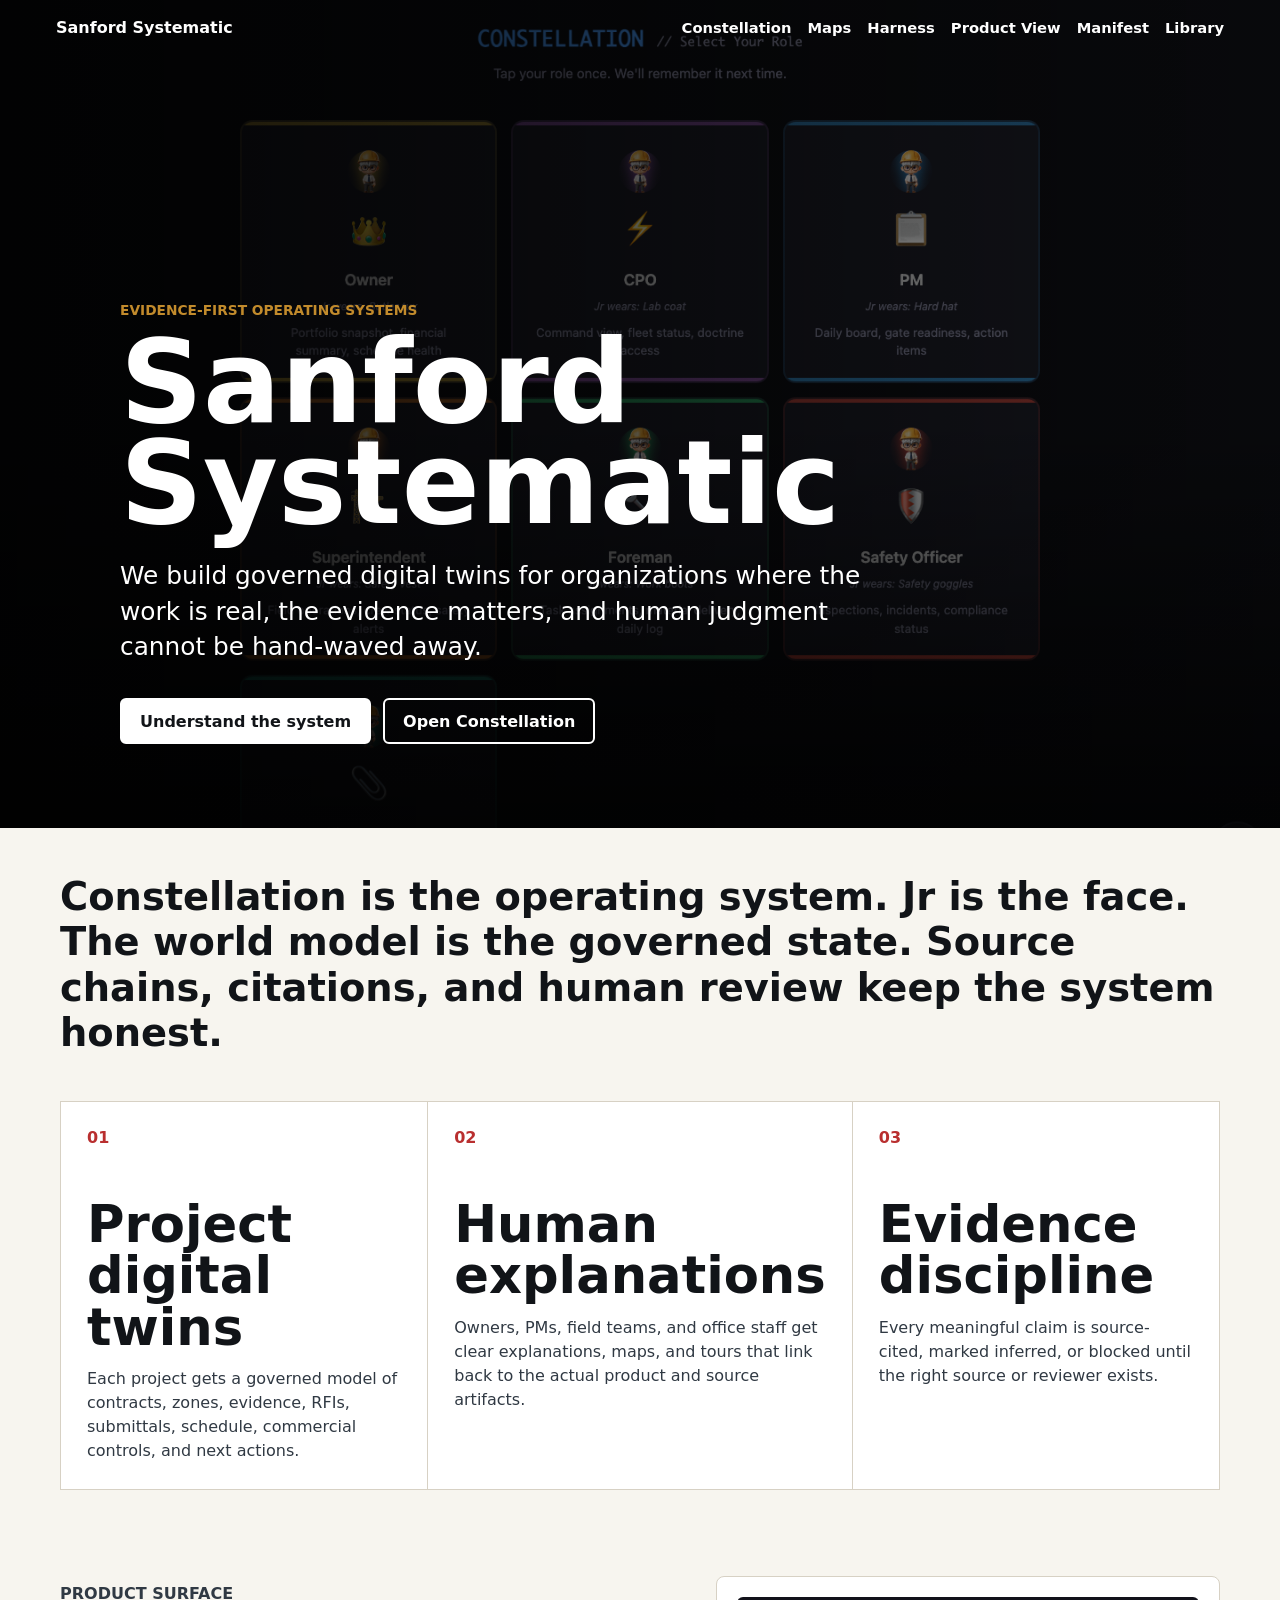
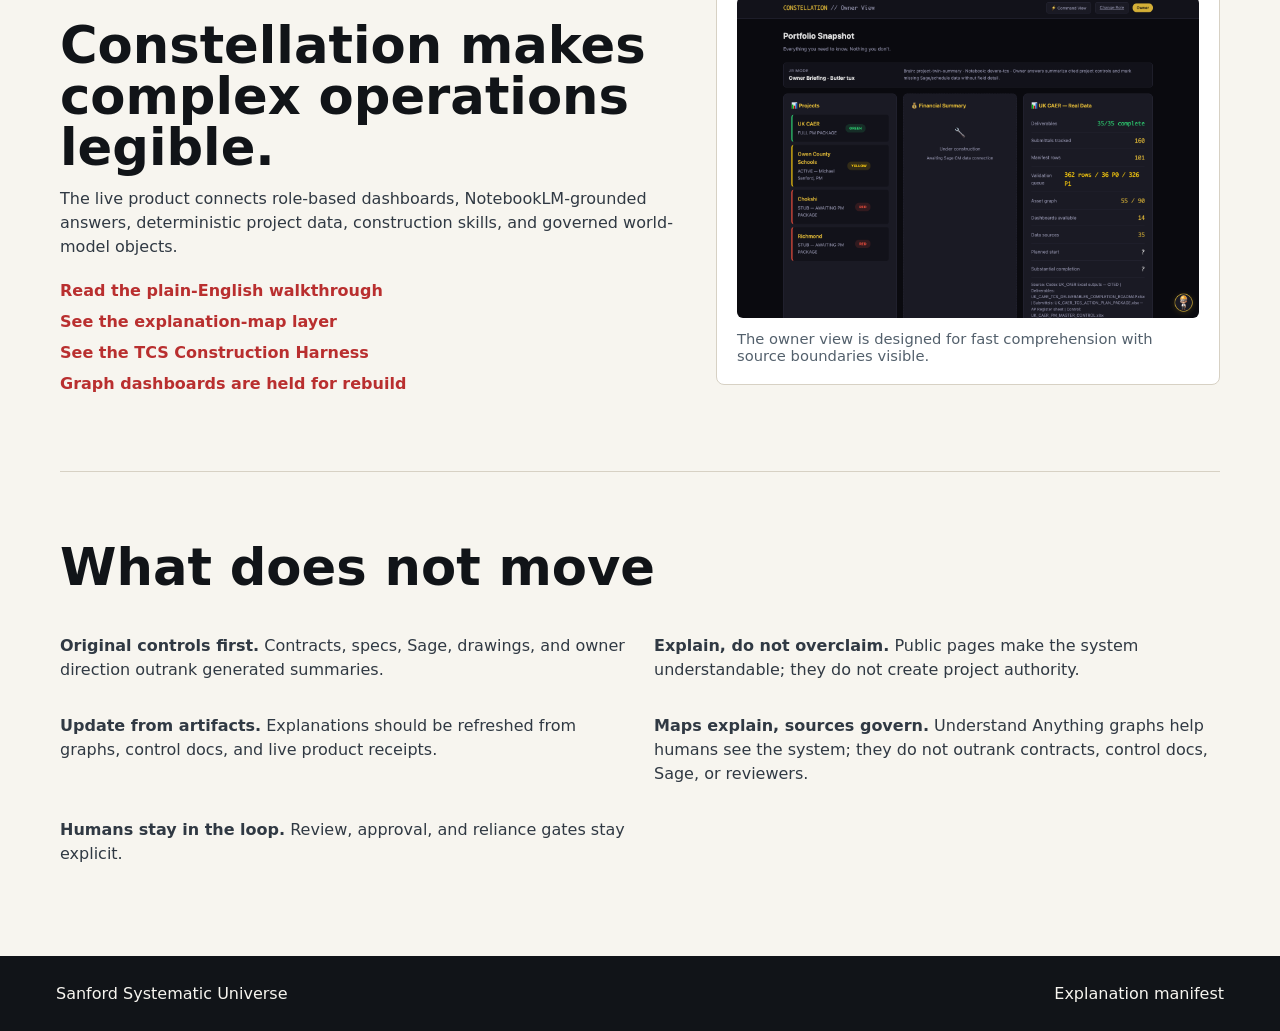
<file: index.html>
<!DOCTYPE html>
<html lang="en">
<head>
  <meta charset="utf-8">
  <meta name="viewport" content="width=device-width, initial-scale=1">
  <meta name="description" content="Sanford Systematic builds governed digital-twin operating systems for real work.">
  <meta property="og:title" content="Sanford Systematic">
  <meta property="og:description" content="Governed digital-twin operating systems for construction, operations, evidence, and human-AI work.">
  <meta property="og:image" content="assets/constellation-live-home.png">
  <title>Sanford Systematic</title>
  <link rel="icon" type="image/svg+xml" href="assets/favicon.svg">
  <link rel="stylesheet" href="styles.css">
</head>
<body>
  <header class="site-nav">
    <a class="brand" href="./">Sanford Systematic</a>
    <nav aria-label="Primary navigation">
      <a href="explain/constellation.html">Constellation</a>
      <a href="explain/understand-anything.html">Maps</a>
      <a href="explain/tcs-construction-harness.html">Harness</a>
      <a href="explain/constellation.html">Product View</a>
      <a href="manifest.html">Manifest</a>
      <a href="#library">Library</a>
    </nav>
  </header>

  <main>
    <section class="hero" aria-label="Sanford Systematic overview">
      <img src="assets/constellation-live-home.png" alt="Constellation live role-selection surface">
      <div class="hero-shade"></div>
      <div class="hero-copy">
        <p class="eyebrow">Evidence-first operating systems</p>
        <h1>Sanford Systematic</h1>
        <p>
          We build governed digital twins for organizations where the work is real,
          the evidence matters, and human judgment cannot be hand-waved away.
        </p>
        <div class="hero-actions">
          <a class="primary-action" href="explain/constellation.html">Understand the system</a>
          <a class="secondary-action" href="explain/constellation.html">Open Constellation</a>
        </div>
      </div>
    </section>

    <section class="statement">
      <p>
        Constellation is the operating system. Jr is the face. The world model is
        the governed state. Source chains, citations, and human review keep the
        system honest.
      </p>
    </section>

    <section class="work-grid" aria-label="What Sanford Systematic builds">
      <article>
        <span class="index">01</span>
        <h2>Project digital twins</h2>
        <p>Each project gets a governed model of contracts, zones, evidence, RFIs, submittals, schedule, commercial controls, and next actions.</p>
      </article>
      <article>
        <span class="index">02</span>
        <h2>Human explanations</h2>
        <p>Owners, PMs, field teams, and office staff get clear explanations, maps, and tours that link back to the actual product and source artifacts.</p>
      </article>
      <article>
        <span class="index">03</span>
        <h2>Evidence discipline</h2>
        <p>Every meaningful claim is source-cited, marked inferred, or blocked until the right source or reviewer exists.</p>
      </article>
    </section>

    <section class="product-band" id="constellation">
      <div>
        <p class="eyebrow">Product surface</p>
        <h2>Constellation makes complex operations legible.</h2>
        <p>
          The live product connects role-based dashboards, NotebookLM-grounded
          answers, deterministic project data, construction skills, and governed
          world-model objects.
        </p>
        <a class="text-link" href="explain/constellation.html">Read the plain-English walkthrough</a>
        <a class="text-link stacked" href="explain/understand-anything.html">See the explanation-map layer</a>
        <a class="text-link stacked" href="explain/tcs-construction-harness.html">See the TCS Construction Harness</a>
        <a class="text-link stacked" href="ua-dashboards/">Graph dashboards are held for rebuild</a>
      </div>
      <figure>
        <img src="assets/constellation-owner-view.png" alt="Constellation owner view showing project portfolio status and UK CAER source-backed data">
        <figcaption>The owner view is designed for fast comprehension with source boundaries visible.</figcaption>
      </figure>
    </section>

    <section class="principles" id="library">
      <h2>What does not move</h2>
      <div class="principle-list">
        <p><strong>Original controls first.</strong> Contracts, specs, Sage, drawings, and owner direction outrank generated summaries.</p>
        <p><strong>Explain, do not overclaim.</strong> Public pages make the system understandable; they do not create project authority.</p>
        <p><strong>Update from artifacts.</strong> Explanations should be refreshed from graphs, control docs, and live product receipts.</p>
        <p><strong>Maps explain, sources govern.</strong> Understand Anything graphs help humans see the system; they do not outrank contracts, control docs, Sage, or reviewers.</p>
        <p><strong>Humans stay in the loop.</strong> Review, approval, and reliance gates stay explicit.</p>
      </div>
    </section>
  </main>

  <footer>
    <span>Sanford Systematic Universe</span>
    <a href="manifest.html">Explanation manifest</a>
  </footer>
</body>
</html>
</file>
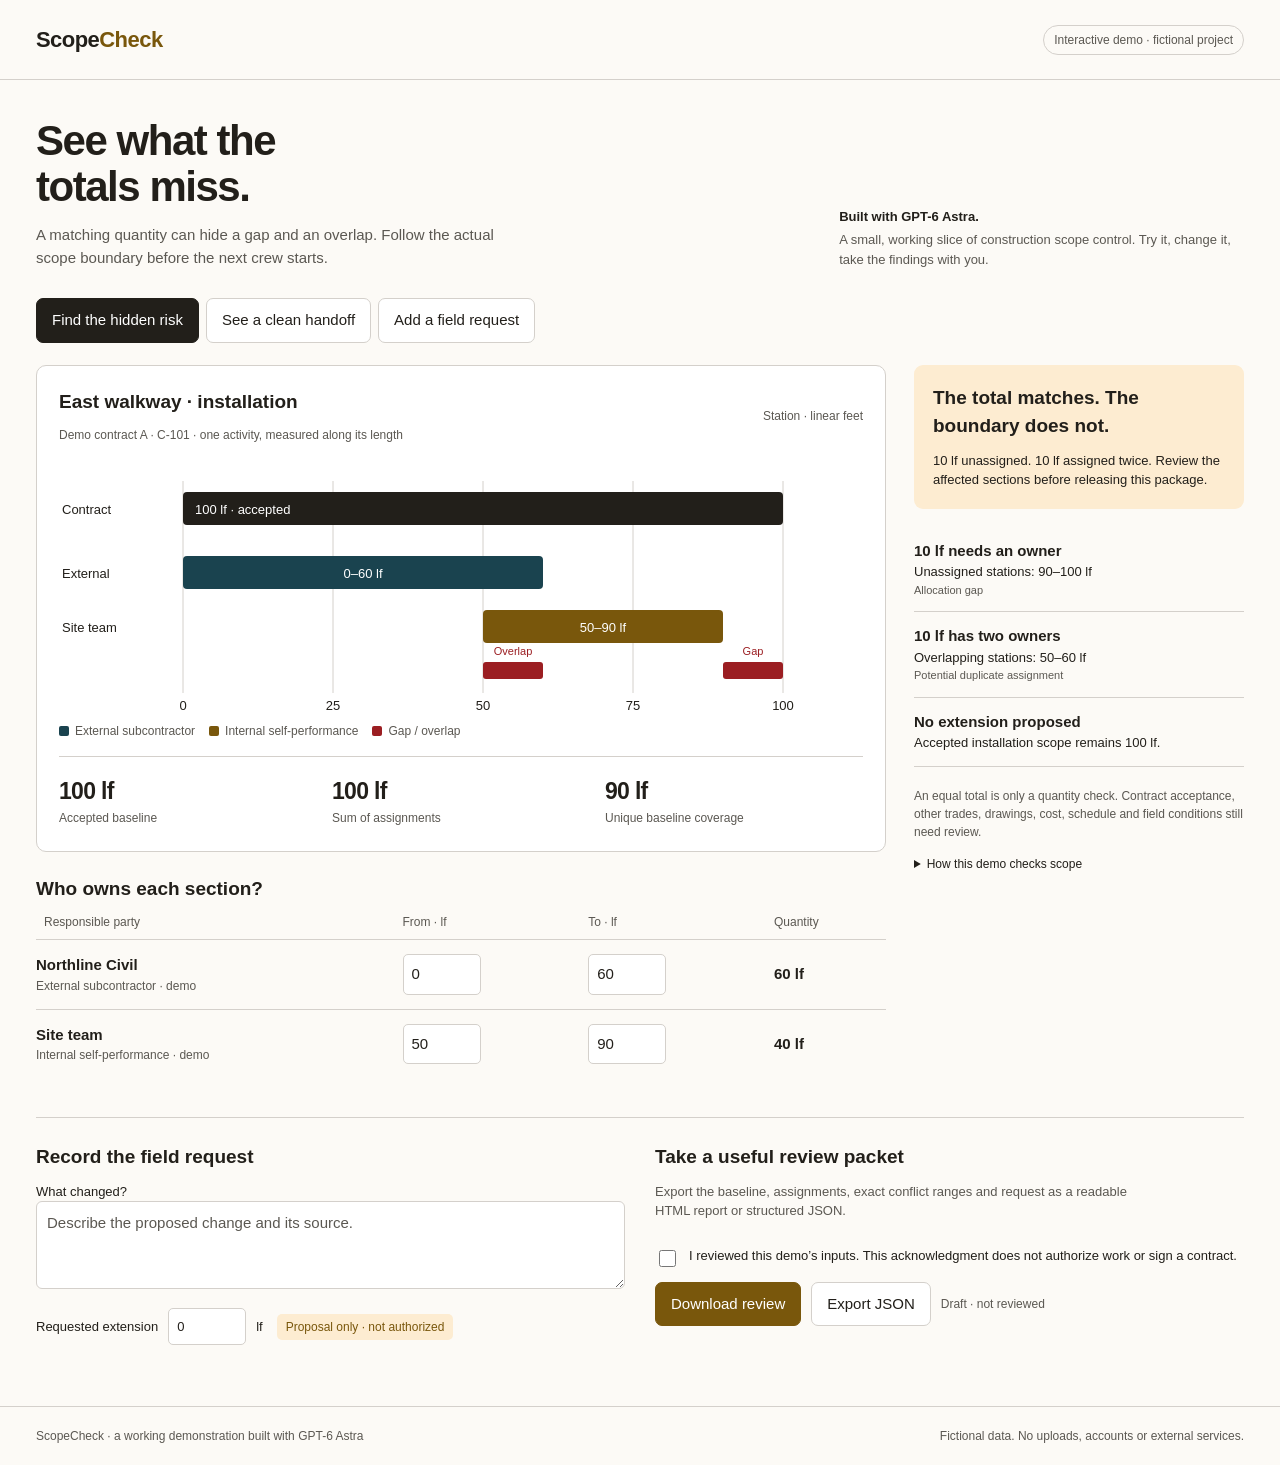
<file: scopecheck/index.html>
<!doctype html>
<html lang="en"><head><meta charset="utf-8"><meta name="viewport" content="width=device-width,initial-scale=1"><meta name="description" content="Spot hidden scope gaps, overlaps and proposed changes in an interactive construction demo built with GPT-6 Astra."><title>ScopeCheck — See what the totals miss</title>
<style>
:root{--bg:oklch(.985 .006 85);--paper:oklch(1 0 0);--ink:oklch(.24 .01 80);--muted:oklch(.46 .01 80);--line:oklch(.86 .009 80);--amber:oklch(.48 .095 80);--wash:oklch(.95 .04 80);--teal:oklch(.36 .05 220);--red:oklch(.45 .16 25);--green:oklch(.38 .09 155)}*{box-sizing:border-box}body{margin:0;background:var(--bg);color:var(--ink);font:15px/1.5 -apple-system,BlinkMacSystemFont,"Segoe UI",sans-serif}button,input,textarea{font:inherit}button,a,input,textarea{touch-action:manipulation}button{cursor:pointer;border:1px solid var(--line);border-radius:7px;padding:10px 15px;color:var(--ink);background:var(--paper);transition:background .18s,transform .18s}button:hover{background:var(--wash)}button:active{transform:translateY(1px)}button:disabled{opacity:.5;cursor:not-allowed}a{color:var(--teal)}:focus-visible{outline:3px solid var(--amber);outline-offset:3px}.skip{position:absolute;left:-1000px}.skip:focus{left:10px;top:10px;background:white;padding:10px;z-index:3}header{max-width:1380px;margin:auto;padding:23px 36px;display:flex;justify-content:space-between;align-items:center;border-bottom:1px solid var(--line);gap:15px}.brand{font-weight:750;font-size:22px;letter-spacing:-.025em}.brand span{color:var(--amber)}.demo{font-size:12px;color:var(--muted);border:1px solid var(--line);padding:5px 10px;border-radius:30px}main{max-width:1380px;margin:auto;padding:38px 36px 50px}.intro{display:flex;align-items:flex-end;justify-content:space-between;gap:36px;margin-bottom:29px}h1{font-size:42px;line-height:1.1;letter-spacing:-.035em;margin:0 0 14px;text-wrap:balance;max-width:19ch}h2{font-size:19px;margin:0 0 10px}h3{font-size:15px;margin:0 0 4px}p{max-width:70ch;text-wrap:pretty}.intro p{color:var(--muted);max-width:56ch;margin:0}.intro-note{max-width:230px;font-size:13px;flex-shrink:0}.intro-note strong{display:block;color:var(--ink);margin-bottom:4px}.scenarios{display:flex;gap:7px;flex-wrap:wrap;margin-bottom:22px}.scenarios button{transition:none}.scenarios button[aria-pressed=true]{color:white;background:var(--ink);border-color:var(--ink)}.workspace{display:grid;grid-template-columns:minmax(0,1fr) 330px;gap:28px}.drawing{background:var(--paper);border:1px solid var(--line);border-radius:10px;padding:22px 22px 10px;min-width:0}.drawing-head{display:flex;align-items:center;justify-content:space-between;gap:15px}.drawing-head p{font-size:12px;color:var(--muted);margin:0}.scale-note{font-size:12px;color:var(--muted)}svg{width:100%;height:auto;display:block;min-height:220px}svg text{font-family:inherit;fill:var(--ink);font-size:13px}.legend{display:flex;gap:14px;flex-wrap:wrap;font-size:12px;color:var(--muted);margin:0 0 16px}.legend span{display:flex;align-items:center;gap:6px}.swatch{width:10px;height:10px;border-radius:2px;display:inline-block}.facts{display:grid;grid-template-columns:repeat(3,minmax(0,1fr));gap:15px;border-top:1px solid var(--line);padding-top:17px;margin-bottom:14px}.facts strong{font-size:23px;display:block;letter-spacing:-.03em}.facts small{font-size:12px;color:var(--muted);display:block}.finding{background:var(--wash);padding:19px;border-radius:9px;margin-bottom:18px}.finding.good{background:oklch(.95 .025 155)}.finding p{font-size:13px;margin:8px 0 0}.findings-list{list-style:none;padding:0;margin:0}.findings-list li{padding:13px 0;border-bottom:1px solid var(--line);font-size:13px}.findings-list strong{display:block;font-size:15px}.finding-code{font-size:11px;color:var(--muted)}.limits{font-size:12px;color:var(--muted);margin-top:20px}.allocation{margin-top:23px}table{border-collapse:collapse;width:100%;text-align:left}th{font-size:12px;font-weight:500;color:var(--muted);padding:0 8px 8px}td{border-top:1px solid var(--line);padding:14px 8px}td:first-child{padding-left:0}td small{display:block;color:var(--muted);font-size:12px}input[type=number]{width:78px;max-width:100%;padding:8px;border:1px solid var(--line);border-radius:5px;background:var(--paper);color:var(--ink)}input:invalid,textarea:invalid{border-color:var(--red)}.measure{white-space:nowrap}.quantity{font-variant-numeric:tabular-nums;font-weight:650}.bottom{margin-top:26px;display:grid;grid-template-columns:minmax(0,1fr) minmax(0,1fr);gap:30px;border-top:1px solid var(--line);padding-top:25px}textarea{width:100%;min-height:88px;resize:vertical;padding:10px;border:1px solid var(--line);border-radius:6px;background:var(--paper);color:var(--ink)}label{display:block;font-size:13px}textarea::placeholder,input::placeholder{color:var(--muted)}.field-line{display:flex;align-items:center;gap:14px;margin-top:12px;flex-wrap:wrap}.field-line label{display:flex;align-items:center;gap:10px}.tag{font-size:12px;padding:4px 9px;background:var(--wash);border-radius:5px;color:var(--amber)}.review{display:flex;gap:10px;align-items:flex-start;padding:12px 0;font-size:13px}.review input{margin-top:4px;width:17px;height:17px;accent-color:var(--amber)}.primary{background:var(--amber);border-color:var(--amber);color:white}.primary:hover{background:oklch(.41 .08 80)}.export-row{display:flex;gap:10px;align-items:center;flex-wrap:wrap}.export-row span{font-size:12px;color:var(--muted)}#notice{font-size:13px;color:var(--red);min-height:20px;margin:10px 0 0}footer{max-width:1380px;margin:auto;border-top:1px solid var(--line);padding:20px 36px;display:flex;gap:18px;justify-content:space-between;font-size:12px;color:var(--muted)}details{margin-top:14px;font-size:12px;color:var(--muted)}summary{cursor:pointer;color:var(--ink)}.validity{font-size:13px;color:var(--red);margin-top:8px}.sr-only{position:absolute;width:1px;height:1px;overflow:hidden;clip-path:inset(50%)}@media(max-width:1050px){.workspace{grid-template-columns:minmax(0,1fr) 280px}.intro-note{display:none}main{padding:28px 24px}.drawing{padding:17px}.bottom{gap:20px}}@media(max-width:780px){.workspace{grid-template-columns:1fr}.intro{margin-bottom:24px}h1{font-size:34px;max-width:22ch}.bottom{grid-template-columns:1fr}header{padding:18px 20px}main{padding:26px 18px}.demo{max-width:165px;font-size:11px;text-align:center}.drawing{padding:15px 12px}.drawing-head{align-items:flex-start}svg{min-height:180px}.facts{gap:8px}.facts strong{font-size:20px}footer{padding:20px;flex-wrap:wrap}.scenarios button{font-size:13px;padding:9px 12px}td,th{padding-left:5px;padding-right:5px;font-size:13px}input[type=number]{width:61px}.measure{font-size:12px}table{table-layout:fixed}th:first-child{width:40%}.allocation td small{font-size:11px}}@media print{header,footer,.scenarios,button,.review{display:none}main{padding:0}.workspace,.bottom{display:block}.drawing{break-inside:avoid}.allocation{margin-bottom:20px}aside{margin-top:20px}}@media(prefers-reduced-motion:reduce){*{transition:none!important;scroll-behavior:auto!important}}
</style></head><body>
<a class="skip" href="#main">Skip to demo</a><header><div class="brand">Scope<span>Check</span></div><span class="demo">Interactive demo · fictional project</span></header>
<main id="main"><div class="intro"><div><h1>See what the totals miss.</h1><p>A matching quantity can hide a gap and an overlap. Follow the actual scope boundary before the next crew starts.</p></div><p class="intro-note"><strong>Built with GPT-6 Astra.</strong>A small, working slice of construction scope control. Try it, change it, take the findings with you.</p></div>
<div class="scenarios" role="group" aria-label="Try a scenario"><button data-scene="hidden" aria-pressed="true">Find the hidden risk</button><button data-scene="clean" aria-pressed="false">See a clean handoff</button><button data-scene="change" aria-pressed="false">Add a field request</button></div>
<div class="workspace"><div><section class="drawing" aria-labelledby="drawing-title"><div class="drawing-head"><div><h2 id="drawing-title">East walkway · installation</h2><p>Demo contract A · C-101 · one activity, measured along its length</p></div><span class="scale-note">Station · linear feet</span></div><svg id="diagram" viewBox="0 0 850 278" role="img" aria-labelledby="map-title map-desc"><title id="map-title">Scope allocation by station</title><desc id="map-desc"></desc><g id="map-content"></g></svg><div class="legend"><span><i class="swatch" style="background:var(--teal)"></i>External subcontractor</span><span><i class="swatch" style="background:var(--amber)"></i>Internal self-performance</span><span><i class="swatch" style="background:var(--red)"></i>Gap / overlap</span></div><div class="facts" aria-live="polite"><div><strong>100 lf</strong><small>Accepted baseline</small></div><div><strong id="assigned">100 lf</strong><small>Sum of assignments</small></div><div><strong id="covered">90 lf</strong><small>Unique baseline coverage</small></div></div></section>
<section class="allocation" aria-labelledby="allocation-title"><h2 id="allocation-title">Who owns each section?</h2><table><thead><tr><th>Responsible party</th><th>From · lf</th><th>To · lf</th><th>Quantity</th></tr></thead><tbody><tr><td><strong>Northline Civil</strong><small>External subcontractor · demo</small></td><td><input id="ext-start" aria-label="External start station" type="number" min="0" max="100" step="1" value="0"></td><td><input id="ext-end" aria-label="External end station" type="number" min="0" max="100" step="1" value="60"></td><td class="quantity" id="ext-total">60 lf</td></tr><tr><td><strong>Site team</strong><small>Internal self-performance · demo</small></td><td><input id="int-start" aria-label="Internal start station" type="number" min="0" max="100" step="1" value="50"></td><td><input id="int-end" aria-label="Internal end station" type="number" min="0" max="100" step="1" value="90"></td><td class="quantity" id="int-total">40 lf</td></tr></tbody></table><p id="validation" class="validity" role="status"></p></section></div>
<aside aria-label="Scope findings"><div class="finding" id="finding"><h2 id="finding-title">The total matches. The boundary does not.</h2><p id="finding-body"></p></div><ul class="findings-list" id="findings" aria-live="polite"></ul><p class="limits">An equal total is only a quantity check. Contract acceptance, other trades, drawings, cost, schedule and field conditions still need review.</p><details><summary>How this demo checks scope</summary><p>We compare both station ranges with the fixed 0–100 lf baseline. A gap has no assigned party; an overlap has two. Touching endpoints are a handoff, not an overlap. Additional requested length stays outside the baseline. This simplified geometry is calculated locally; it does not read or interpret a contract.</p></details></aside></div>
<div class="bottom"><section><h2>Record the field request</h2><label for="request">What changed?</label><textarea id="request" maxlength="2000" placeholder="Describe the proposed change and its source."></textarea><div class="field-line"><label for="extra">Requested extension <input id="extra" type="number" min="0" max="100" step="1" value="0"> lf</label><span class="tag">Proposal only · not authorized</span></div></section><section><h2>Take a useful review packet</h2><p style="font-size:13px;color:var(--muted);margin-top:0">Export the baseline, assignments, exact conflict ranges and request as a readable HTML report or structured JSON.</p><label class="review"><input id="reviewed" type="checkbox"><span>I reviewed this demo’s inputs. This acknowledgment does not authorize work or sign a contract.</span></label><div class="export-row"><button class="primary" id="export-report">Download review</button><button id="export-json">Export JSON</button><span id="review-state">Draft · not reviewed</span></div><p id="notice" role="status"></p></section></div>
</main><footer><span>ScopeCheck · a working demonstration built with GPT-6 Astra</span><span>Fictional data. No uploads, accounts or external services.</span></footer>
<script>
'use strict';
const $=id=>document.getElementById(id), NS='http://www.w3.org/2000/svg';
const scenes={hidden:{ext:[0,60],int:[50,90],extra:0,request:''},clean:{ext:[0,70],int:[70,100],extra:0,request:''},change:{ext:[0,70],int:[70,100],extra:25,request:'The owner asked for another 25 linear feet beyond the drawing boundary. No written change authorization has been provided.'}};
let scene='hidden';
const ids=['ext-start','ext-end','int-start','int-end','extra'];
function read(){const values=ids.map(id=>$(id).value===''?NaN:Number($(id).value));return {ext:values.slice(0,2),int:values.slice(2,4),extra:values[4],request:$('request').value,reviewed:$('reviewed').checked};}
function analyze(s){if([...s.ext,...s.int,s.extra].some(n=>!Number.isInteger(n)||n<0||n>100)||s.ext[0]>s.ext[1]||s.int[0]>s.int[1])return {valid:false};const points=[...new Set([0,100,...s.ext,...s.int])].sort((a,b)=>a-b),gaps=[],overlaps=[];for(let i=0;i<points.length-1;i++){let a=points[i],b=points[i+1],mid=(a+b)/2,n=[s.ext,s.int].filter(r=>r[0]<=mid&&mid<r[1]).length;if(n===0)gaps.push([a,b]);if(n===2)overlaps.push([a,b]);}const size=r=>r.reduce((n,[a,b])=>n+b-a,0);return {valid:true,assigned:s.ext[1]-s.ext[0]+s.int[1]-s.int[0],gap:size(gaps),overlap:size(overlaps),covered:100-size(gaps),gaps,overlaps};}
function svg(tag,attrs,text){let el=document.createElementNS(NS,tag);for(const [k,v] of Object.entries(attrs))el.setAttribute(k,v);if(text!==undefined)el.textContent=text;$('map-content').appendChild(el);return el;}
function draw(s,a){$('map-content').replaceChildren();if(!a.valid){$('map-desc').textContent='Enter valid station ranges to display the scope map.';svg('text',{x:25,y:130},'Enter valid station ranges to draw the scope.');return;}const width=Math.max(300,$('diagram').clientWidth),left=width<500?70:124;$('diagram').setAttribute('viewBox',`0 0 ${width} 278`);let max=Math.max(110,100+s.extra),x=v=>left+v/max*(width-left-20);for(let v=0;v<=max;v+=25){svg('line',{x1:x(v),x2:x(v),y1:37,y2:249,stroke:'var(--line)','stroke-width':1});svg('text',{x:x(v),y:266,'text-anchor':'middle'},v);}svg('text',{x:3,y:70},'Contract');svg('rect',{x:x(0),y:48,width:x(100)-x(0),height:33,rx:4,fill:'var(--ink)'});svg('text',{x:x(0)+12,y:70,style:'fill:white'},'100 lf · accepted');for(const [label,r,y,color] of [['External',s.ext,112,'var(--teal)'],['Site team',s.int,166,'var(--amber)']]){svg('text',{x:3,y:y+22},label);svg('rect',{x:x(r[0]),y,width:Math.max(0,x(r[1])-x(r[0])),height:33,rx:4,fill:color});if(x(r[1])-x(r[0])>=68)svg('text',{x:(x(r[0])+x(r[1]))/2,y:y+22,'text-anchor':'middle',style:'fill:white'},r[0]+'–'+r[1]+' lf');}for(const [ranges,kind] of [[a.gaps,'Gap'],[a.overlaps,'Overlap']])for(const [b,e] of ranges){svg('rect',{x:x(b),y:218,width:x(e)-x(b),height:17,rx:3,fill:'var(--red)'});svg('text',{x:(x(b)+x(e))/2,y:211,'text-anchor':'middle',style:'fill:var(--red);font-size:11px'},kind);}if(s.extra){svg('rect',{x:x(100),y:48,width:x(100+s.extra)-x(100),height:33,rx:4,fill:'var(--wash)',stroke:'var(--amber)','stroke-width':2,'stroke-dasharray':'4 3'});svg('text',{x:(x(100)+x(100+s.extra))/2,y:70,'text-anchor':'middle'},'+'+s.extra+' lf');svg('text',{x:x(100+s.extra),y:99,'text-anchor':'end',style:'font-size:11px'},'Requested · excluded');}$('map-desc').textContent=`Accepted baseline 100 linear feet. Assigned ${a.assigned}, unique coverage ${a.covered}, gap ${a.gap}, overlap ${a.overlap}, proposed extension ${s.extra}.`;}
function rangeText(ranges){return ranges.map(r=>r.join('–')+' lf').join(', ');}
function finding(title,body,code){let li=document.createElement('li'),h=document.createElement('strong'),p=document.createElement('span');h.textContent=title;p.textContent=body;li.append(h,p);if(code){let c=document.createElement('div');c.className='finding-code';c.textContent=code;li.append(c);}$('findings').append(li);}
function render(){let s=read(),a=analyze(s);draw(s,a);$('validation').textContent=a.valid?'':'Use whole numbers from 0 to 100. Each start must be at or before its end.';$('export-report').disabled=$('export-json').disabled=!a.valid;$('findings').replaceChildren();$('review-state').textContent=s.reviewed?'Inputs reviewed · still a draft':'Draft · not reviewed';if(!a.valid){$('finding').classList.remove('good');$('assigned').textContent=$('covered').textContent='—';$('ext-total').textContent=$('int-total').textContent='—';$('finding-title').textContent='Check the station ranges.';$('finding-body').textContent='The map and exports wait for valid inputs.';return;}$('assigned').textContent=a.assigned+' lf';$('covered').textContent=a.covered+' lf';$('ext-total').textContent=(s.ext[1]-s.ext[0])+' lf';$('int-total').textContent=(s.int[1]-s.int[0])+' lf';$('finding').classList.toggle('good',!a.gap&&!a.overlap&&!s.extra);$('finding-title').textContent=a.gap&&a.overlap&&a.assigned===100?'The total matches. The boundary does not.':a.gap||a.overlap?'Resolve the allocation boundary.':s.extra?'The request is outside the baseline.':'A clean quantity handoff.';$('finding-body').textContent=a.gap||a.overlap?`${a.gap} lf unassigned. ${a.overlap} lf assigned twice. Review the affected sections before releasing this package.`:s.extra?`The requested ${s.extra} lf does not increase accepted scope. Seek a documented decision before assigning it.`:'The two ranges cover the 100 lf baseline exactly once. Other release requirements still apply.';if(a.gap)finding(a.gap+' lf needs an owner','Unassigned stations: '+rangeText(a.gaps),'Allocation gap');if(a.overlap)finding(a.overlap+' lf has two owners','Overlapping stations: '+rangeText(a.overlaps),'Potential duplicate assignment');if(!a.gap&&!a.overlap)finding('100 lf covered once','The endpoints meet without a gap or overlap.','Quantity coverage only');if(s.extra)finding('+'+s.extra+' lf proposed','Requested stations: 100–'+(100+s.extra)+' lf. Authorization is missing.','Change review required');else finding('No extension proposed','Accepted installation scope remains 100 lf.');}
function edit(){if($('reviewed').checked)$('notice').textContent='Inputs changed. Please review the revised packet.';$('reviewed').checked=false;scene='custom';document.querySelectorAll('[data-scene]').forEach(b=>b.setAttribute('aria-pressed','false'));render();}
ids.forEach(id=>$(id).addEventListener('input',edit));$('request').addEventListener('input',edit);$('reviewed').addEventListener('change',render);
document.querySelectorAll('[data-scene]').forEach(b=>b.onclick=()=>{scene=b.dataset.scene;const s=scenes[scene];[...s.ext,...s.int,s.extra].forEach((v,i)=>$(ids[i]).value=v);$('request').value=s.request;$('reviewed').checked=false;$('notice').textContent='';document.querySelectorAll('[data-scene]').forEach(x=>x.setAttribute('aria-pressed',String(x===b)));render();});
function packet(){const s=read(),a=analyze(s);if(!a.valid)return null;return {schema:'scopecheck.demo.v1',created_at:new Date().toISOString(),demonstration:true,project:'Fictional east walkway',activity:'Walkway installation',unit:'linear feet',accepted_baseline:{start:0,end:100,quantity:100,reference:'Demo contract A / C-101; fictional'},allocations:[{party:'Northline Civil',type:'external_subcontractor',start:s.ext[0],end:s.ext[1]},{party:'Site team',type:'internal_self_performance',start:s.int[0],end:s.int[1]}],findings:a,proposal:{additional_quantity:s.extra,description:s.request,authorization:'not_provided',included_in_baseline:false},review:{input_acknowledgment:s.reviewed?'reviewed':'not_reviewed',signature:'not_signed',work_release:'not_authorized'},limitations:['Simplified one-dimensional quantity check for one activity.','No source document ingestion, contract interpretation, cost or schedule assessment.','No real client data or external model service. Built with GPT-6 Astra.']};}
const escapeHTML=s=>String(s).replace(/[&<>"']/g,c=>({'&':'&amp;','<':'&lt;','>':'&gt;','"':'&quot;',"'":'&#39;'}[c]));
function download(kind){const p=packet();if(!p)return;let body=JSON.stringify(p,null,2),mime='application/json',ext='json';if(kind==='report'){mime='text/html';ext='html';const a=p.findings;body='<!doctype html><html lang="en"><meta charset="utf-8"><title>ScopeCheck review — fictional demo</title><style>body{font:16px/1.6 system-ui;max-width:850px;margin:40px auto;padding:20px;color:#222}pre{white-space:pre-wrap;overflow-wrap:anywhere;background:#f5f5f2;padding:20px}h1{line-height:1.2}dt{font-weight:700}dd{margin:0 0 12px}</style><h1>ScopeCheck review</h1><p>Fictional demonstration · '+escapeHTML(p.created_at)+'</p><p><strong>Draft. No work authorized. No signature recorded.</strong></p><dl><dt>Accepted baseline</dt><dd>100 linear feet</dd><dt>Assignments / unique coverage</dt><dd>'+a.assigned+' / '+a.covered+' linear feet</dd><dt>Unassigned stations</dt><dd>'+escapeHTML(rangeText(a.gaps)||'None')+'</dd><dt>Overlapping stations</dt><dd>'+escapeHTML(rangeText(a.overlaps)||'None')+'</dd><dt>Proposed additional scope</dt><dd>'+p.proposal.additional_quantity+' linear feet; excluded from baseline</dd><dt>Field request</dt><dd>'+escapeHTML(p.proposal.description||'None entered')+'</dd><dt>Input acknowledgment</dt><dd>'+escapeHTML(p.review.input_acknowledgment)+'</dd></dl><h2>Complete review data</h2><pre>'+escapeHTML(JSON.stringify(p,null,2))+'</pre></html>'; }let url=URL.createObjectURL(new Blob([body],{type:mime})),a=document.createElement('a');a.href=url;a.download='ScopeCheck-demo-review.'+ext;a.click();setTimeout(()=>URL.revokeObjectURL(url),1000);$('notice').textContent='Download prepared. The packet remains a fictional draft.';}
$('export-report').onclick=()=>download('report');$('export-json').onclick=()=>download('json');window.addEventListener('resize',render);render();
</script></body></html>
</file>
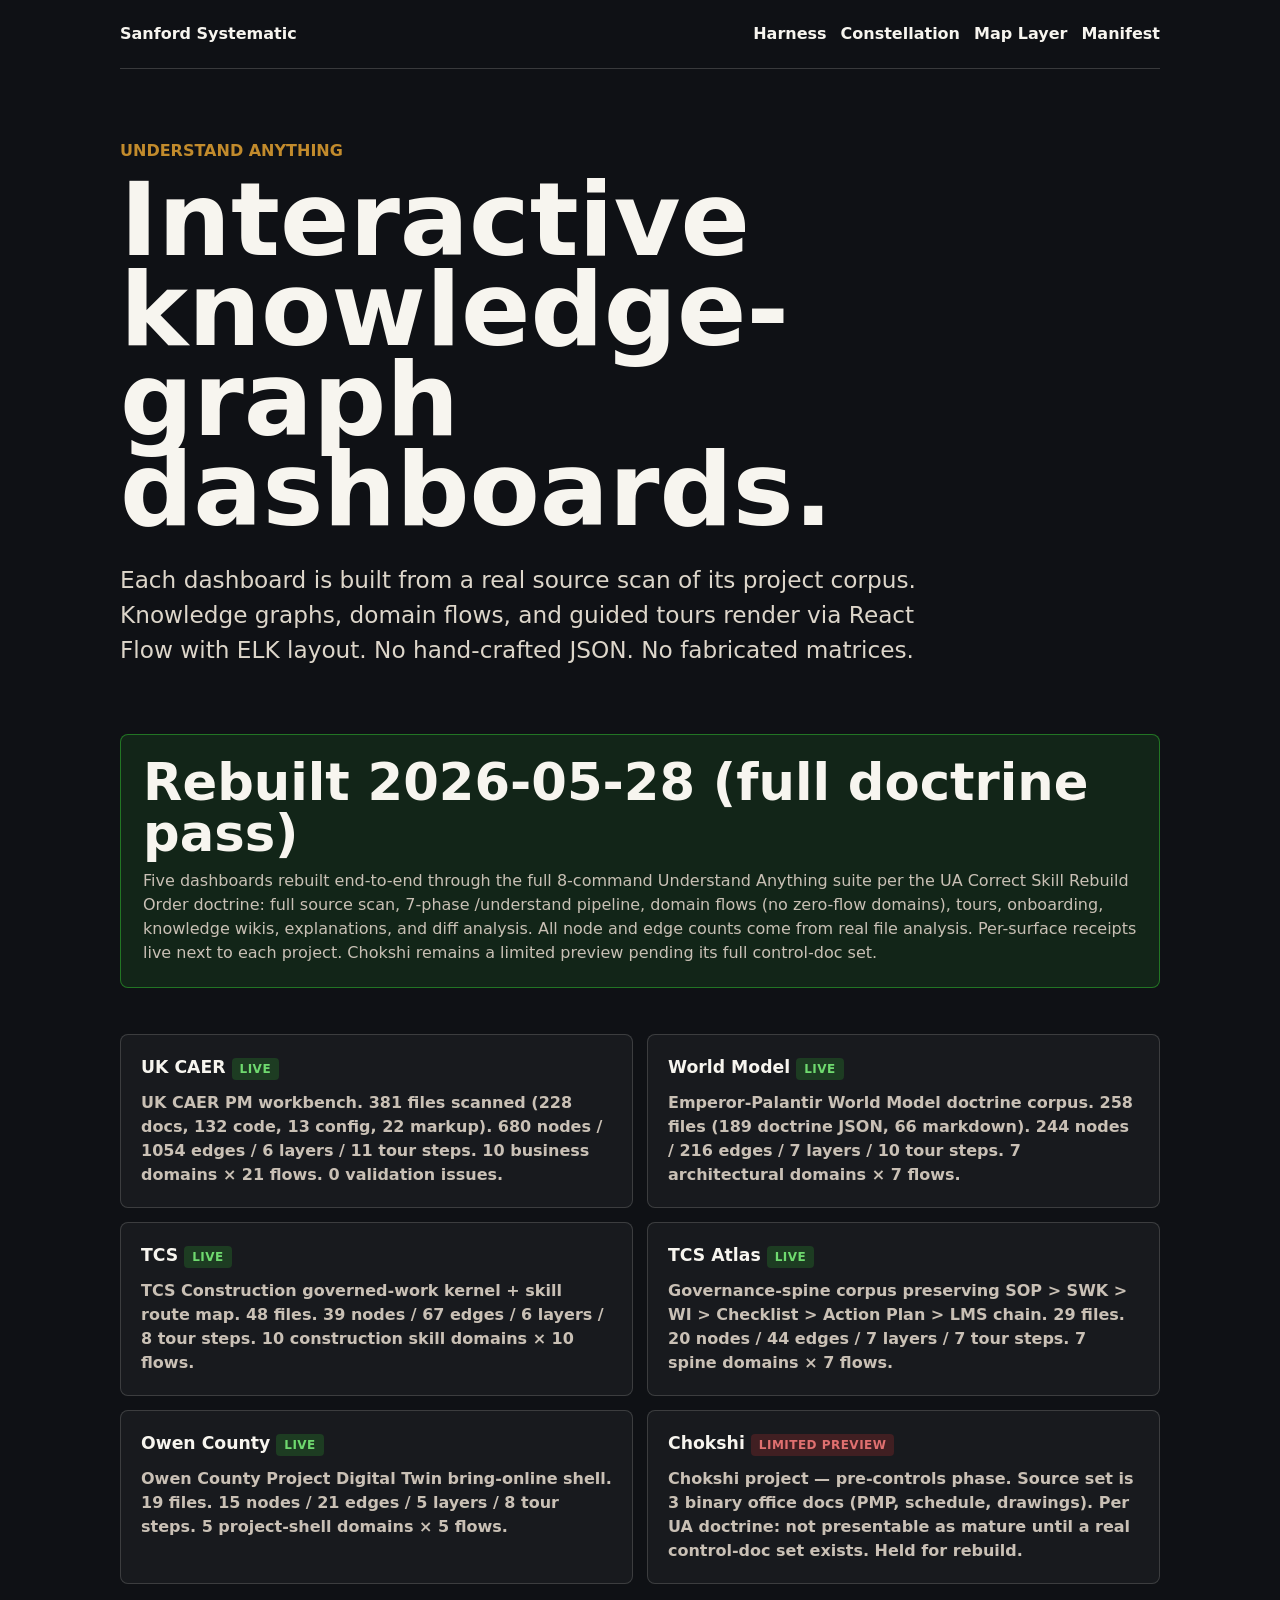
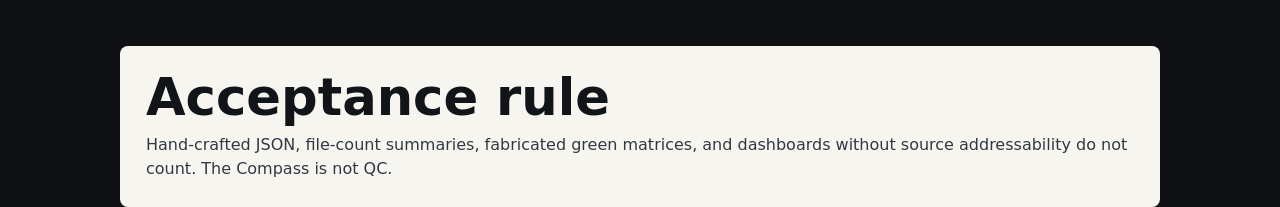
<file: ua-dashboards/index.html>
<!DOCTYPE html>
<html lang="en">
<head>
  <meta charset="UTF-8">
  <meta name="viewport" content="width=device-width, initial-scale=1.0">
  <title>Understand Anything Dashboards | Sanford Systematic</title>
  <link rel="icon" type="image/svg+xml" href="../assets/favicon.svg">
  <style>
    :root { color-scheme: dark; }
    body {
      margin: 0;
      background: #0f1115;
      color: #f7f5ef;
      font-family: ui-sans-serif, system-ui, -apple-system, BlinkMacSystemFont, "Segoe UI", sans-serif;
      line-height: 1.5;
    }
    header, main {
      width: min(1040px, calc(100% - 36px));
      margin: 0 auto;
    }
    header {
      display: flex;
      flex-wrap: wrap;
      justify-content: space-between;
      gap: 14px;
      padding: 22px 0;
      border-bottom: 1px solid rgba(247,245,239,.18);
    }
    a { color: inherit; text-decoration: none; font-weight: 800; }
    nav { display: flex; flex-wrap: wrap; gap: 14px; }
    .hero { padding: 70px 0 38px; }
    .eyebrow { color: #c28b2c; font-weight: 900; text-transform: uppercase; }
    h1 { max-width: 880px; margin: 12px 0 0; font-size: clamp(3rem, 8vw, 6.8rem); line-height: .88; }
    .lead { max-width: 820px; margin-top: 28px; font-size: clamp(1.12rem, 2vw, 1.45rem); color: #ddd6ca; }
    .status {
      margin: 28px 0 46px;
      padding: 22px;
      border: 1px solid rgba(44,160,44,.65);
      border-radius: 8px;
      background: rgba(44,160,44,.14);
    }
    .grid { display: grid; grid-template-columns: repeat(2, minmax(0, 1fr)); gap: 14px; margin-bottom: 62px; }
    article {
      padding: 20px;
      border: 1px solid rgba(247,245,239,.16);
      border-radius: 8px;
      background: rgba(255,255,255,.04);
      transition: border-color .2s;
    }
    article:hover { border-color: rgba(194,139,44,.6); }
    article a { display: block; }
    h2, h3, p { margin: 0; }
    h2 { font-size: clamp(1.8rem, 4vw, 3.2rem); line-height: 1; }
    h3 { font-size: 1.08rem; }
    article p, .status p { margin-top: 10px; color: #c9c0b5; }
    .badge {
      display: inline-block;
      padding: 2px 8px;
      border-radius: 4px;
      font-size: .75rem;
      font-weight: 700;
      text-transform: uppercase;
      letter-spacing: .04em;
    }
    .live { background: rgba(44,160,44,.25); color: #6fda6f; }
    .held { background: rgba(185,47,47,.25); color: #e07070; }
    .rule { margin-top: 42px; padding: 26px; border-radius: 8px; background: #f7f5ef; color: #111418; }
    .rule p { margin-top: 10px; color: #303943; }
    @media (max-width: 760px) { .grid { grid-template-columns: 1fr; } }
  </style>
</head>
<body>
  <header>
    <a href="../">Sanford Systematic</a>
    <nav aria-label="Primary navigation">
      <a href="../explain/tcs-construction-harness.html">Harness</a>
      <a href="../explain/constellation.html">Constellation</a>
      <a href="../explain/understand-anything.html">Map Layer</a>
      <a href="../manifest.html">Manifest</a>
    </nav>
  </header>

  <main>
    <section class="hero">
      <p class="eyebrow">Understand Anything</p>
      <h1>Interactive knowledge-graph dashboards.</h1>
      <p class="lead">
        Each dashboard is built from a real source scan of its project corpus.
        Knowledge graphs, domain flows, and guided tours render via React Flow
        with ELK layout. No hand-crafted JSON. No fabricated matrices.
      </p>
    </section>

    <section class="status">
      <h2>Rebuilt 2026-05-28 (full doctrine pass)</h2>
      <p>
        Five dashboards rebuilt end-to-end through the full 8-command Understand
        Anything suite per the UA Correct Skill Rebuild Order doctrine: full source
        scan, 7-phase /understand pipeline, domain flows (no zero-flow domains),
        tours, onboarding, knowledge wikis, explanations, and diff analysis. All
        node and edge counts come from real file analysis. Per-surface receipts
        live next to each project. Chokshi remains a limited preview pending its
        full control-doc set.
      </p>
    </section>

    <section class="grid" aria-label="Dashboard directory">
      <article>
        <a href="uk-caer/">
          <h3>UK CAER <span class="badge live">Live</span></h3>
          <p>UK CAER PM workbench. 381 files scanned (228 docs, 132 code, 13 config, 22 markup).
             680 nodes / 1054 edges / 6 layers / 11 tour steps.
             10 business domains × 21 flows. 0 validation issues.</p>
        </a>
      </article>
      <article>
        <a href="world-model/">
          <h3>World Model <span class="badge live">Live</span></h3>
          <p>Emperor-Palantir World Model doctrine corpus. 258 files (189 doctrine JSON, 66 markdown).
             244 nodes / 216 edges / 7 layers / 10 tour steps.
             7 architectural domains × 7 flows.</p>
        </a>
      </article>
      <article>
        <a href="tcs/">
          <h3>TCS <span class="badge live">Live</span></h3>
          <p>TCS Construction governed-work kernel + skill route map. 48 files.
             39 nodes / 67 edges / 6 layers / 8 tour steps.
             10 construction skill domains × 10 flows.</p>
        </a>
      </article>
      <article>
        <a href="tcs-atlas/">
          <h3>TCS Atlas <span class="badge live">Live</span></h3>
          <p>Governance-spine corpus preserving SOP &gt; SWK &gt; WI &gt; Checklist &gt; Action Plan &gt; LMS chain.
             29 files. 20 nodes / 44 edges / 7 layers / 7 tour steps.
             7 spine domains × 7 flows.</p>
        </a>
      </article>
      <article>
        <a href="owen-county/">
          <h3>Owen County <span class="badge live">Live</span></h3>
          <p>Owen County Project Digital Twin bring-online shell. 19 files.
             15 nodes / 21 edges / 5 layers / 8 tour steps.
             5 project-shell domains × 5 flows.</p>
        </a>
      </article>
      <article>
        <a href="chokshi/">
          <h3>Chokshi <span class="badge held">Limited preview</span></h3>
          <p>Chokshi project — pre-controls phase. Source set is 3 binary office docs (PMP, schedule, drawings).
             Per UA doctrine: not presentable as mature until a real control-doc set exists. Held for rebuild.</p>
        </a>
      </article>
    </section>

    <section class="rule">
      <h2>Acceptance rule</h2>
      <p>
        Hand-crafted JSON, file-count summaries, fabricated green matrices, and
        dashboards without source addressability do not count. The Compass is not QC.
      </p>
    </section>
  </main>
</body>
</html>
</file>
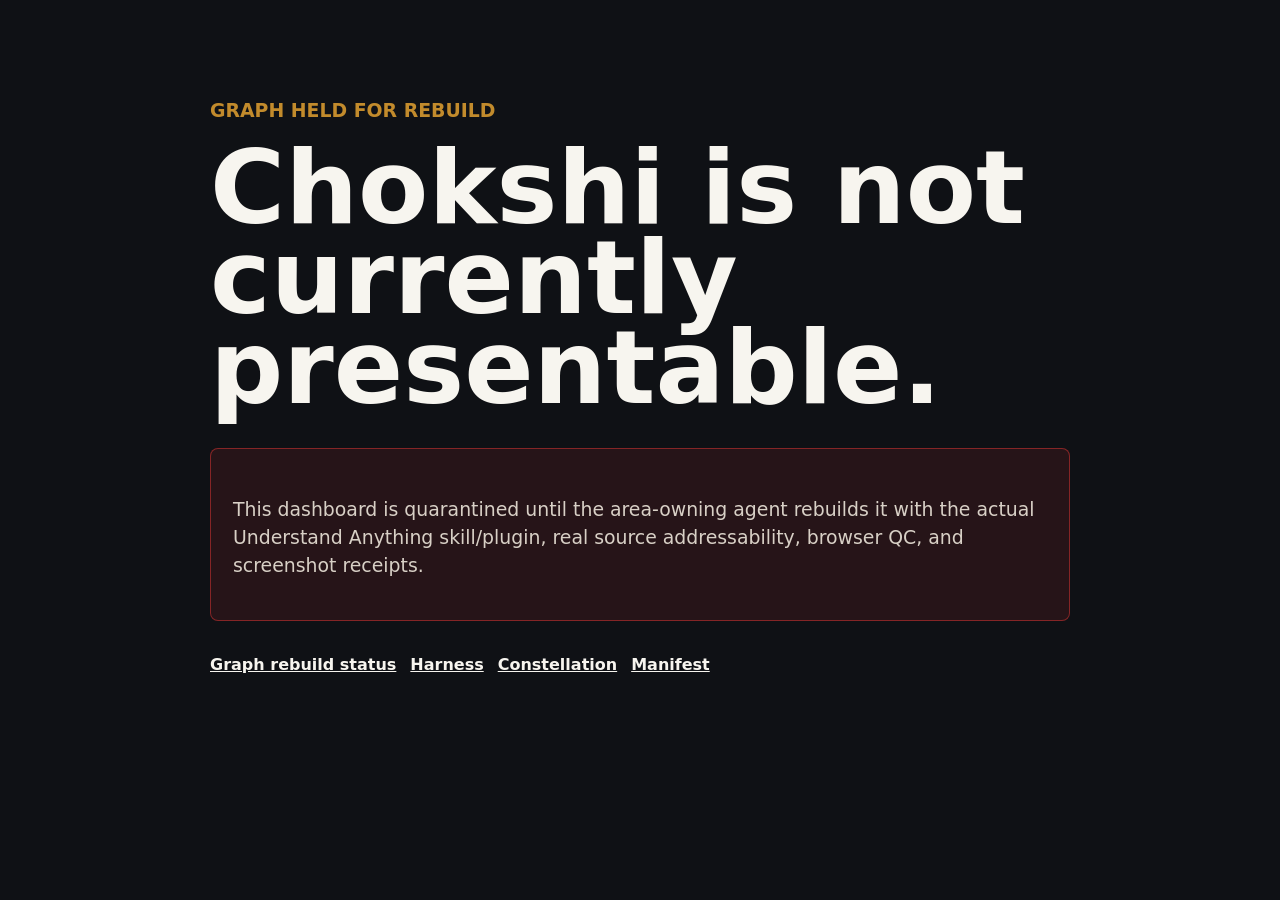
<file: ua-dashboards/chokshi/index.html>
<!DOCTYPE html>
<html lang="en">
<head>
  <meta charset="UTF-8">
  <meta name="viewport" content="width=device-width, initial-scale=1.0">
  <title>Chokshi Graph Held | Sanford Systematic</title>
  <link rel="icon" type="image/svg+xml" href="../favicon.svg">
  <style>
    body { margin: 0; background: #0f1115; color: #f7f5ef; font-family: ui-sans-serif, system-ui, -apple-system, BlinkMacSystemFont, "Segoe UI", sans-serif; }
    main { width: min(860px, calc(100% - 36px)); margin: 0 auto; padding: 72px 0; }
    a { color: inherit; font-weight: 800; }
    .eyebrow { color: #c28b2c; font-weight: 900; text-transform: uppercase; }
    h1 { margin: 12px 0 0; font-size: clamp(3rem, 8vw, 6.4rem); line-height: .88; }
    p { margin-top: 24px; color: #d8d0c6; font-size: 1.18rem; line-height: 1.5; }
    .box { margin-top: 34px; padding: 22px; border: 1px solid rgba(185,47,47,.65); border-radius: 8px; background: rgba(185,47,47,.14); }
    nav { display: flex; flex-wrap: wrap; gap: 14px; margin-top: 34px; }
  </style>
</head>
<body>
  <main>
    <p class="eyebrow">Graph held for rebuild</p>
    <h1>Chokshi is not currently presentable.</h1>
    <div class="box">
      <p>This dashboard is quarantined until the area-owning agent rebuilds it with the actual Understand Anything skill/plugin, real source addressability, browser QC, and screenshot receipts.</p>
    </div>
    <nav aria-label="Recovery navigation">
      <a href="../">Graph rebuild status</a>
      <a href="../../explain/tcs-construction-harness.html">Harness</a>
      <a href="../../explain/constellation.html">Constellation</a>
      <a href="../../manifest.html">Manifest</a>
    </nav>
  </main>
</body>
</html>
</file>
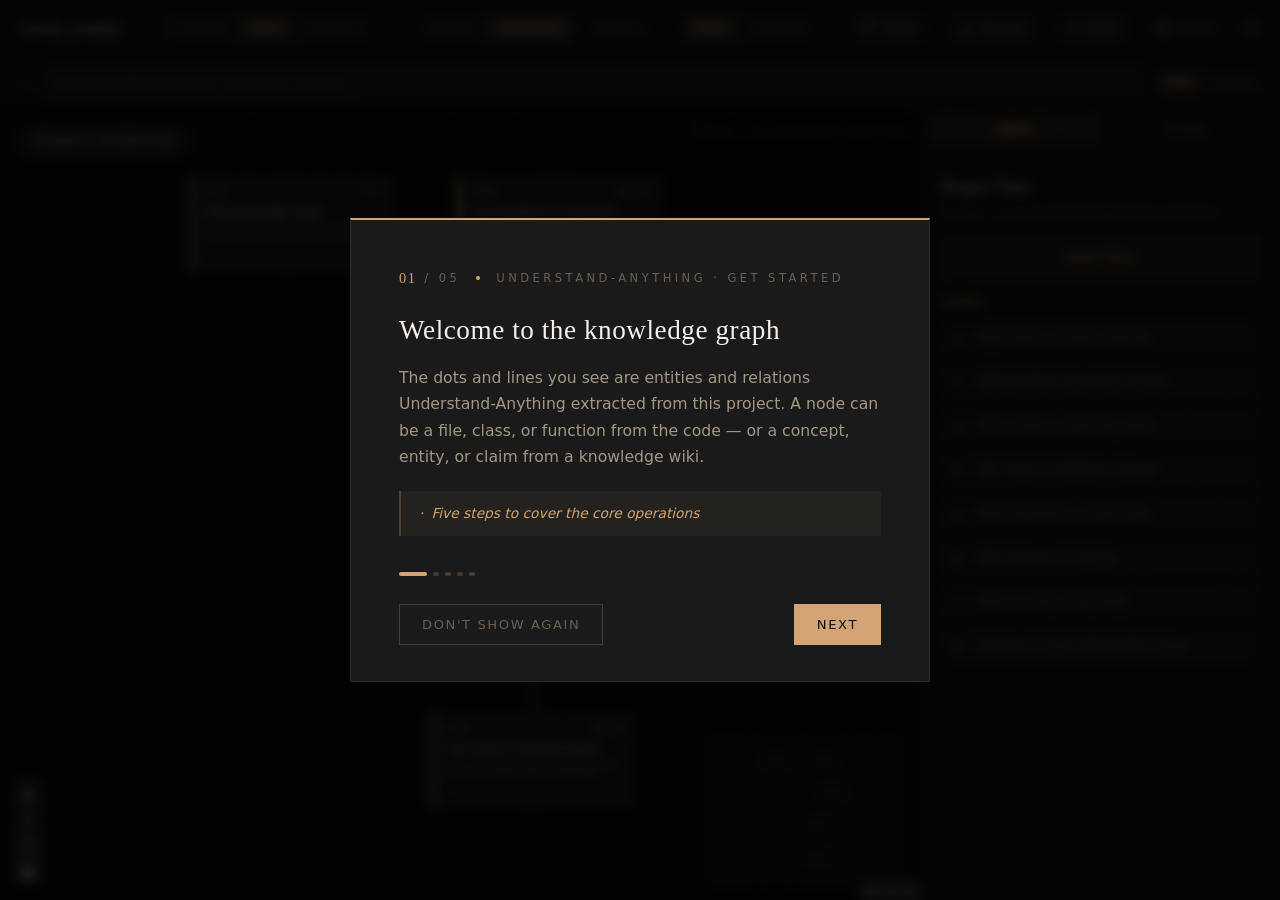
<file: ua-dashboards/owen-county/index.html>
<!DOCTYPE html>
<html lang="en">
<head>
  <meta charset="UTF-8">
  <meta name="viewport" content="width=device-width, initial-scale=1.0">
  <title>Owen County | Understand Anything | Sanford Systematic</title>
  <link rel="icon" type="image/svg+xml" href="favicon.svg">
  <link rel="stylesheet" href="assets/index-B7EUxEdZ.css">
  <link rel="stylesheet" href="assets/xyflow-BZV40eAE.css">
</head>
<body>
  <div id="root"></div>
  <script type="module" src="assets/index-DJVbpyht.js"></script>
</body>
</html>
</file>
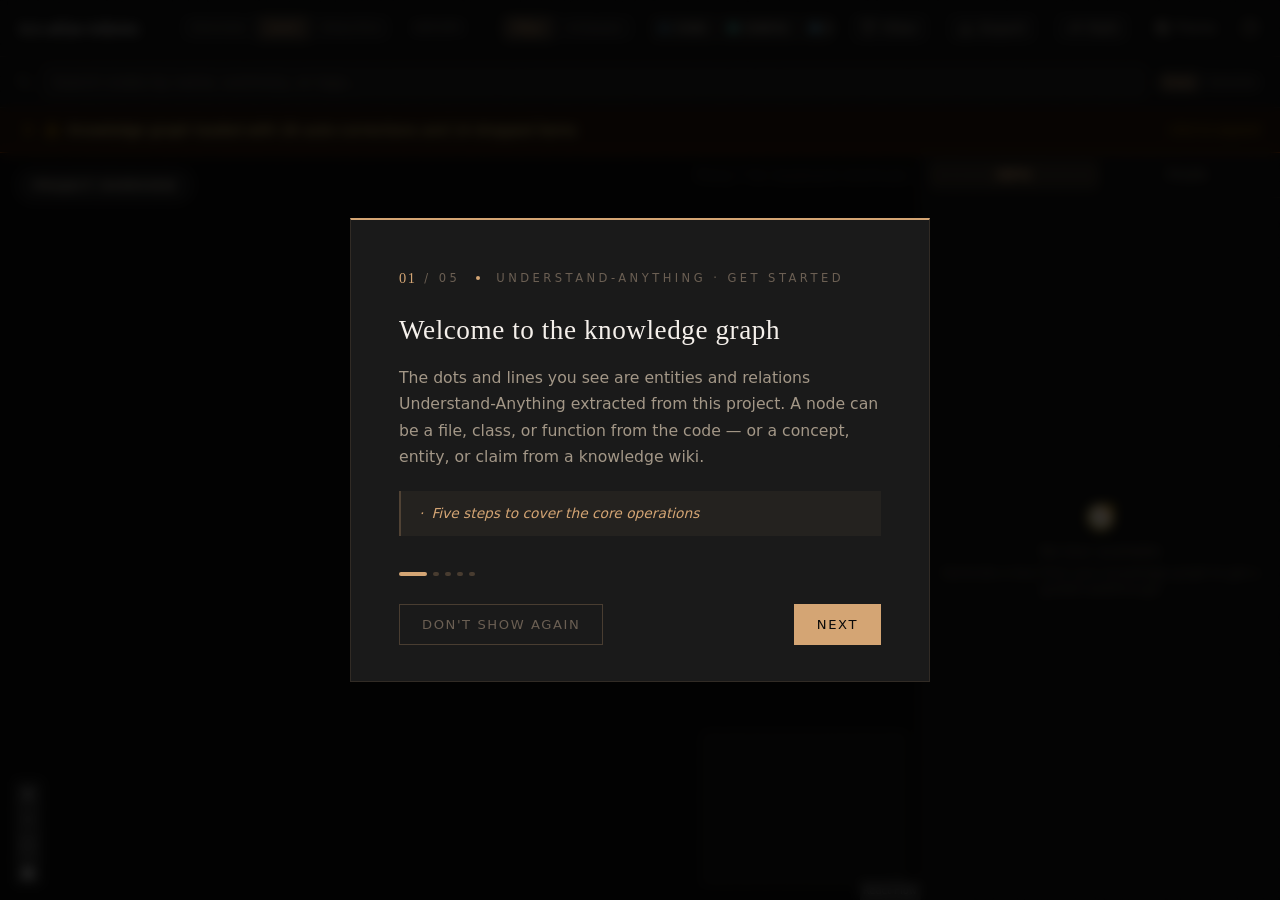
<file: ua-dashboards/tcs-atlas/index.html>
<!DOCTYPE html>
<html lang="en">
<head>
  <meta charset="UTF-8">
  <meta name="viewport" content="width=device-width, initial-scale=1.0">
  <title>TCS Atlas | Understand Anything | Sanford Systematic</title>
  <link rel="icon" type="image/svg+xml" href="favicon.svg">
  <link rel="stylesheet" href="assets/index-B7EUxEdZ.css">
  <link rel="stylesheet" href="assets/xyflow-BZV40eAE.css">
</head>
<body>
  <div id="root"></div>
  <script type="module" src="assets/index-DJVbpyht.js"></script>
</body>
</html>
</file>
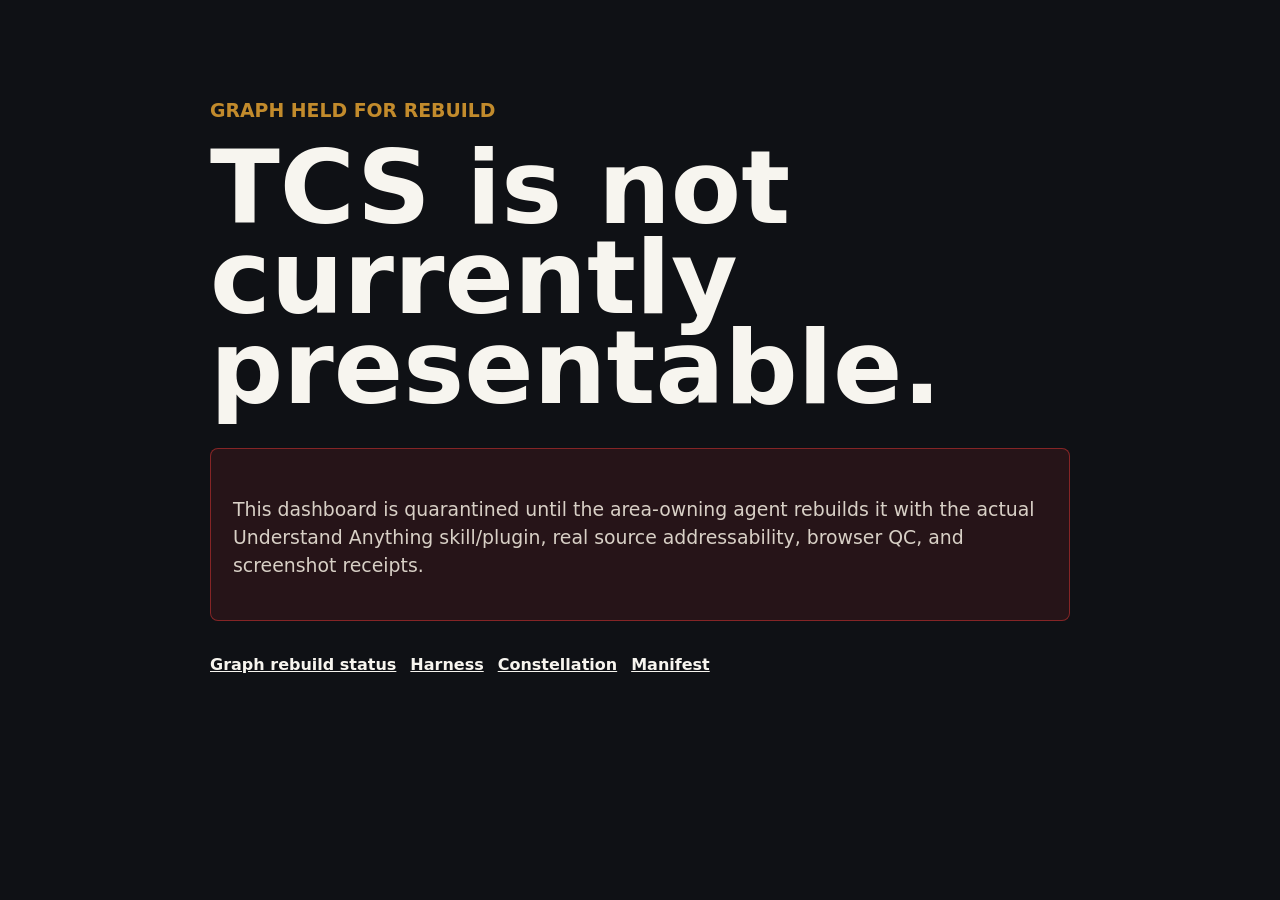
<file: ua-dashboards/tcs/index.html>
<!DOCTYPE html>
<html lang="en">
<head>
  <meta charset="UTF-8">
  <meta name="viewport" content="width=device-width, initial-scale=1.0">
  <title>TCS Graph Held | Sanford Systematic</title>
  <link rel="icon" type="image/svg+xml" href="../favicon.svg">
  <style>
    body { margin: 0; background: #0f1115; color: #f7f5ef; font-family: ui-sans-serif, system-ui, -apple-system, BlinkMacSystemFont, "Segoe UI", sans-serif; }
    main { width: min(860px, calc(100% - 36px)); margin: 0 auto; padding: 72px 0; }
    a { color: inherit; font-weight: 800; }
    .eyebrow { color: #c28b2c; font-weight: 900; text-transform: uppercase; }
    h1 { margin: 12px 0 0; font-size: clamp(3rem, 8vw, 6.4rem); line-height: .88; }
    p { margin-top: 24px; color: #d8d0c6; font-size: 1.18rem; line-height: 1.5; }
    .box { margin-top: 34px; padding: 22px; border: 1px solid rgba(185,47,47,.65); border-radius: 8px; background: rgba(185,47,47,.14); }
    nav { display: flex; flex-wrap: wrap; gap: 14px; margin-top: 34px; }
  </style>
</head>
<body>
  <main>
    <p class="eyebrow">Graph held for rebuild</p>
    <h1>TCS is not currently presentable.</h1>
    <div class="box">
      <p>This dashboard is quarantined until the area-owning agent rebuilds it with the actual Understand Anything skill/plugin, real source addressability, browser QC, and screenshot receipts.</p>
    </div>
    <nav aria-label="Recovery navigation">
      <a href="../">Graph rebuild status</a>
      <a href="../../explain/tcs-construction-harness.html">Harness</a>
      <a href="../../explain/constellation.html">Constellation</a>
      <a href="../../manifest.html">Manifest</a>
    </nav>
  </main>
</body>
</html>
</file>
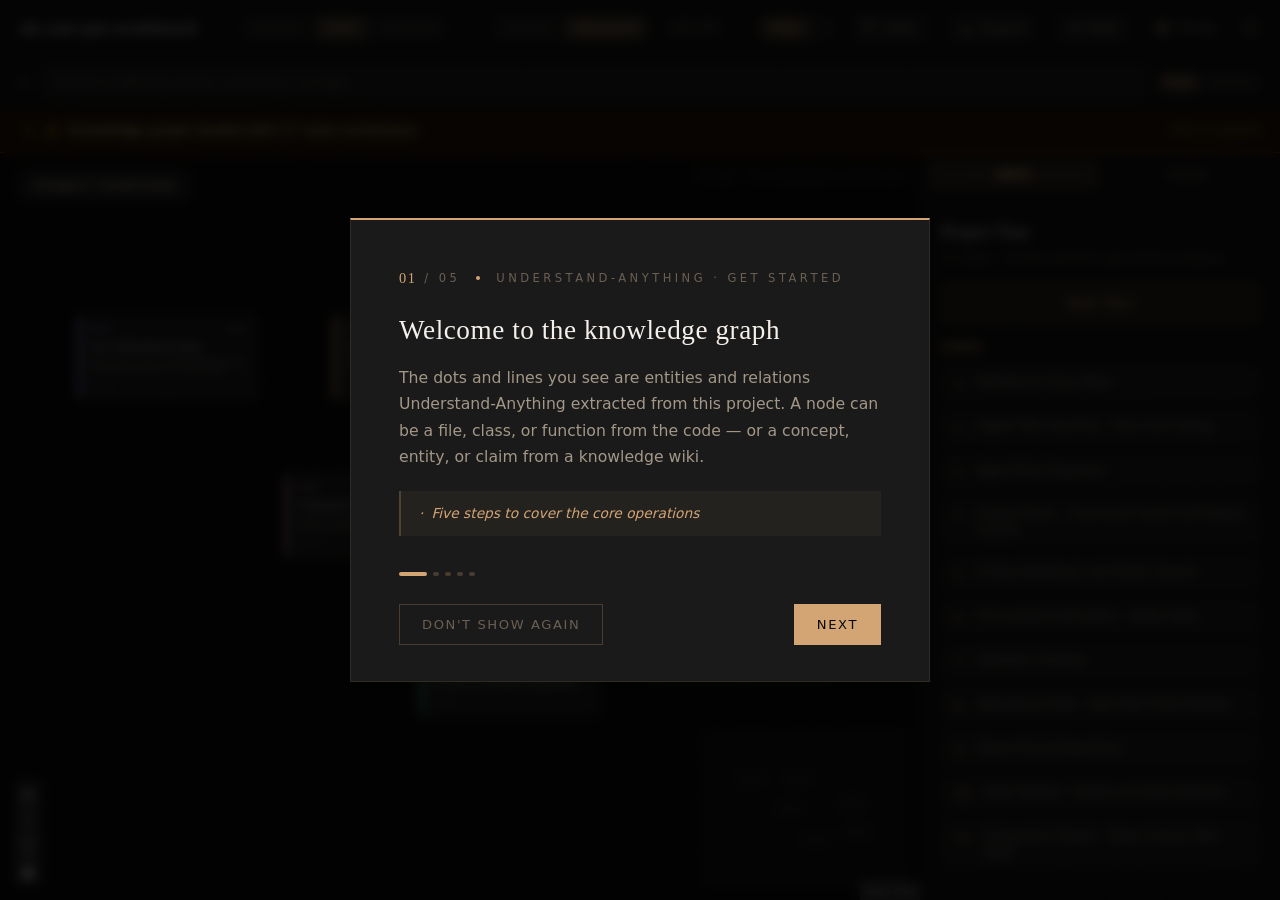
<file: ua-dashboards/uk-caer/index.html>
<!DOCTYPE html>
<html lang="en">
<head>
  <meta charset="UTF-8">
  <meta name="viewport" content="width=device-width, initial-scale=1.0">
  <title>UK CAER | Understand Anything | Sanford Systematic</title>
  <link rel="icon" type="image/svg+xml" href="favicon.svg">
  <link rel="stylesheet" href="assets/index-B7EUxEdZ.css">
  <link rel="stylesheet" href="assets/xyflow-BZV40eAE.css">
</head>
<body>
  <div id="root"></div>
  <script type="module" src="assets/index-DJVbpyht.js"></script>
</body>
</html>
</file>
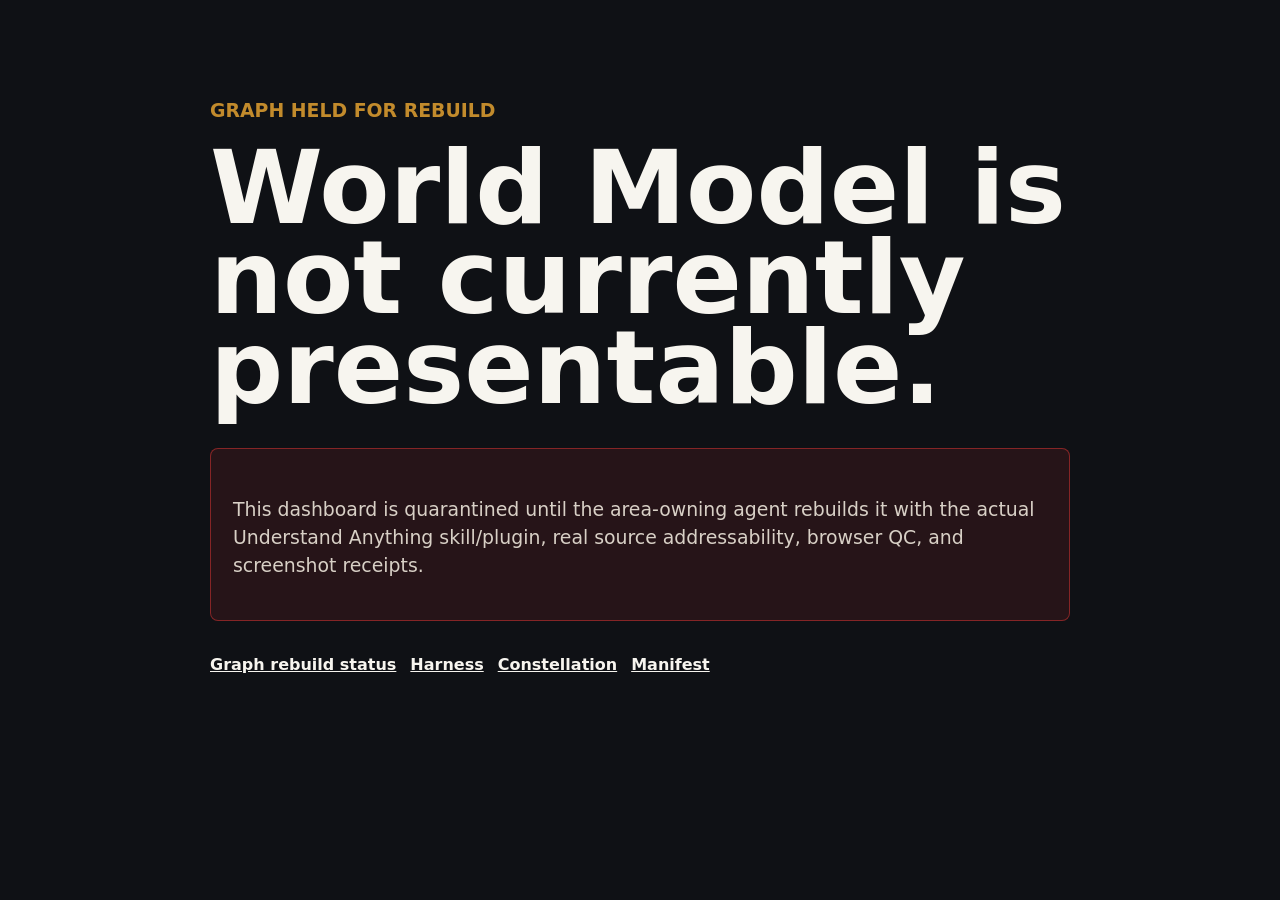
<file: ua-dashboards/world-model/index.html>
<!DOCTYPE html>
<html lang="en">
<head>
  <meta charset="UTF-8">
  <meta name="viewport" content="width=device-width, initial-scale=1.0">
  <title>World Model Graph Held | Sanford Systematic</title>
  <link rel="icon" type="image/svg+xml" href="../favicon.svg">
  <style>
    body { margin: 0; background: #0f1115; color: #f7f5ef; font-family: ui-sans-serif, system-ui, -apple-system, BlinkMacSystemFont, "Segoe UI", sans-serif; }
    main { width: min(860px, calc(100% - 36px)); margin: 0 auto; padding: 72px 0; }
    a { color: inherit; font-weight: 800; }
    .eyebrow { color: #c28b2c; font-weight: 900; text-transform: uppercase; }
    h1 { margin: 12px 0 0; font-size: clamp(3rem, 8vw, 6.4rem); line-height: .88; }
    p { margin-top: 24px; color: #d8d0c6; font-size: 1.18rem; line-height: 1.5; }
    .box { margin-top: 34px; padding: 22px; border: 1px solid rgba(185,47,47,.65); border-radius: 8px; background: rgba(185,47,47,.14); }
    nav { display: flex; flex-wrap: wrap; gap: 14px; margin-top: 34px; }
  </style>
</head>
<body>
  <main>
    <p class="eyebrow">Graph held for rebuild</p>
    <h1>World Model is not currently presentable.</h1>
    <div class="box">
      <p>This dashboard is quarantined until the area-owning agent rebuilds it with the actual Understand Anything skill/plugin, real source addressability, browser QC, and screenshot receipts.</p>
    </div>
    <nav aria-label="Recovery navigation">
      <a href="../">Graph rebuild status</a>
      <a href="../../explain/tcs-construction-harness.html">Harness</a>
      <a href="../../explain/constellation.html">Constellation</a>
      <a href="../../manifest.html">Manifest</a>
    </nav>
  </main>
</body>
</html>
</file>
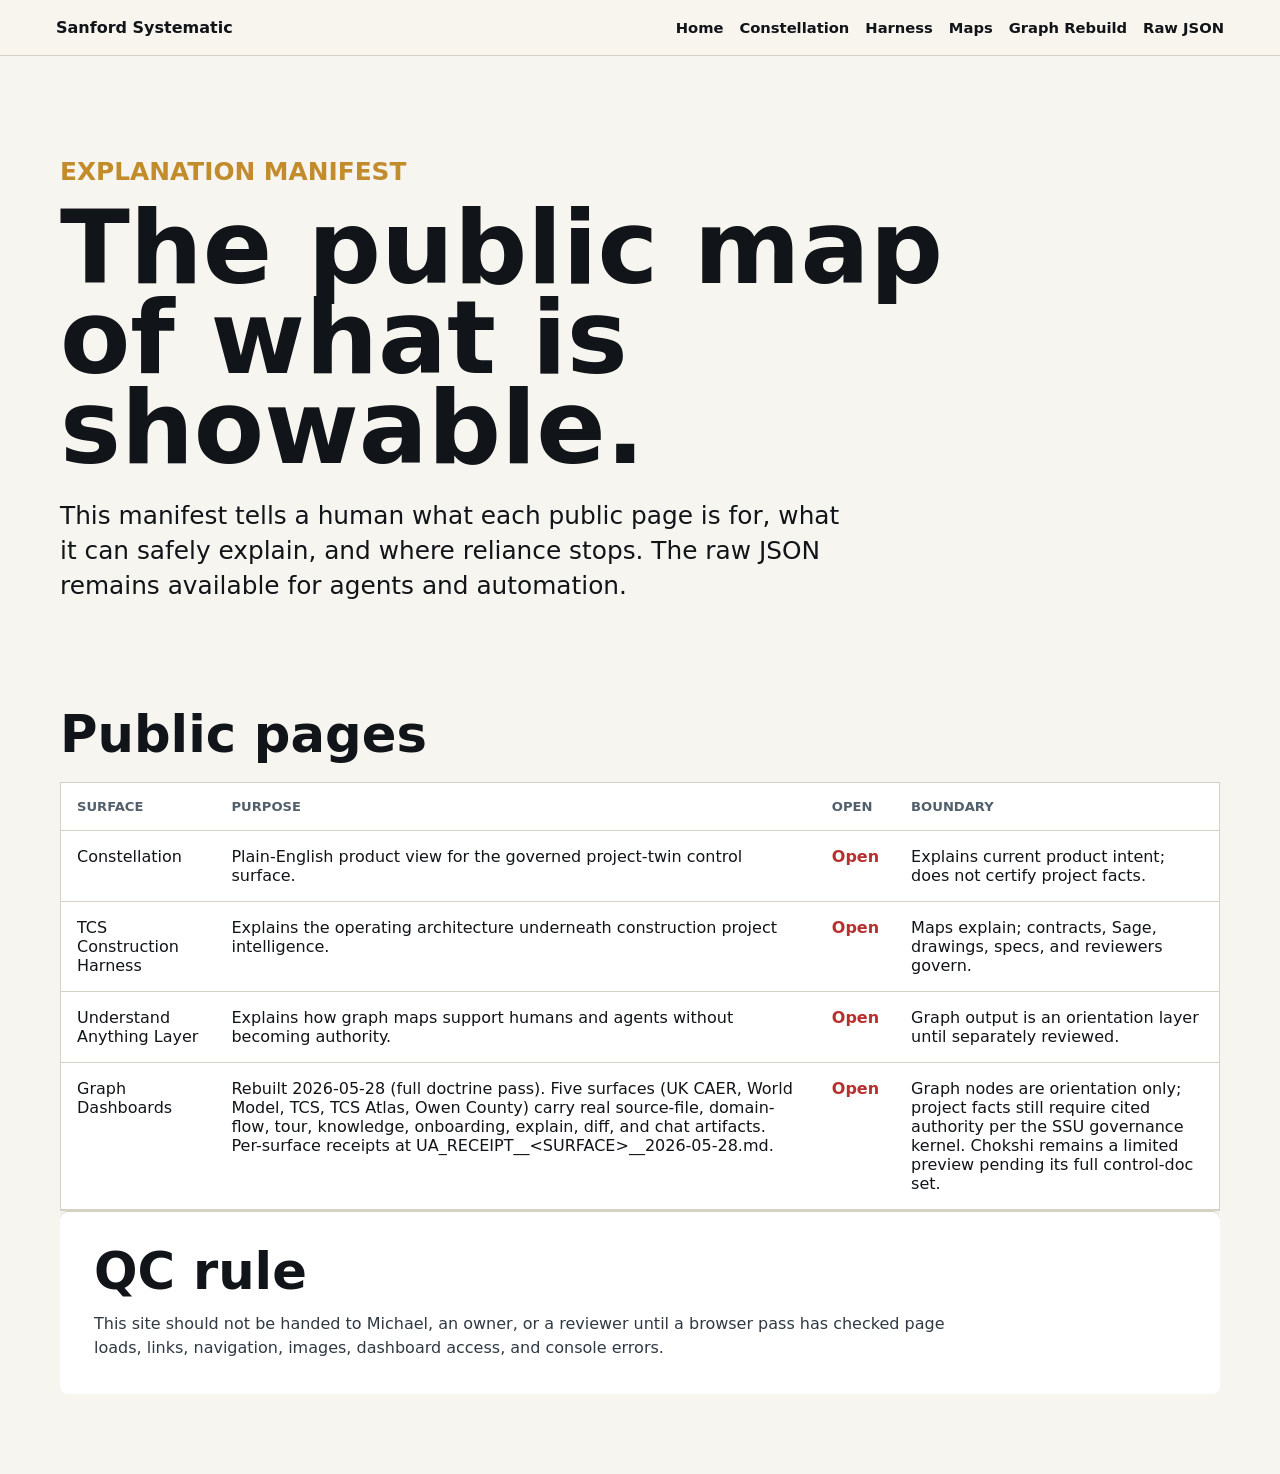
<file: manifest.html>
<!DOCTYPE html>
<html lang="en">
<head>
  <meta charset="utf-8">
  <meta name="viewport" content="width=device-width, initial-scale=1">
  <meta name="description" content="Human-readable Sanford Systematic explanation manifest.">
  <title>Explanation Manifest | Sanford Systematic</title>
  <link rel="icon" type="image/svg+xml" href="assets/favicon.svg">
  <link rel="stylesheet" href="styles.css">
</head>
<body>
  <header class="site-nav light">
    <a class="brand" href="./">Sanford Systematic</a>
    <nav aria-label="Primary navigation">
      <a href="./">Home</a>
      <a href="explain/constellation.html">Constellation</a>
      <a href="explain/tcs-construction-harness.html">Harness</a>
      <a href="explain/understand-anything.html">Maps</a>
      <a href="ua-dashboards/">Graph Rebuild</a>
      <a href="data/explanation-manifest.json">Raw JSON</a>
    </nav>
  </header>

  <main class="explain-main">
    <section class="explain-hero">
      <p class="eyebrow">Explanation manifest</p>
      <h1>The public map of what is showable.</h1>
      <p>
        This manifest tells a human what each public page is for, what it can
        safely explain, and where reliance stops. The raw JSON remains available
        for agents and automation.
      </p>
    </section>

    <section class="audit-table" aria-label="Public pages">
      <h2>Public pages</h2>
      <div class="table-shell">
        <table>
          <thead>
            <tr>
              <th>Surface</th>
              <th>Purpose</th>
              <th>Open</th>
              <th>Boundary</th>
            </tr>
          </thead>
          <tbody>
            <tr>
              <td>Constellation</td>
              <td>Plain-English product view for the governed project-twin control surface.</td>
              <td><a class="text-link table-link" href="explain/constellation.html">Open</a></td>
              <td>Explains current product intent; does not certify project facts.</td>
            </tr>
            <tr>
              <td>TCS Construction Harness</td>
              <td>Explains the operating architecture underneath construction project intelligence.</td>
              <td><a class="text-link table-link" href="explain/tcs-construction-harness.html">Open</a></td>
              <td>Maps explain; contracts, Sage, drawings, specs, and reviewers govern.</td>
            </tr>
            <tr>
              <td>Understand Anything Layer</td>
              <td>Explains how graph maps support humans and agents without becoming authority.</td>
              <td><a class="text-link table-link" href="explain/understand-anything.html">Open</a></td>
              <td>Graph output is an orientation layer until separately reviewed.</td>
            </tr>
            <tr>
              <td>Graph Dashboards</td>
              <td>Rebuilt 2026-05-28 (full doctrine pass). Five surfaces (UK CAER, World Model, TCS, TCS Atlas, Owen County) carry real source-file, domain-flow, tour, knowledge, onboarding, explain, diff, and chat artifacts. Per-surface receipts at UA_RECEIPT__&lt;SURFACE&gt;__2026-05-28.md.</td>
              <td><a class="text-link table-link" href="ua-dashboards/">Open</a></td>
              <td>Graph nodes are orientation only; project facts still require cited authority per the SSU governance kernel. Chokshi remains a limited preview pending its full control-doc set.</td>
            </tr>
          </tbody>
        </table>
      </div>
    </section>

    <section class="boundary light-boundary">
      <h2>QC rule</h2>
      <p>
        This site should not be handed to Michael, an owner, or a reviewer until
        a browser pass has checked page loads, links, navigation, images,
        dashboard access, and console errors.
      </p>
    </section>
  </main>
</body>
</html>
</file>
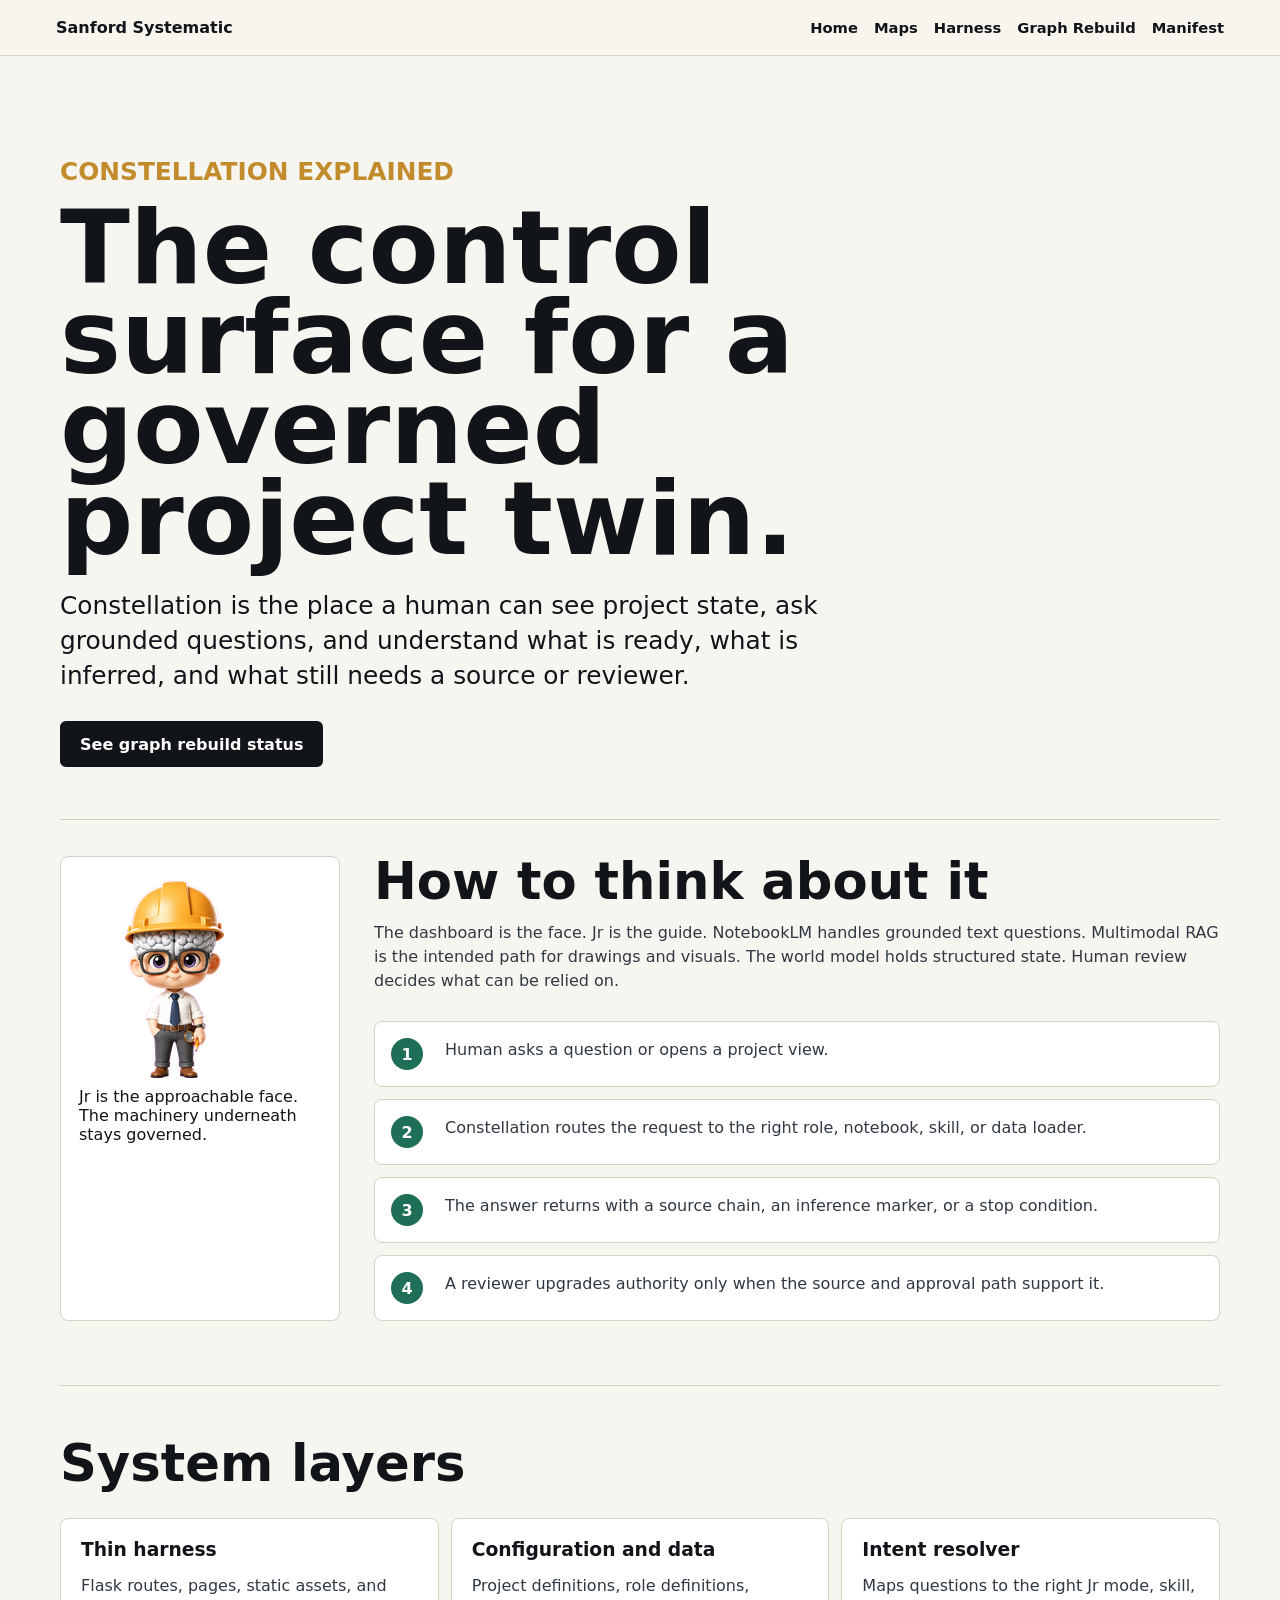
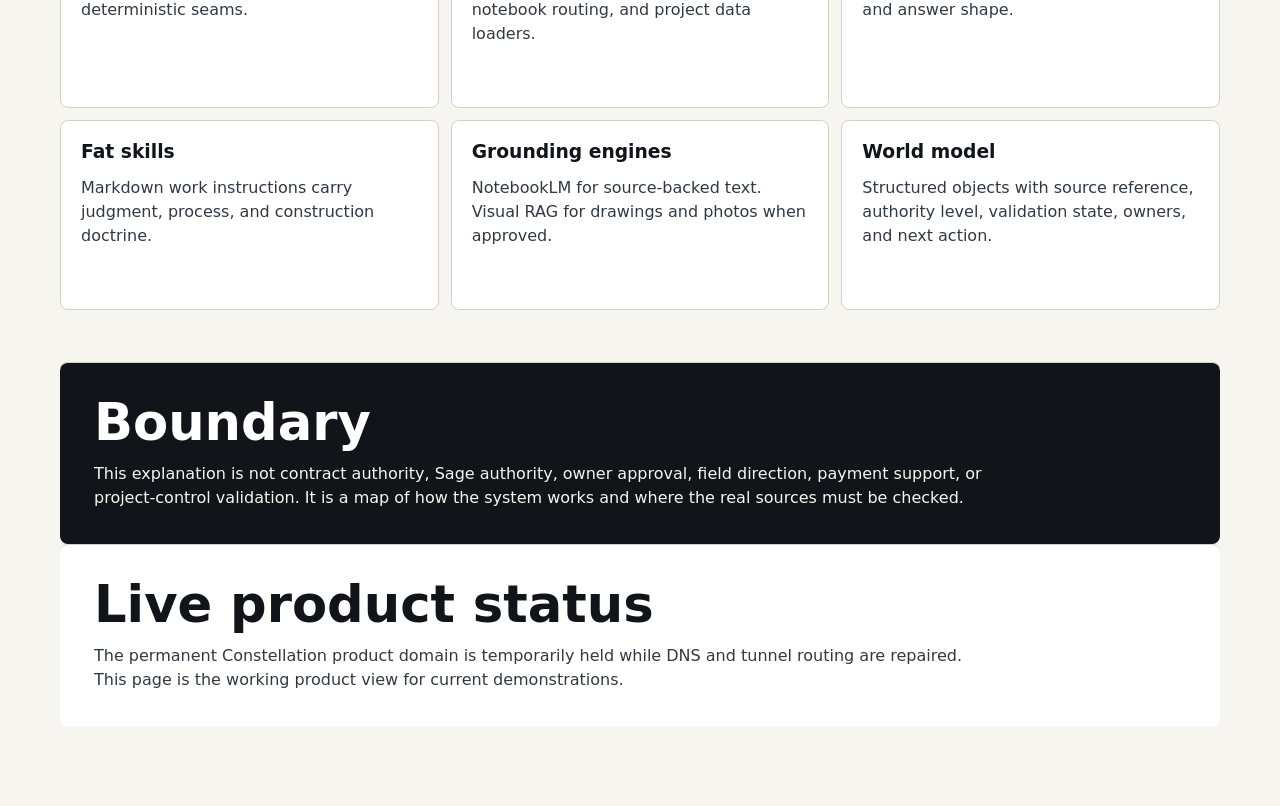
<file: explain/constellation.html>
<!DOCTYPE html>
<html lang="en">
<head>
  <meta charset="utf-8">
  <meta name="viewport" content="width=device-width, initial-scale=1">
  <meta name="description" content="Plain-English explanation of Constellation, the Sanford Systematic digital-twin control surface.">
  <title>Constellation Explained | Sanford Systematic</title>
  <link rel="icon" type="image/svg+xml" href="../assets/favicon.svg">
  <link rel="stylesheet" href="../styles.css">
</head>
<body>
  <header class="site-nav light">
    <a class="brand" href="../">Sanford Systematic</a>
    <nav aria-label="Primary navigation">
      <a href="../">Home</a>
      <a href="understand-anything.html">Maps</a>
      <a href="tcs-construction-harness.html">Harness</a>
      <a href="../ua-dashboards/">Graph Rebuild</a>
      <a href="../manifest.html">Manifest</a>
    </nav>
  </header>

  <main class="explain-main">
    <section class="explain-hero">
      <p class="eyebrow">Constellation explained</p>
      <h1>The control surface for a governed project twin.</h1>
      <p>
        Constellation is the place a human can see project state, ask grounded
        questions, and understand what is ready, what is inferred, and what still
        needs a source or reviewer.
      </p>
      <a class="primary-action" href="../ua-dashboards/">See graph rebuild status</a>
    </section>

    <section class="explain-layout">
      <aside>
        <img src="../assets/jr-waving.png" alt="Jr waving">
        <p>Jr is the approachable face. The machinery underneath stays governed.</p>
      </aside>
      <div class="explain-copy">
        <h2>How to think about it</h2>
        <p>
          The dashboard is the face. Jr is the guide. NotebookLM handles grounded
          text questions. Multimodal RAG is the intended path for drawings and
          visuals. The world model holds structured state. Human review decides
          what can be relied on.
        </p>
        <div class="flow-steps">
          <div><span>1</span><p>Human asks a question or opens a project view.</p></div>
          <div><span>2</span><p>Constellation routes the request to the right role, notebook, skill, or data loader.</p></div>
          <div><span>3</span><p>The answer returns with a source chain, an inference marker, or a stop condition.</p></div>
          <div><span>4</span><p>A reviewer upgrades authority only when the source and approval path support it.</p></div>
        </div>
      </div>
    </section>

    <section class="system-map">
      <h2>System layers</h2>
      <div class="layer-grid">
        <article><h3>Thin harness</h3><p>Flask routes, pages, static assets, and deterministic seams.</p></article>
        <article><h3>Configuration and data</h3><p>Project definitions, role definitions, notebook routing, and project data loaders.</p></article>
        <article><h3>Intent resolver</h3><p>Maps questions to the right Jr mode, skill, and answer shape.</p></article>
        <article><h3>Fat skills</h3><p>Markdown work instructions carry judgment, process, and construction doctrine.</p></article>
        <article><h3>Grounding engines</h3><p>NotebookLM for source-backed text. Visual RAG for drawings and photos when approved.</p></article>
        <article><h3>World model</h3><p>Structured objects with source reference, authority level, validation state, owners, and next action.</p></article>
      </div>
    </section>

    <section class="boundary">
      <h2>Boundary</h2>
      <p>
        This explanation is not contract authority, Sage authority, owner approval,
        field direction, payment support, or project-control validation. It is a
        map of how the system works and where the real sources must be checked.
      </p>
    </section>

    <section class="boundary light-boundary">
      <h2>Live product status</h2>
      <p>
        The permanent Constellation product domain is temporarily held while DNS
        and tunnel routing are repaired. This page is the working product view
        for current demonstrations.
      </p>
    </section>
  </main>
</body>
</html>
</file>
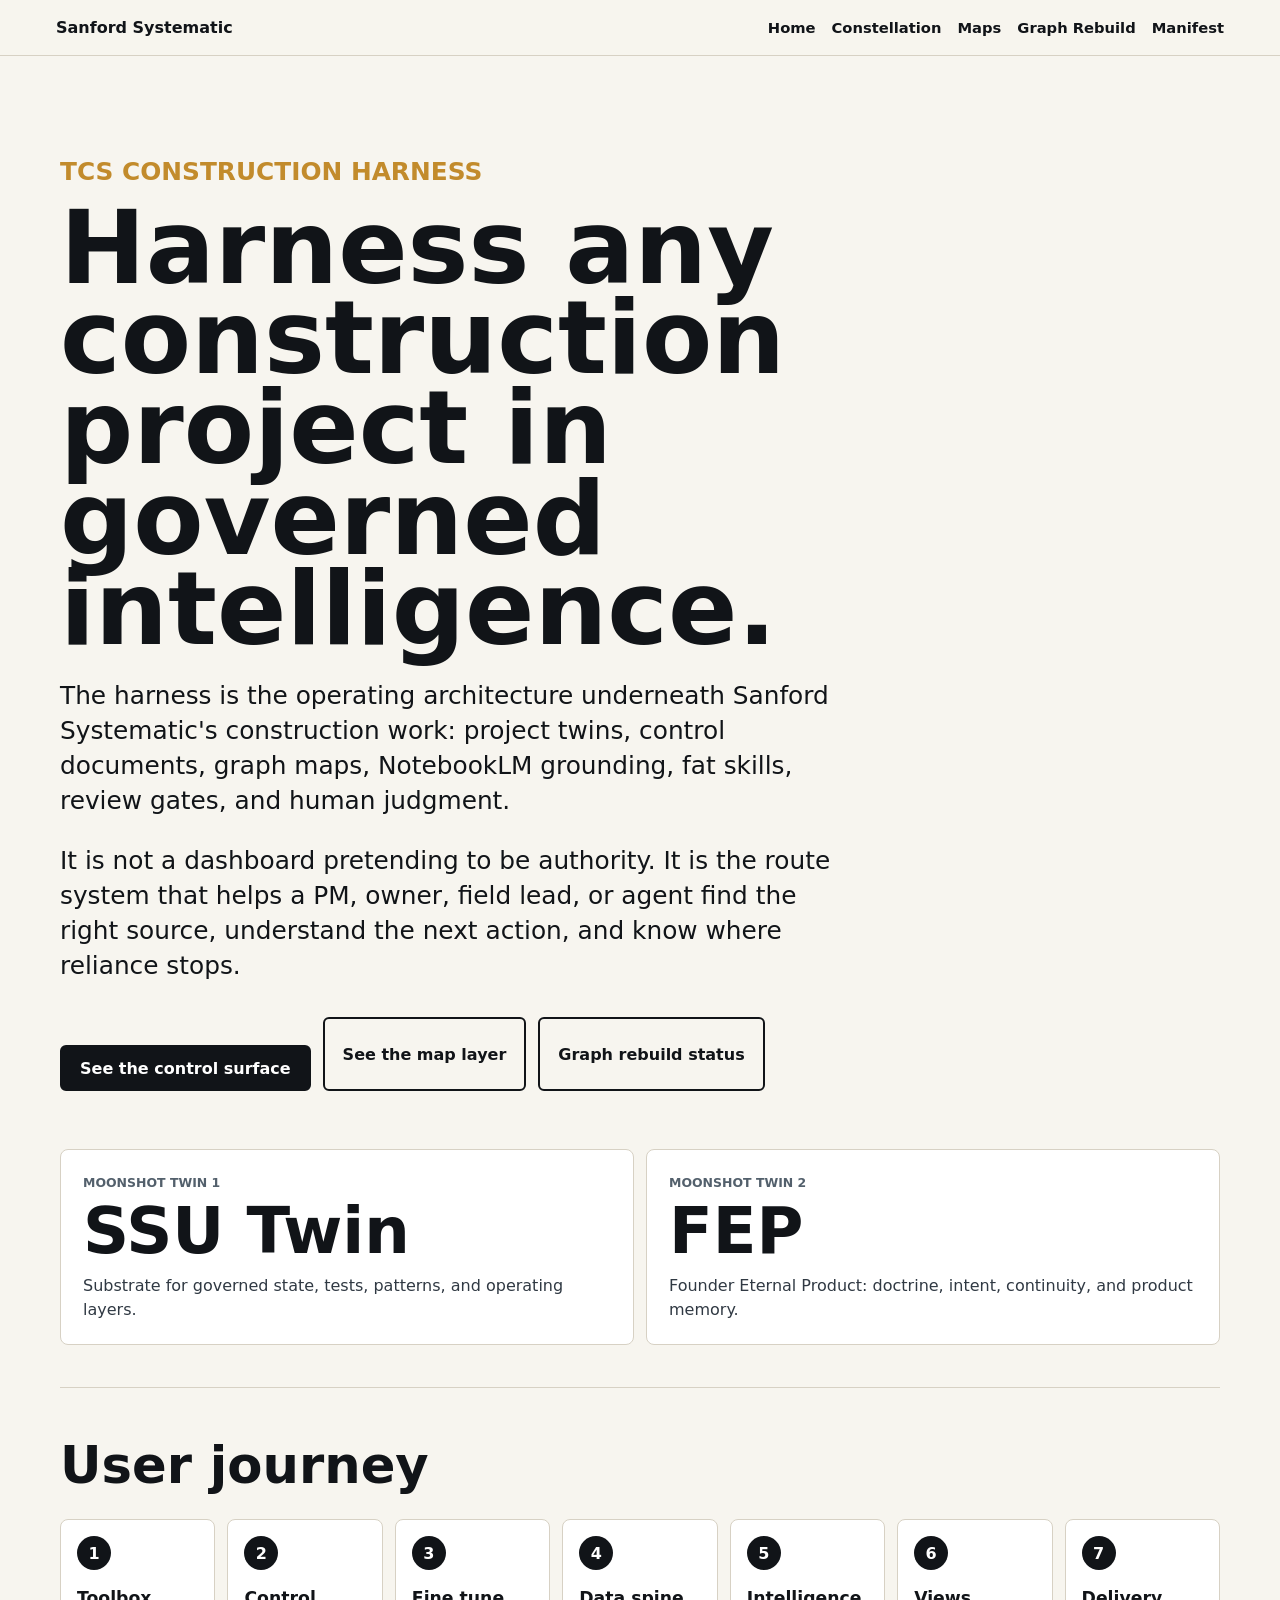
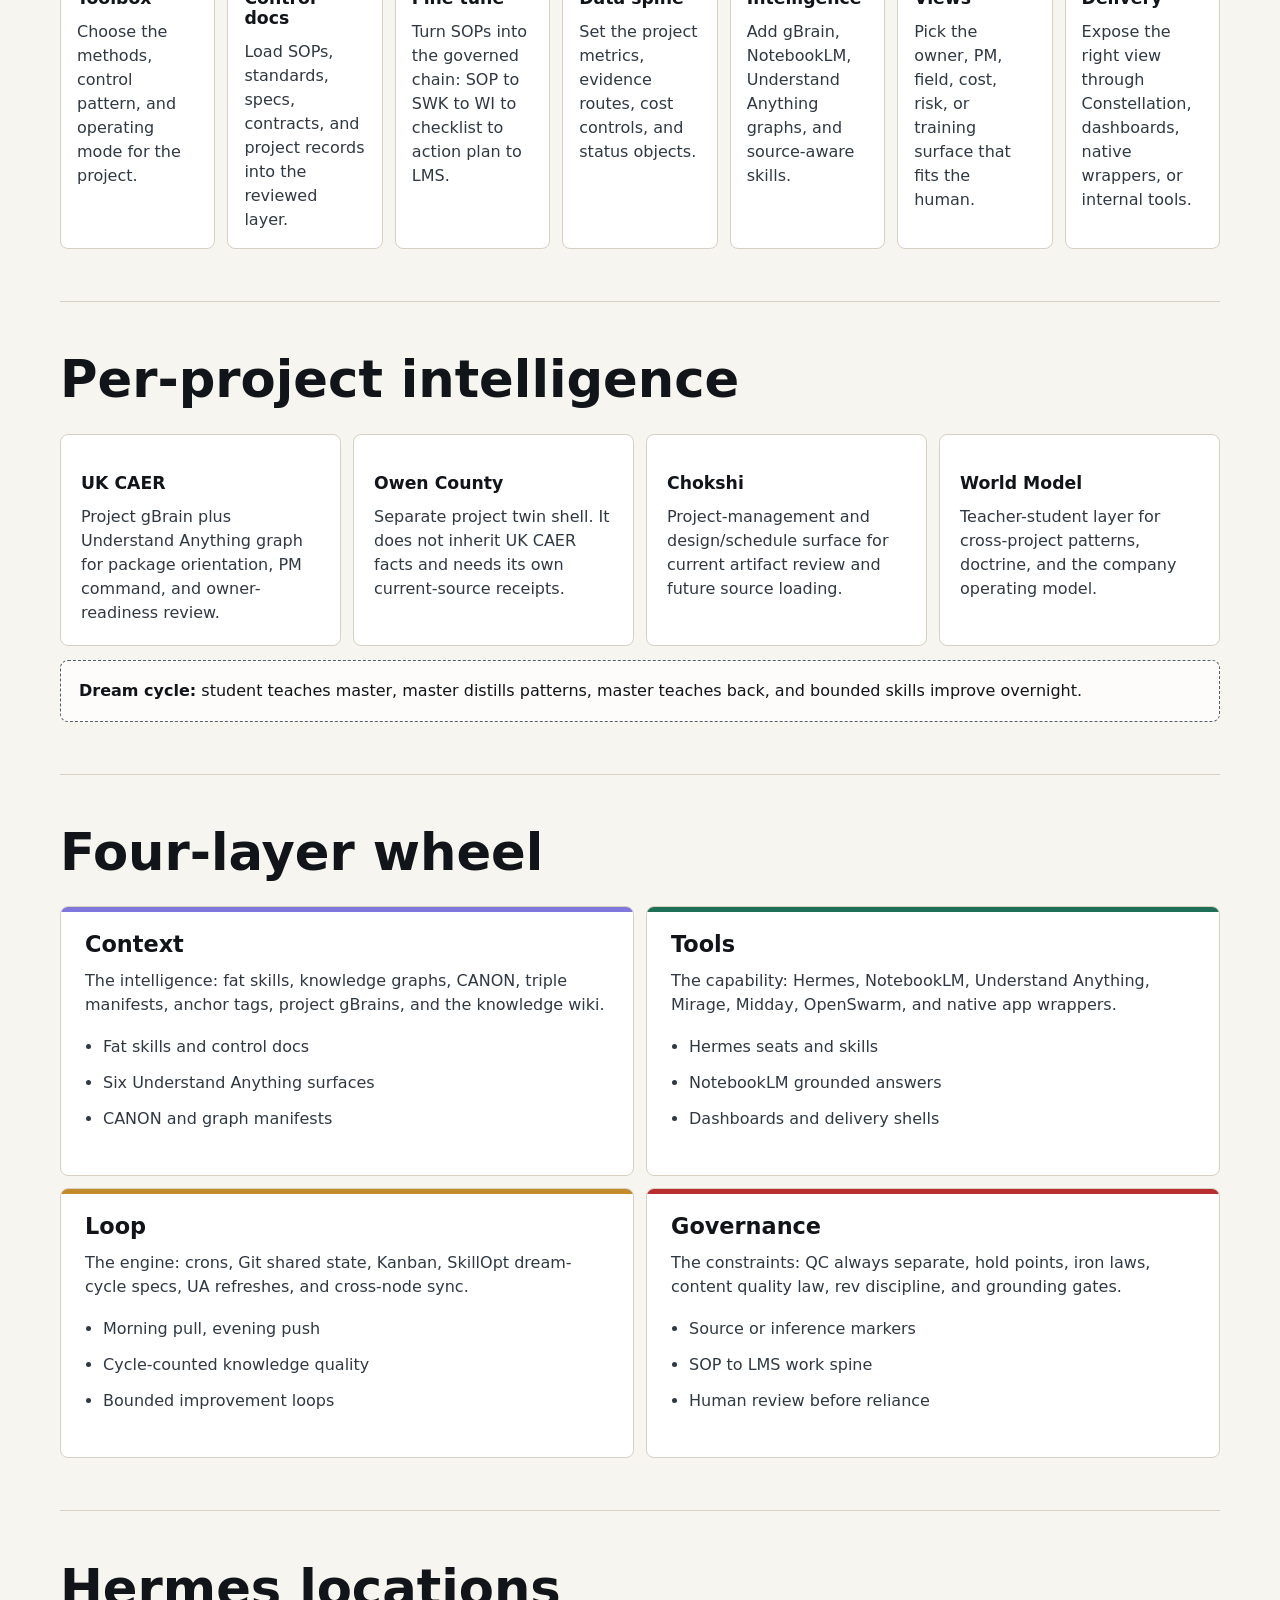
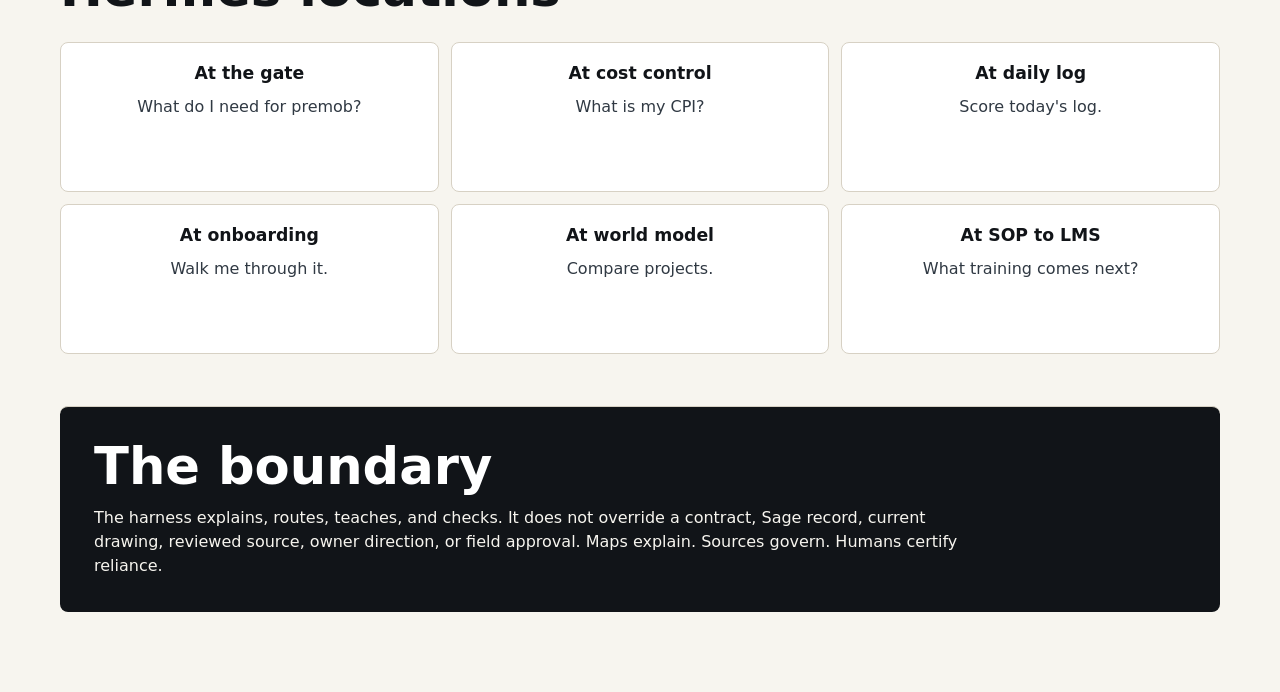
<file: explain/tcs-construction-harness.html>
<!DOCTYPE html>
<html lang="en">
<head>
  <meta charset="utf-8">
  <meta name="viewport" content="width=device-width, initial-scale=1">
  <meta name="description" content="The TCS Construction Harness architecture: the governed intelligence stack Sanford Systematic uses to make construction projects legible, auditable, and teachable.">
  <title>TCS Construction Harness | Sanford Systematic</title>
  <link rel="icon" type="image/svg+xml" href="../assets/favicon.svg">
  <link rel="stylesheet" href="../styles.css">
</head>
<body>
  <header class="site-nav light">
    <a class="brand" href="../">Sanford Systematic</a>
    <nav aria-label="Primary navigation">
      <a href="../">Home</a>
      <a href="constellation.html">Constellation</a>
      <a href="understand-anything.html">Maps</a>
      <a href="../ua-dashboards/">Graph Rebuild</a>
      <a href="../manifest.html">Manifest</a>
    </nav>
  </header>

  <main class="explain-main">
    <section class="explain-hero harness-hero">
      <p class="eyebrow">TCS Construction Harness</p>
      <h1>Harness any construction project in governed intelligence.</h1>
      <p>
        The harness is the operating architecture underneath Sanford Systematic's
        construction work: project twins, control documents, graph maps,
        NotebookLM grounding, fat skills, review gates, and human judgment.
      </p>
      <p>
        It is not a dashboard pretending to be authority. It is the route system
        that helps a PM, owner, field lead, or agent find the right source,
        understand the next action, and know where reliance stops.
      </p>
      <div class="hero-actions">
        <a class="primary-action" href="constellation.html">See the control surface</a>
        <a class="secondary-action dark" href="understand-anything.html">See the map layer</a>
        <a class="secondary-action dark" href="../ua-dashboards/">Graph rebuild status</a>
      </div>
    </section>

    <section class="harness-panel">
      <div class="twin-row">
        <article>
          <span>Moonshot twin 1</span>
          <h2>SSU Twin</h2>
          <p>Substrate for governed state, tests, patterns, and operating layers.</p>
        </article>
        <article>
          <span>Moonshot twin 2</span>
          <h2>FEP</h2>
          <p>Founder Eternal Product: doctrine, intent, continuity, and product memory.</p>
        </article>
      </div>
    </section>

    <section class="system-map">
      <h2>User journey</h2>
      <div class="journey-grid">
        <article><span>1</span><h3>Toolbox</h3><p>Choose the methods, control pattern, and operating mode for the project.</p></article>
        <article><span>2</span><h3>Control docs</h3><p>Load SOPs, standards, specs, contracts, and project records into the reviewed layer.</p></article>
        <article><span>3</span><h3>Fine tune</h3><p>Turn SOPs into the governed chain: SOP to SWK to WI to checklist to action plan to LMS.</p></article>
        <article><span>4</span><h3>Data spine</h3><p>Set the project metrics, evidence routes, cost controls, and status objects.</p></article>
        <article><span>5</span><h3>Intelligence</h3><p>Add gBrain, NotebookLM, Understand Anything graphs, and source-aware skills.</p></article>
        <article><span>6</span><h3>Views</h3><p>Pick the owner, PM, field, cost, risk, or training surface that fits the human.</p></article>
        <article><span>7</span><h3>Delivery</h3><p>Expose the right view through Constellation, dashboards, native wrappers, or internal tools.</p></article>
      </div>
    </section>

    <section class="system-map">
      <h2>Per-project intelligence</h2>
      <div class="project-brain-grid">
        <article><h3>UK CAER</h3><p>Project gBrain plus Understand Anything graph for package orientation, PM command, and owner-readiness review.</p></article>
        <article><h3>Owen County</h3><p>Separate project twin shell. It does not inherit UK CAER facts and needs its own current-source receipts.</p></article>
        <article><h3>Chokshi</h3><p>Project-management and design/schedule surface for current artifact review and future source loading.</p></article>
        <article><h3>World Model</h3><p>Teacher-student layer for cross-project patterns, doctrine, and the company operating model.</p></article>
      </div>
      <div class="cycle-band">
        <strong>Dream cycle:</strong> student teaches master, master distills patterns, master teaches back, and bounded skills improve overnight.
      </div>
    </section>

    <section class="system-map">
      <h2>Four-layer wheel</h2>
      <div class="wheel-grid">
        <article class="wheel-card context">
          <h3>Context</h3>
          <p>The intelligence: fat skills, knowledge graphs, CANON, triple manifests, anchor tags, project gBrains, and the knowledge wiki.</p>
          <ul>
            <li>Fat skills and control docs</li>
            <li>Six Understand Anything surfaces</li>
            <li>CANON and graph manifests</li>
          </ul>
        </article>
        <article class="wheel-card tools">
          <h3>Tools</h3>
          <p>The capability: Hermes, NotebookLM, Understand Anything, Mirage, Midday, OpenSwarm, and native app wrappers.</p>
          <ul>
            <li>Hermes seats and skills</li>
            <li>NotebookLM grounded answers</li>
            <li>Dashboards and delivery shells</li>
          </ul>
        </article>
        <article class="wheel-card loop">
          <h3>Loop</h3>
          <p>The engine: crons, Git shared state, Kanban, SkillOpt dream-cycle specs, UA refreshes, and cross-node sync.</p>
          <ul>
            <li>Morning pull, evening push</li>
            <li>Cycle-counted knowledge quality</li>
            <li>Bounded improvement loops</li>
          </ul>
        </article>
        <article class="wheel-card governance">
          <h3>Governance</h3>
          <p>The constraints: QC always separate, hold points, iron laws, content quality law, rev discipline, and grounding gates.</p>
          <ul>
            <li>Source or inference markers</li>
            <li>SOP to LMS work spine</li>
            <li>Human review before reliance</li>
          </ul>
        </article>
      </div>
    </section>

    <section class="system-map">
      <h2>Hermes locations</h2>
      <div class="hermes-grid">
        <article><h3>At the gate</h3><p>What do I need for premob?</p></article>
        <article><h3>At cost control</h3><p>What is my CPI?</p></article>
        <article><h3>At daily log</h3><p>Score today's log.</p></article>
        <article><h3>At onboarding</h3><p>Walk me through it.</p></article>
        <article><h3>At world model</h3><p>Compare projects.</p></article>
        <article><h3>At SOP to LMS</h3><p>What training comes next?</p></article>
      </div>
    </section>

    <section class="boundary">
      <h2>The boundary</h2>
      <p>
        The harness explains, routes, teaches, and checks. It does not override a
        contract, Sage record, current drawing, reviewed source, owner direction,
        or field approval. Maps explain. Sources govern. Humans certify reliance.
      </p>
    </section>
  </main>
</body>
</html>
</file>
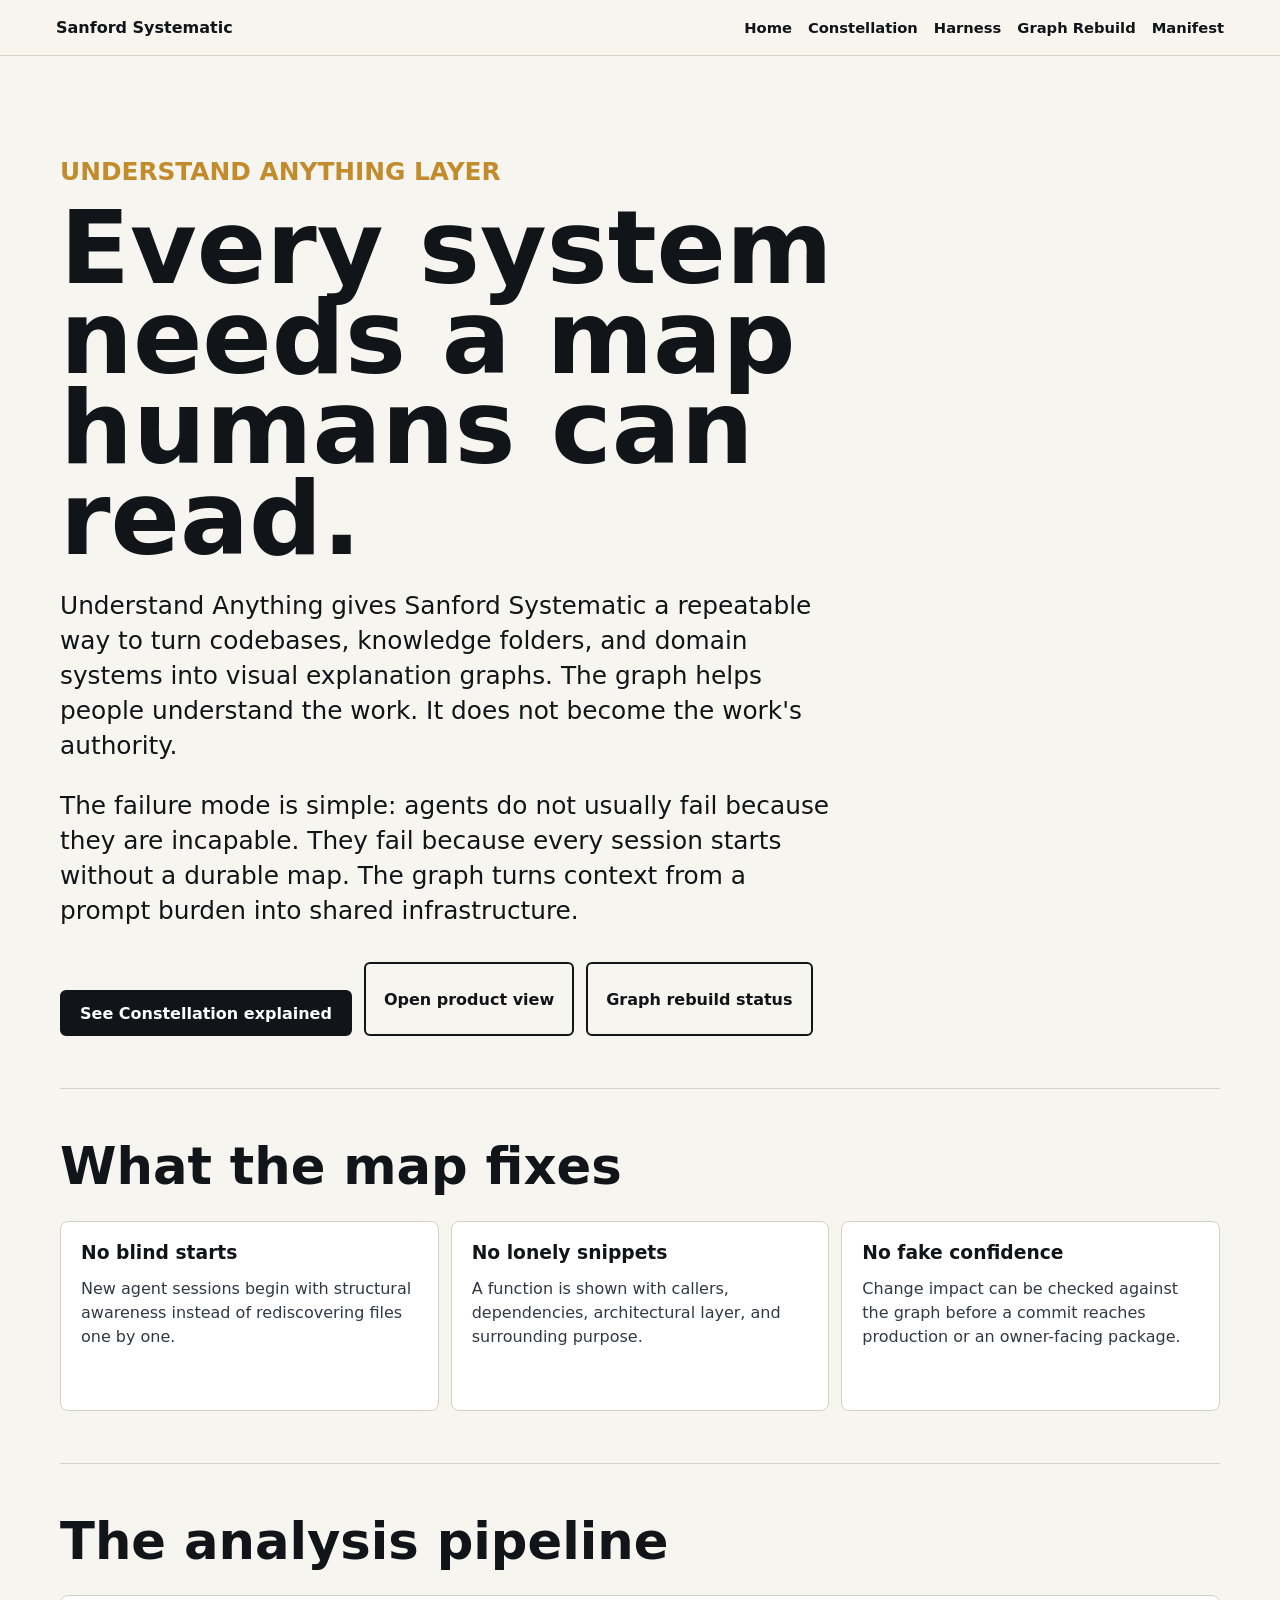
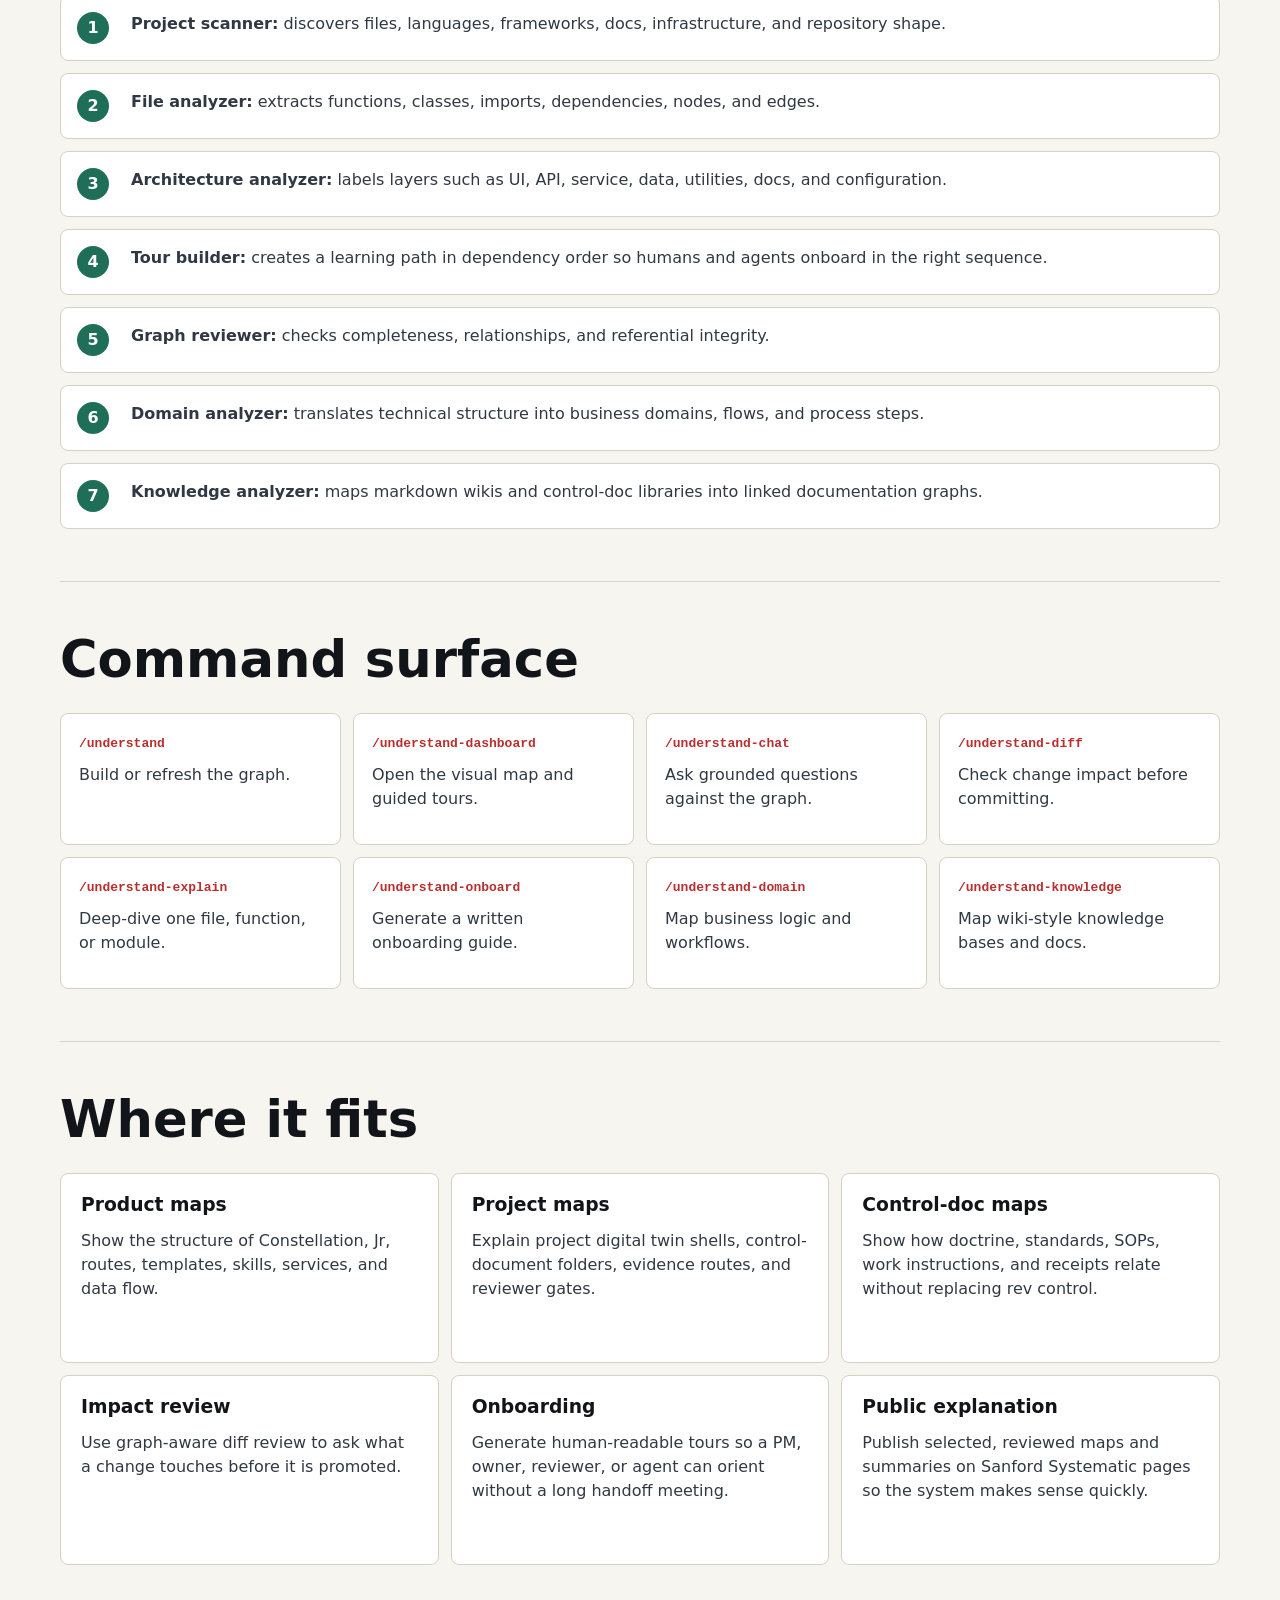
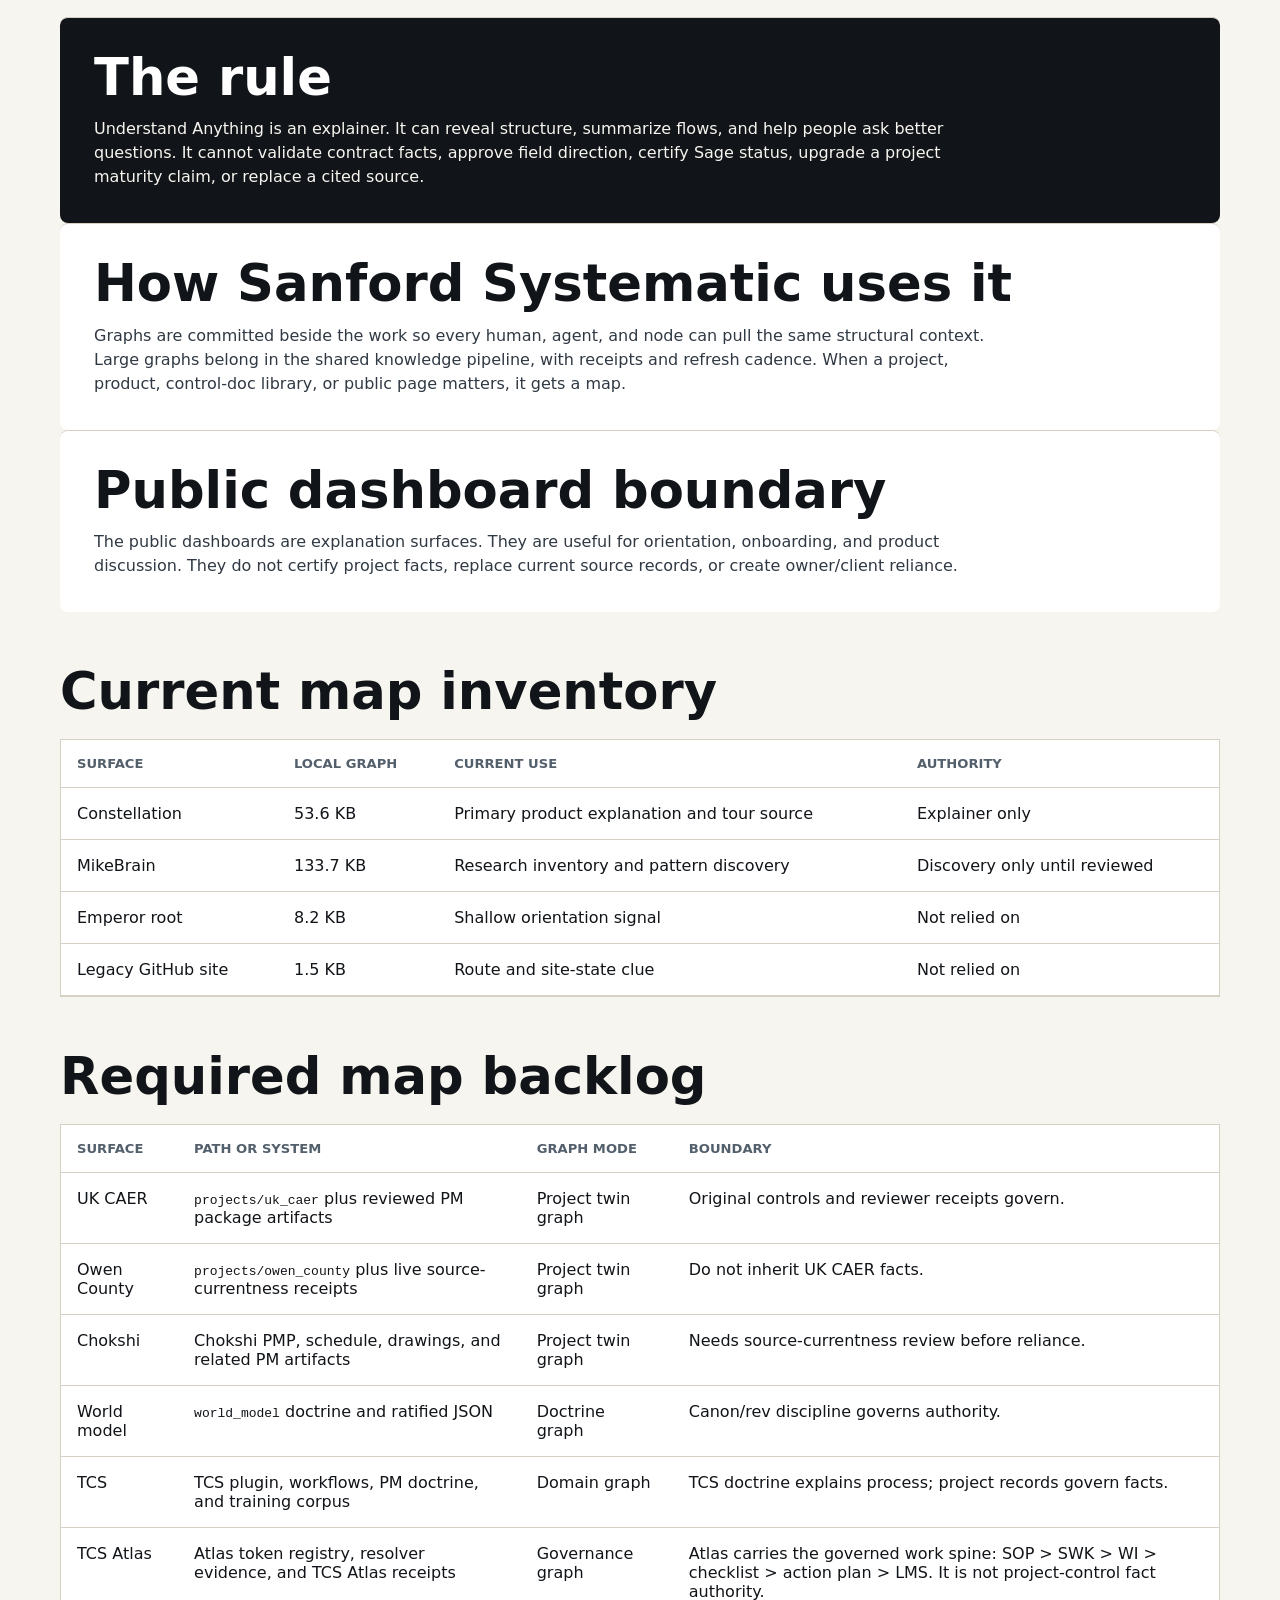
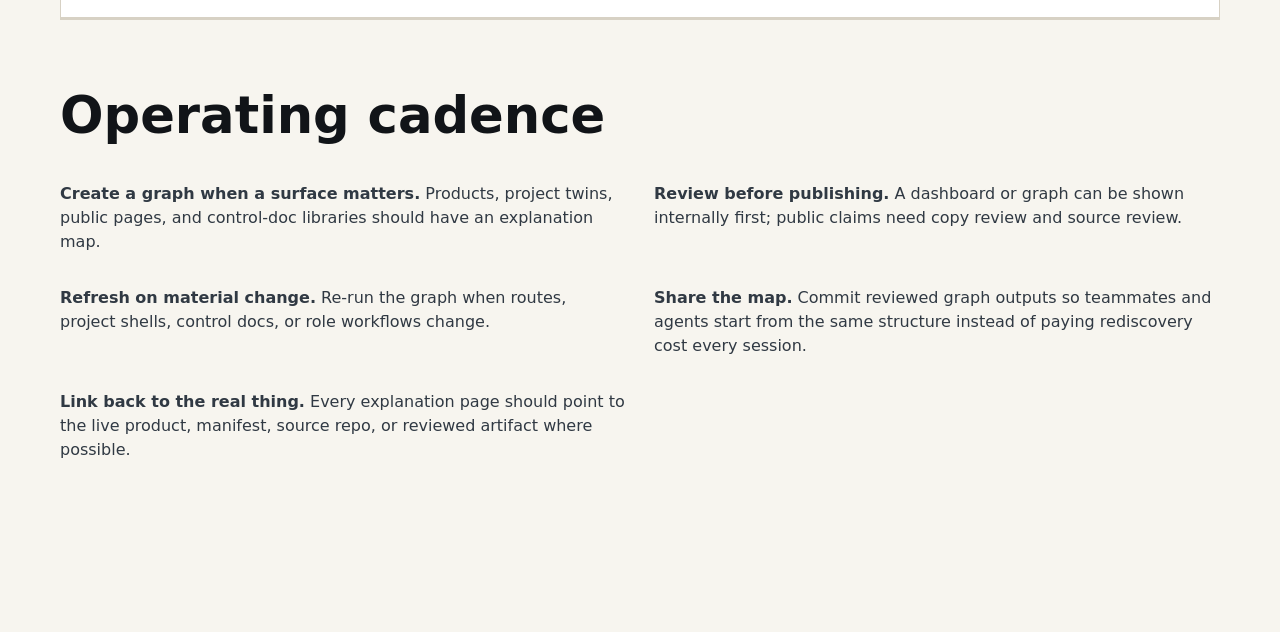
<file: explain/understand-anything.html>
<!DOCTYPE html>
<html lang="en">
<head>
  <meta charset="utf-8">
  <meta name="viewport" content="width=device-width, initial-scale=1">
  <meta name="description" content="How Sanford Systematic uses Understand Anything graphs as explanation maps across products, projects, and control documents.">
  <title>Understand Anything Layer | Sanford Systematic</title>
  <link rel="icon" type="image/svg+xml" href="../assets/favicon.svg">
  <link rel="stylesheet" href="../styles.css">
</head>
<body>
  <header class="site-nav light">
    <a class="brand" href="../">Sanford Systematic</a>
    <nav aria-label="Primary navigation">
      <a href="../">Home</a>
      <a href="constellation.html">Constellation</a>
      <a href="tcs-construction-harness.html">Harness</a>
      <a href="../ua-dashboards/">Graph Rebuild</a>
      <a href="../manifest.html">Manifest</a>
    </nav>
  </header>

  <main class="explain-main">
    <section class="explain-hero">
      <p class="eyebrow">Understand Anything layer</p>
      <h1>Every system needs a map humans can read.</h1>
      <p>
        Understand Anything gives Sanford Systematic a repeatable way to turn
        codebases, knowledge folders, and domain systems into visual explanation
        graphs. The graph helps people understand the work. It does not become
        the work's authority.
      </p>
      <p>
        The failure mode is simple: agents do not usually fail because they are
        incapable. They fail because every session starts without a durable map.
        The graph turns context from a prompt burden into shared infrastructure.
      </p>
      <div class="hero-actions">
        <a class="primary-action" href="constellation.html">See Constellation explained</a>
        <a class="secondary-action dark" href="constellation.html">Open product view</a>
        <a class="secondary-action dark" href="../ua-dashboards/">Graph rebuild status</a>
      </div>
    </section>

    <section class="system-map">
      <h2>What the map fixes</h2>
      <div class="layer-grid">
        <article><h3>No blind starts</h3><p>New agent sessions begin with structural awareness instead of rediscovering files one by one.</p></article>
        <article><h3>No lonely snippets</h3><p>A function is shown with callers, dependencies, architectural layer, and surrounding purpose.</p></article>
        <article><h3>No fake confidence</h3><p>Change impact can be checked against the graph before a commit reaches production or an owner-facing package.</p></article>
      </div>
    </section>

    <section class="system-map">
      <h2>The analysis pipeline</h2>
      <div class="timeline-list">
        <div><span>1</span><p><strong>Project scanner:</strong> discovers files, languages, frameworks, docs, infrastructure, and repository shape.</p></div>
        <div><span>2</span><p><strong>File analyzer:</strong> extracts functions, classes, imports, dependencies, nodes, and edges.</p></div>
        <div><span>3</span><p><strong>Architecture analyzer:</strong> labels layers such as UI, API, service, data, utilities, docs, and configuration.</p></div>
        <div><span>4</span><p><strong>Tour builder:</strong> creates a learning path in dependency order so humans and agents onboard in the right sequence.</p></div>
        <div><span>5</span><p><strong>Graph reviewer:</strong> checks completeness, relationships, and referential integrity.</p></div>
        <div><span>6</span><p><strong>Domain analyzer:</strong> translates technical structure into business domains, flows, and process steps.</p></div>
        <div><span>7</span><p><strong>Knowledge analyzer:</strong> maps markdown wikis and control-doc libraries into linked documentation graphs.</p></div>
      </div>
    </section>

    <section class="system-map">
      <h2>Command surface</h2>
      <div class="command-grid">
        <article><code>/understand</code><p>Build or refresh the graph.</p></article>
        <article><code>/understand-dashboard</code><p>Open the visual map and guided tours.</p></article>
        <article><code>/understand-chat</code><p>Ask grounded questions against the graph.</p></article>
        <article><code>/understand-diff</code><p>Check change impact before committing.</p></article>
        <article><code>/understand-explain</code><p>Deep-dive one file, function, or module.</p></article>
        <article><code>/understand-onboard</code><p>Generate a written onboarding guide.</p></article>
        <article><code>/understand-domain</code><p>Map business logic and workflows.</p></article>
        <article><code>/understand-knowledge</code><p>Map wiki-style knowledge bases and docs.</p></article>
      </div>
    </section>

    <section class="system-map">
      <h2>Where it fits</h2>
      <div class="layer-grid">
        <article><h3>Product maps</h3><p>Show the structure of Constellation, Jr, routes, templates, skills, services, and data flow.</p></article>
        <article><h3>Project maps</h3><p>Explain project digital twin shells, control-document folders, evidence routes, and reviewer gates.</p></article>
        <article><h3>Control-doc maps</h3><p>Show how doctrine, standards, SOPs, work instructions, and receipts relate without replacing rev control.</p></article>
        <article><h3>Impact review</h3><p>Use graph-aware diff review to ask what a change touches before it is promoted.</p></article>
        <article><h3>Onboarding</h3><p>Generate human-readable tours so a PM, owner, reviewer, or agent can orient without a long handoff meeting.</p></article>
        <article><h3>Public explanation</h3><p>Publish selected, reviewed maps and summaries on Sanford Systematic pages so the system makes sense quickly.</p></article>
      </div>
    </section>

    <section class="boundary">
      <h2>The rule</h2>
      <p>
        Understand Anything is an explainer. It can reveal structure, summarize
        flows, and help people ask better questions. It cannot validate contract
        facts, approve field direction, certify Sage status, upgrade a project
        maturity claim, or replace a cited source.
      </p>
    </section>

    <section class="boundary light-boundary">
      <h2>How Sanford Systematic uses it</h2>
      <p>
        Graphs are committed beside the work so every human, agent, and node can
        pull the same structural context. Large graphs belong in the shared
        knowledge pipeline, with receipts and refresh cadence. When a project,
        product, control-doc library, or public page matters, it gets a map.
      </p>
    </section>

    <section class="boundary light-boundary">
      <h2>Public dashboard boundary</h2>
      <p>
        The public dashboards are explanation surfaces. They are useful for
        orientation, onboarding, and product discussion. They do not certify
        project facts, replace current source records, or create owner/client
        reliance.
      </p>
    </section>

    <section class="audit-table" aria-label="Current map inventory">
      <h2>Current map inventory</h2>
      <div class="table-shell">
        <table>
          <thead>
            <tr>
              <th>Surface</th>
              <th>Local graph</th>
              <th>Current use</th>
              <th>Authority</th>
            </tr>
          </thead>
          <tbody>
            <tr><td>Constellation</td><td>53.6 KB</td><td>Primary product explanation and tour source</td><td>Explainer only</td></tr>
            <tr><td>MikeBrain</td><td>133.7 KB</td><td>Research inventory and pattern discovery</td><td>Discovery only until reviewed</td></tr>
            <tr><td>Emperor root</td><td>8.2 KB</td><td>Shallow orientation signal</td><td>Not relied on</td></tr>
            <tr><td>Legacy GitHub site</td><td>1.5 KB</td><td>Route and site-state clue</td><td>Not relied on</td></tr>
          </tbody>
        </table>
      </div>
    </section>

    <section class="audit-table" aria-label="Required map backlog">
      <h2>Required map backlog</h2>
      <div class="table-shell">
        <table>
          <thead>
            <tr>
              <th>Surface</th>
              <th>Path or system</th>
              <th>Graph mode</th>
              <th>Boundary</th>
            </tr>
          </thead>
          <tbody>
            <tr><td>UK CAER</td><td><code>projects/uk_caer</code> plus reviewed PM package artifacts</td><td>Project twin graph</td><td>Original controls and reviewer receipts govern.</td></tr>
            <tr><td>Owen County</td><td><code>projects/owen_county</code> plus live source-currentness receipts</td><td>Project twin graph</td><td>Do not inherit UK CAER facts.</td></tr>
            <tr><td>Chokshi</td><td>Chokshi PMP, schedule, drawings, and related PM artifacts</td><td>Project twin graph</td><td>Needs source-currentness review before reliance.</td></tr>
            <tr><td>World model</td><td><code>world_model</code> doctrine and ratified JSON</td><td>Doctrine graph</td><td>Canon/rev discipline governs authority.</td></tr>
            <tr><td>TCS</td><td>TCS plugin, workflows, PM doctrine, and training corpus</td><td>Domain graph</td><td>TCS doctrine explains process; project records govern facts.</td></tr>
            <tr><td>TCS Atlas</td><td>Atlas token registry, resolver evidence, and TCS Atlas receipts</td><td>Governance graph</td><td>Atlas carries the governed work spine: SOP &gt; SWK &gt; WI &gt; checklist &gt; action plan &gt; LMS. It is not project-control fact authority.</td></tr>
          </tbody>
        </table>
      </div>
    </section>

    <section class="principles page-section">
      <h2>Operating cadence</h2>
      <div class="principle-list">
        <p><strong>Create a graph when a surface matters.</strong> Products, project twins, public pages, and control-doc libraries should have an explanation map.</p>
        <p><strong>Review before publishing.</strong> A dashboard or graph can be shown internally first; public claims need copy review and source review.</p>
        <p><strong>Refresh on material change.</strong> Re-run the graph when routes, project shells, control docs, or role workflows change.</p>
        <p><strong>Share the map.</strong> Commit reviewed graph outputs so teammates and agents start from the same structure instead of paying rediscovery cost every session.</p>
        <p><strong>Link back to the real thing.</strong> Every explanation page should point to the live product, manifest, source repo, or reviewed artifact where possible.</p>
      </div>
    </section>
  </main>
</body>
</html>
</file>
<file: styles.css>
:root {
  --ink: #111418;
  --paper: #f7f5ef;
  --white: #ffffff;
  --steel: #53606c;
  --line: #d7d1c4;
  --signal: #b92f2f;
  --field: #1f6f58;
  --gold: #c28b2c;
}

* {
  box-sizing: border-box;
}

html {
  font-family: ui-sans-serif, system-ui, -apple-system, BlinkMacSystemFont, "Segoe UI", sans-serif;
  color: var(--ink);
  background: var(--paper);
  letter-spacing: 0;
}

body {
  margin: 0;
}

a {
  color: inherit;
  text-decoration: none;
}

img {
  max-width: 100%;
  height: auto;
}

.site-nav {
  position: fixed;
  top: 0;
  left: 0;
  z-index: 10;
  display: flex;
  width: 100%;
  align-items: center;
  justify-content: space-between;
  gap: 24px;
  padding: 18px clamp(18px, 5vw, 56px);
  color: var(--white);
}

.site-nav.light {
  position: sticky;
  color: var(--ink);
  background: rgba(247, 245, 239, 0.94);
  border-bottom: 1px solid var(--line);
}

.brand {
  font-weight: 800;
}

.site-nav nav {
  display: flex;
  flex-wrap: wrap;
  gap: 16px;
  font-size: 0.92rem;
  font-weight: 700;
}

.hero {
  position: relative;
  min-height: 92vh;
  display: grid;
  align-items: end;
  overflow: hidden;
  background: var(--ink);
}

.hero > img {
  position: absolute;
  inset: 0;
  width: 100%;
  height: 100%;
  object-fit: cover;
  object-position: center top;
  opacity: 0.8;
}

.hero-shade {
  position: absolute;
  inset: 0;
  background:
    linear-gradient(90deg, rgba(0, 0, 0, 0.82) 0%, rgba(0, 0, 0, 0.58) 44%, rgba(0, 0, 0, 0.2) 100%),
    linear-gradient(0deg, rgba(0, 0, 0, 0.72) 0%, rgba(0, 0, 0, 0.1) 48%);
}

.hero-copy {
  position: relative;
  width: min(1040px, calc(100% - 36px));
  margin: 0 auto;
  padding: 140px 0 84px;
  color: var(--white);
}

.eyebrow {
  margin: 0 0 14px;
  color: var(--gold);
  font-size: 0.86rem;
  font-weight: 800;
  text-transform: uppercase;
}

h1,
h2,
h3,
p {
  margin: 0;
}

h1 {
  max-width: 980px;
  font-size: clamp(3.2rem, 9vw, 8.2rem);
  line-height: 0.88;
  font-weight: 900;
}

.hero-copy p:not(.eyebrow),
.explain-hero p {
  max-width: 780px;
  margin-top: 24px;
  font-size: clamp(1.15rem, 2.2vw, 1.55rem);
  line-height: 1.42;
}

.hero-actions,
.cta-row {
  display: flex;
  flex-wrap: wrap;
  gap: 12px;
  margin-top: 34px;
}

.primary-action,
.secondary-action {
  display: inline-flex;
  min-height: 46px;
  align-items: center;
  justify-content: center;
  padding: 0 18px;
  border: 2px solid var(--white);
  border-radius: 6px;
  font-weight: 800;
}

.primary-action {
  background: var(--white);
  color: var(--ink);
}

.secondary-action {
  color: var(--white);
}

.secondary-action.dark {
  border-color: var(--ink);
  color: var(--ink);
}

.statement,
.work-grid,
.product-band,
.principles,
.explain-main {
  width: min(1160px, calc(100% - 36px));
  margin: 0 auto;
}

.statement {
  padding: 46px 0;
  font-size: clamp(1.4rem, 3vw, 2.4rem);
  line-height: 1.18;
  font-weight: 800;
}

.work-grid {
  display: grid;
  grid-template-columns: repeat(3, 1fr);
  gap: 1px;
  background: var(--line);
  border: 1px solid var(--line);
}

.work-grid article {
  min-height: 270px;
  padding: 26px;
  background: var(--white);
}

.index {
  display: block;
  margin-bottom: 52px;
  color: var(--signal);
  font-weight: 900;
}

.work-grid h2,
.product-band h2,
.principles h2,
.system-map h2,
.boundary h2,
.explain-copy h2 {
  font-size: clamp(1.7rem, 4vw, 3.4rem);
  line-height: 1;
  font-weight: 900;
}

.work-grid p,
.product-band p,
.principles p,
.explain-copy p,
.boundary p,
.layer-grid p,
.flow-steps p,
.timeline-list p,
.command-grid p {
  margin-top: 14px;
  color: #303943;
  font-size: 1rem;
  line-height: 1.5;
}

.product-band {
  display: grid;
  grid-template-columns: minmax(0, 1.1fr) minmax(280px, 0.9fr);
  gap: 40px;
  align-items: center;
  padding: 78px 0;
}

.product-band figure {
  margin: 0;
  padding: 20px;
  border: 1px solid var(--line);
  border-radius: 8px;
  background: var(--white);
}

.product-band figure img {
  display: block;
  width: 100%;
  border-radius: 6px;
}

figcaption {
  margin-top: 12px;
  color: var(--steel);
  font-size: 0.92rem;
}

.text-link {
  display: inline-flex;
  margin-top: 22px;
  color: var(--signal);
  font-weight: 900;
}

.text-link.stacked {
  display: block;
  margin-top: 12px;
}

.table-link {
  margin-top: 0;
}

.principles {
  padding: 70px 0 90px;
  border-top: 1px solid var(--line);
}

.principle-list {
  display: grid;
  grid-template-columns: repeat(2, 1fr);
  gap: 18px 28px;
  margin-top: 26px;
}

footer {
  display: flex;
  justify-content: space-between;
  gap: 18px;
  padding: 28px clamp(18px, 5vw, 56px);
  color: var(--paper);
  background: var(--ink);
}

.explain-main {
  padding-bottom: 80px;
}

.explain-hero {
  padding: 74px 0 52px;
}

.explain-hero h1 {
  max-width: 980px;
  font-size: clamp(3rem, 8vw, 7rem);
  color: var(--ink);
}

.explain-hero .primary-action {
  margin-top: 28px;
  border-color: var(--ink);
  background: var(--ink);
  color: var(--white);
}

.explain-layout {
  display: grid;
  grid-template-columns: 280px minmax(0, 1fr);
  gap: 34px;
  padding: 36px 0 64px;
  border-top: 1px solid var(--line);
}

.explain-layout aside {
  padding: 18px;
  border: 1px solid var(--line);
  border-radius: 8px;
  background: var(--white);
}

.flow-steps,
.layer-grid,
.timeline-list {
  display: grid;
  gap: 12px;
  margin-top: 28px;
}

.flow-steps div,
.timeline-list div {
  display: grid;
  grid-template-columns: 42px 1fr;
  gap: 12px;
  align-items: start;
  padding: 16px;
  border: 1px solid var(--line);
  border-radius: 8px;
  background: var(--white);
}

.flow-steps span,
.timeline-list span {
  display: grid;
  width: 32px;
  height: 32px;
  place-items: center;
  border-radius: 50%;
  background: var(--field);
  color: var(--white);
  font-weight: 900;
}

.flow-steps p,
.timeline-list p {
  margin-top: 0;
}

.command-grid {
  display: grid;
  grid-template-columns: repeat(4, 1fr);
  gap: 12px;
  margin-top: 28px;
}

.command-grid article {
  min-height: 132px;
  padding: 18px;
  border: 1px solid var(--line);
  border-radius: 8px;
  background: var(--white);
}

.command-grid code {
  color: var(--signal);
  font-weight: 900;
}

.command-grid p {
  margin-top: 12px;
}

.system-map,
.boundary {
  padding: 52px 0;
  border-top: 1px solid var(--line);
}

.layer-grid {
  grid-template-columns: repeat(3, 1fr);
}

.layer-grid article {
  min-height: 190px;
  padding: 20px;
  border: 1px solid var(--line);
  border-radius: 8px;
  background: var(--white);
}

.layer-grid h3 {
  font-weight: 900;
}

.boundary {
  color: var(--white);
  background: var(--ink);
  border-radius: 8px;
  padding: 34px;
}

.boundary p {
  max-width: 900px;
  color: var(--paper);
}

.light-boundary {
  color: var(--ink);
  background: var(--white);
}

.light-boundary p {
  color: #303943;
}

.audit-table {
  margin-top: 54px;
}

.audit-table h2 {
  font-size: clamp(1.7rem, 4vw, 3.4rem);
  line-height: 1;
  font-weight: 900;
}

.table-shell {
  margin-top: 22px;
  overflow-x: auto;
  border: 1px solid var(--line);
  background: var(--white);
}

table {
  width: 100%;
  min-width: 760px;
  border-collapse: collapse;
}

th,
td {
  padding: 16px;
  border-bottom: 1px solid var(--line);
  text-align: left;
  vertical-align: top;
}

th {
  color: var(--steel);
  font-size: 0.82rem;
  text-transform: uppercase;
}

.page-section {
  width: 100%;
}

.harness-hero h1 {
  max-width: 1080px;
}

.harness-panel {
  padding: 6px 0 42px;
}

.twin-row,
.journey-grid,
.project-brain-grid,
.wheel-grid,
.hermes-grid {
  display: grid;
  gap: 12px;
}

.twin-row {
  grid-template-columns: repeat(2, 1fr);
}

.twin-row article,
.journey-grid article,
.project-brain-grid article,
.wheel-card,
.hermes-grid article {
  border: 1px solid var(--line);
  border-radius: 8px;
  background: var(--white);
}

.twin-row article {
  min-height: 150px;
  padding: 22px;
}

.twin-row span {
  color: var(--steel);
  font-size: 0.78rem;
  font-weight: 900;
  text-transform: uppercase;
}

.twin-row h2 {
  margin-top: 10px;
  font-size: clamp(2rem, 5vw, 4.6rem);
  line-height: 0.95;
}

.twin-row p,
.journey-grid p,
.project-brain-grid p,
.wheel-card p,
.wheel-card li,
.hermes-grid p {
  margin-top: 12px;
  color: #303943;
  line-height: 1.5;
}

.journey-grid {
  grid-template-columns: repeat(7, minmax(0, 1fr));
  margin-top: 28px;
}

.journey-grid article {
  min-height: 190px;
  padding: 16px;
}

.journey-grid span {
  display: grid;
  width: 34px;
  height: 34px;
  place-items: center;
  border-radius: 50%;
  background: var(--ink);
  color: var(--white);
  font-weight: 900;
}

.journey-grid h3,
.project-brain-grid h3,
.wheel-card h3,
.hermes-grid h3 {
  margin-top: 18px;
  font-size: 1.08rem;
  font-weight: 900;
}

.project-brain-grid {
  grid-template-columns: repeat(4, 1fr);
  margin-top: 28px;
}

.project-brain-grid article,
.hermes-grid article {
  min-height: 150px;
  padding: 20px;
}

.cycle-band {
  margin-top: 14px;
  padding: 18px;
  border: 1px dashed var(--steel);
  border-radius: 8px;
  background: rgba(255, 255, 255, 0.72);
  line-height: 1.5;
}

.wheel-grid {
  grid-template-columns: repeat(2, 1fr);
  margin-top: 28px;
}

.wheel-card {
  position: relative;
  min-height: 270px;
  padding: 24px;
  overflow: hidden;
}

.wheel-card::before {
  content: "";
  position: absolute;
  top: 0;
  left: 0;
  right: 0;
  height: 5px;
}

.wheel-card.context::before {
  background: #7f77dd;
}

.wheel-card.tools::before {
  background: var(--field);
}

.wheel-card.loop::before {
  background: var(--gold);
}

.wheel-card.governance::before {
  background: var(--signal);
}

.wheel-card h3 {
  margin-top: 0;
  font-size: 1.4rem;
}

.wheel-card ul {
  margin: 18px 0 0;
  padding-left: 18px;
}

.hermes-grid {
  grid-template-columns: repeat(3, 1fr);
  margin-top: 28px;
}

.hermes-grid article {
  text-align: center;
}

.hermes-grid h3 {
  margin-top: 0;
}

@media (max-width: 820px) {
  .site-nav {
    position: absolute;
    align-items: flex-start;
    flex-direction: column;
    padding-top: 14px;
    background: rgba(17, 20, 24, 0.84);
  }

  .site-nav.light {
    position: sticky;
    background: rgba(247, 245, 239, 0.96);
  }

  .site-nav nav {
    gap: 12px;
    font-size: 0.84rem;
  }

  .work-grid,
  .product-band,
    .principle-list,
    .explain-layout,
    .layer-grid,
    .command-grid,
    .twin-row,
    .journey-grid,
    .project-brain-grid,
    .wheel-grid,
    .hermes-grid {
    grid-template-columns: 1fr;
  }

  .hero {
    min-height: 96vh;
  }

  .hero-copy {
    padding-top: 224px;
  }

  .hero > img {
    opacity: 0.46;
  }

  h1 {
    font-size: clamp(3rem, 14vw, 5.8rem);
  }

  footer {
    flex-direction: column;
  }
}
</file>
<file: ua-dashboards/owen-county/assets/xyflow-BZV40eAE.css>
.react-flow{direction:ltr;--xy-edge-stroke-default: #b1b1b7;--xy-edge-stroke-width-default: 1;--xy-edge-stroke-selected-default: #555;--xy-connectionline-stroke-default: #b1b1b7;--xy-connectionline-stroke-width-default: 1;--xy-attribution-background-color-default: rgba(255, 255, 255, .5);--xy-minimap-background-color-default: #fff;--xy-minimap-mask-background-color-default: rgba(240, 240, 240, .6);--xy-minimap-mask-stroke-color-default: transparent;--xy-minimap-mask-stroke-width-default: 1;--xy-minimap-node-background-color-default: #e2e2e2;--xy-minimap-node-stroke-color-default: transparent;--xy-minimap-node-stroke-width-default: 2;--xy-background-color-default: transparent;--xy-background-pattern-dots-color-default: #91919a;--xy-background-pattern-lines-color-default: #eee;--xy-background-pattern-cross-color-default: #e2e2e2;background-color:var(--xy-background-color, var(--xy-background-color-default));--xy-node-color-default: inherit;--xy-node-border-default: 1px solid #1a192b;--xy-node-background-color-default: #fff;--xy-node-group-background-color-default: rgba(240, 240, 240, .25);--xy-node-boxshadow-hover-default: 0 1px 4px 1px rgba(0, 0, 0, .08);--xy-node-boxshadow-selected-default: 0 0 0 .5px #1a192b;--xy-node-border-radius-default: 3px;--xy-handle-background-color-default: #1a192b;--xy-handle-border-color-default: #fff;--xy-selection-background-color-default: rgba(0, 89, 220, .08);--xy-selection-border-default: 1px dotted rgba(0, 89, 220, .8);--xy-controls-button-background-color-default: #fefefe;--xy-controls-button-background-color-hover-default: #f4f4f4;--xy-controls-button-color-default: inherit;--xy-controls-button-color-hover-default: inherit;--xy-controls-button-border-color-default: #eee;--xy-controls-box-shadow-default: 0 0 2px 1px rgba(0, 0, 0, .08);--xy-edge-label-background-color-default: #ffffff;--xy-edge-label-color-default: inherit;--xy-resize-background-color-default: #3367d9}.react-flow.dark{--xy-edge-stroke-default: #3e3e3e;--xy-edge-stroke-width-default: 1;--xy-edge-stroke-selected-default: #727272;--xy-connectionline-stroke-default: #b1b1b7;--xy-connectionline-stroke-width-default: 1;--xy-attribution-background-color-default: rgba(150, 150, 150, .25);--xy-minimap-background-color-default: #141414;--xy-minimap-mask-background-color-default: rgba(60, 60, 60, .6);--xy-minimap-mask-stroke-color-default: transparent;--xy-minimap-mask-stroke-width-default: 1;--xy-minimap-node-background-color-default: #2b2b2b;--xy-minimap-node-stroke-color-default: transparent;--xy-minimap-node-stroke-width-default: 2;--xy-background-color-default: #141414;--xy-background-pattern-dots-color-default: #777;--xy-background-pattern-lines-color-default: #777;--xy-background-pattern-cross-color-default: #777;--xy-node-color-default: #f8f8f8;--xy-node-border-default: 1px solid #3c3c3c;--xy-node-background-color-default: #1e1e1e;--xy-node-group-background-color-default: rgba(240, 240, 240, .25);--xy-node-boxshadow-hover-default: 0 1px 4px 1px rgba(255, 255, 255, .08);--xy-node-boxshadow-selected-default: 0 0 0 .5px #999;--xy-handle-background-color-default: #bebebe;--xy-handle-border-color-default: #1e1e1e;--xy-selection-background-color-default: rgba(200, 200, 220, .08);--xy-selection-border-default: 1px dotted rgba(200, 200, 220, .8);--xy-controls-button-background-color-default: #2b2b2b;--xy-controls-button-background-color-hover-default: #3e3e3e;--xy-controls-button-color-default: #f8f8f8;--xy-controls-button-color-hover-default: #fff;--xy-controls-button-border-color-default: #5b5b5b;--xy-controls-box-shadow-default: 0 0 2px 1px rgba(0, 0, 0, .08);--xy-edge-label-background-color-default: #141414;--xy-edge-label-color-default: #f8f8f8}.react-flow__background{background-color:var(--xy-background-color-props, var(--xy-background-color, var(--xy-background-color-default)));pointer-events:none;z-index:-1}.react-flow__container{position:absolute;width:100%;height:100%;top:0;left:0}.react-flow__pane{z-index:1}.react-flow__pane.draggable{cursor:grab}.react-flow__pane.dragging{cursor:grabbing}.react-flow__pane.selection{cursor:pointer}.react-flow__viewport{transform-origin:0 0;z-index:2;pointer-events:none}.react-flow__renderer{z-index:4}.react-flow__selection{z-index:6}.react-flow__nodesselection-rect:focus,.react-flow__nodesselection-rect:focus-visible{outline:none}.react-flow__edge-path{stroke:var(--xy-edge-stroke, var(--xy-edge-stroke-default));stroke-width:var(--xy-edge-stroke-width, var(--xy-edge-stroke-width-default));fill:none}.react-flow__connection-path{stroke:var(--xy-connectionline-stroke, var(--xy-connectionline-stroke-default));stroke-width:var(--xy-connectionline-stroke-width, var(--xy-connectionline-stroke-width-default));fill:none}.react-flow .react-flow__edges{position:absolute}.react-flow .react-flow__edges svg{overflow:visible;position:absolute;pointer-events:none}.react-flow__edge{pointer-events:visibleStroke}.react-flow__edge.selectable{cursor:pointer}.react-flow__edge.animated path{stroke-dasharray:5;animation:dashdraw .5s linear infinite}.react-flow__edge.animated path.react-flow__edge-interaction{stroke-dasharray:none;animation:none}.react-flow__edge.inactive{pointer-events:none}.react-flow__edge.selected,.react-flow__edge:focus,.react-flow__edge:focus-visible{outline:none}.react-flow__edge.selected .react-flow__edge-path,.react-flow__edge.selectable:focus .react-flow__edge-path,.react-flow__edge.selectable:focus-visible .react-flow__edge-path{stroke:var(--xy-edge-stroke-selected, var(--xy-edge-stroke-selected-default))}.react-flow__edge-textwrapper{pointer-events:all}.react-flow__edge .react-flow__edge-text{pointer-events:none;-webkit-user-select:none;-moz-user-select:none;user-select:none}.react-flow__arrowhead polyline{stroke:var(--xy-edge-stroke, var(--xy-edge-stroke-default))}.react-flow__arrowhead polyline.arrowclosed{fill:var(--xy-edge-stroke, var(--xy-edge-stroke-default))}.react-flow__connection{pointer-events:none}.react-flow__connection .animated{stroke-dasharray:5;animation:dashdraw .5s linear infinite}svg.react-flow__connectionline{z-index:1001;overflow:visible;position:absolute}.react-flow__nodes{pointer-events:none;transform-origin:0 0}.react-flow__node{position:absolute;-webkit-user-select:none;-moz-user-select:none;user-select:none;pointer-events:all;transform-origin:0 0;box-sizing:border-box;cursor:default}.react-flow__node.selectable{cursor:pointer}.react-flow__node.draggable{cursor:grab;pointer-events:all}.react-flow__node.draggable.dragging{cursor:grabbing}.react-flow__nodesselection{z-index:3;transform-origin:left top;pointer-events:none}.react-flow__nodesselection-rect{position:absolute;pointer-events:all;cursor:grab}.react-flow__handle{position:absolute;pointer-events:none;min-width:5px;min-height:5px;width:6px;height:6px;background-color:var(--xy-handle-background-color, var(--xy-handle-background-color-default));border:1px solid var(--xy-handle-border-color, var(--xy-handle-border-color-default));border-radius:100%}.react-flow__handle.connectingfrom{pointer-events:all}.react-flow__handle.connectionindicator{pointer-events:all;cursor:crosshair}.react-flow__handle-bottom{top:auto;left:50%;bottom:0;transform:translate(-50%,50%)}.react-flow__handle-top{top:0;left:50%;transform:translate(-50%,-50%)}.react-flow__handle-left{top:50%;left:0;transform:translate(-50%,-50%)}.react-flow__handle-right{top:50%;right:0;transform:translate(50%,-50%)}.react-flow__edgeupdater{cursor:move;pointer-events:all}.react-flow__pane.selection .react-flow__panel{pointer-events:none}.react-flow__panel{position:absolute;z-index:5;margin:15px}.react-flow__panel.top{top:0}.react-flow__panel.bottom{bottom:0}.react-flow__panel.top.center,.react-flow__panel.bottom.center{left:50%;transform:translate(-15px) translate(-50%)}.react-flow__panel.left{left:0}.react-flow__panel.right{right:0}.react-flow__panel.left.center,.react-flow__panel.right.center{top:50%;transform:translateY(-15px) translateY(-50%)}.react-flow__attribution{font-size:10px;background:var(--xy-attribution-background-color, var(--xy-attribution-background-color-default));padding:2px 3px;margin:0}.react-flow__attribution a{text-decoration:none;color:#999}@keyframes dashdraw{0%{stroke-dashoffset:10}}.react-flow__edgelabel-renderer{position:absolute;width:100%;height:100%;pointer-events:none;-webkit-user-select:none;-moz-user-select:none;user-select:none;left:0;top:0}.react-flow__viewport-portal{position:absolute;width:100%;height:100%;left:0;top:0;-webkit-user-select:none;-moz-user-select:none;user-select:none}.react-flow__minimap{background:var( --xy-minimap-background-color-props, var(--xy-minimap-background-color, var(--xy-minimap-background-color-default)) )}.react-flow__minimap-svg{display:block}.react-flow__minimap-mask{fill:var( --xy-minimap-mask-background-color-props, var(--xy-minimap-mask-background-color, var(--xy-minimap-mask-background-color-default)) );stroke:var( --xy-minimap-mask-stroke-color-props, var(--xy-minimap-mask-stroke-color, var(--xy-minimap-mask-stroke-color-default)) );stroke-width:var( --xy-minimap-mask-stroke-width-props, var(--xy-minimap-mask-stroke-width, var(--xy-minimap-mask-stroke-width-default)) )}.react-flow__minimap-node{fill:var( --xy-minimap-node-background-color-props, var(--xy-minimap-node-background-color, var(--xy-minimap-node-background-color-default)) );stroke:var( --xy-minimap-node-stroke-color-props, var(--xy-minimap-node-stroke-color, var(--xy-minimap-node-stroke-color-default)) );stroke-width:var( --xy-minimap-node-stroke-width-props, var(--xy-minimap-node-stroke-width, var(--xy-minimap-node-stroke-width-default)) )}.react-flow__background-pattern.dots{fill:var( --xy-background-pattern-color-props, var(--xy-background-pattern-color, var(--xy-background-pattern-dots-color-default)) )}.react-flow__background-pattern.lines{stroke:var( --xy-background-pattern-color-props, var(--xy-background-pattern-color, var(--xy-background-pattern-lines-color-default)) )}.react-flow__background-pattern.cross{stroke:var( --xy-background-pattern-color-props, var(--xy-background-pattern-color, var(--xy-background-pattern-cross-color-default)) )}.react-flow__controls{display:flex;flex-direction:column;box-shadow:var(--xy-controls-box-shadow, var(--xy-controls-box-shadow-default))}.react-flow__controls.horizontal{flex-direction:row}.react-flow__controls-button{display:flex;justify-content:center;align-items:center;height:26px;width:26px;padding:4px;border:none;background:var(--xy-controls-button-background-color, var(--xy-controls-button-background-color-default));border-bottom:1px solid var( --xy-controls-button-border-color-props, var(--xy-controls-button-border-color, var(--xy-controls-button-border-color-default)) );color:var( --xy-controls-button-color-props, var(--xy-controls-button-color, var(--xy-controls-button-color-default)) );cursor:pointer;-webkit-user-select:none;-moz-user-select:none;user-select:none}.react-flow__controls-button svg{width:100%;max-width:12px;max-height:12px;fill:currentColor}.react-flow__edge.updating .react-flow__edge-path{stroke:#777}.react-flow__edge-text{font-size:10px}.react-flow__node.selectable:focus,.react-flow__node.selectable:focus-visible{outline:none}.react-flow__node-input,.react-flow__node-default,.react-flow__node-output,.react-flow__node-group{padding:10px;border-radius:var(--xy-node-border-radius, var(--xy-node-border-radius-default));width:150px;font-size:12px;color:var(--xy-node-color, var(--xy-node-color-default));text-align:center;border:var(--xy-node-border, var(--xy-node-border-default));background-color:var(--xy-node-background-color, var(--xy-node-background-color-default))}.react-flow__node-input.selectable:hover,.react-flow__node-default.selectable:hover,.react-flow__node-output.selectable:hover,.react-flow__node-group.selectable:hover{box-shadow:var(--xy-node-boxshadow-hover, var(--xy-node-boxshadow-hover-default))}.react-flow__node-input.selectable.selected,.react-flow__node-input.selectable:focus,.react-flow__node-input.selectable:focus-visible,.react-flow__node-default.selectable.selected,.react-flow__node-default.selectable:focus,.react-flow__node-default.selectable:focus-visible,.react-flow__node-output.selectable.selected,.react-flow__node-output.selectable:focus,.react-flow__node-output.selectable:focus-visible,.react-flow__node-group.selectable.selected,.react-flow__node-group.selectable:focus,.react-flow__node-group.selectable:focus-visible{box-shadow:var(--xy-node-boxshadow-selected, var(--xy-node-boxshadow-selected-default))}.react-flow__node-group{background-color:var(--xy-node-group-background-color, var(--xy-node-group-background-color-default))}.react-flow__nodesselection-rect,.react-flow__selection{background:var(--xy-selection-background-color, var(--xy-selection-background-color-default));border:var(--xy-selection-border, var(--xy-selection-border-default))}.react-flow__nodesselection-rect:focus,.react-flow__nodesselection-rect:focus-visible,.react-flow__selection:focus,.react-flow__selection:focus-visible{outline:none}.react-flow__controls-button:hover{background:var( --xy-controls-button-background-color-hover-props, var(--xy-controls-button-background-color-hover, var(--xy-controls-button-background-color-hover-default)) );color:var( --xy-controls-button-color-hover-props, var(--xy-controls-button-color-hover, var(--xy-controls-button-color-hover-default)) )}.react-flow__controls-button:disabled{pointer-events:none}.react-flow__controls-button:disabled svg{fill-opacity:.4}.react-flow__controls-button:last-child{border-bottom:none}.react-flow__controls.horizontal .react-flow__controls-button{border-bottom:none;border-right:1px solid var( --xy-controls-button-border-color-props, var(--xy-controls-button-border-color, var(--xy-controls-button-border-color-default)) )}.react-flow__controls.horizontal .react-flow__controls-button:last-child{border-right:none}.react-flow__resize-control{position:absolute}.react-flow__resize-control.left,.react-flow__resize-control.right{cursor:ew-resize}.react-flow__resize-control.top,.react-flow__resize-control.bottom{cursor:ns-resize}.react-flow__resize-control.top.left,.react-flow__resize-control.bottom.right{cursor:nwse-resize}.react-flow__resize-control.bottom.left,.react-flow__resize-control.top.right{cursor:nesw-resize}.react-flow__resize-control.handle{width:5px;height:5px;border:1px solid #fff;border-radius:1px;background-color:var(--xy-resize-background-color, var(--xy-resize-background-color-default));translate:-50% -50%}.react-flow__resize-control.handle.left{left:0;top:50%}.react-flow__resize-control.handle.right{left:100%;top:50%}.react-flow__resize-control.handle.top{left:50%;top:0}.react-flow__resize-control.handle.bottom{left:50%;top:100%}.react-flow__resize-control.handle.top.left,.react-flow__resize-control.handle.bottom.left{left:0}.react-flow__resize-control.handle.top.right,.react-flow__resize-control.handle.bottom.right{left:100%}.react-flow__resize-control.line{border-color:var(--xy-resize-background-color, var(--xy-resize-background-color-default));border-width:0;border-style:solid}.react-flow__resize-control.line.left,.react-flow__resize-control.line.right{width:1px;transform:translate(-50%);top:0;height:100%}.react-flow__resize-control.line.left{left:0;border-left-width:1px}.react-flow__resize-control.line.right{left:100%;border-right-width:1px}.react-flow__resize-control.line.top,.react-flow__resize-control.line.bottom{height:1px;transform:translateY(-50%);left:0;width:100%}.react-flow__resize-control.line.top{top:0;border-top-width:1px}.react-flow__resize-control.line.bottom{border-bottom-width:1px;top:100%}.react-flow__edge-textbg{fill:var(--xy-edge-label-background-color, var(--xy-edge-label-background-color-default))}.react-flow__edge-text{fill:var(--xy-edge-label-color, var(--xy-edge-label-color-default))}
</file>
<file: ua-dashboards/tcs-atlas/assets/xyflow-BZV40eAE.css>
.react-flow{direction:ltr;--xy-edge-stroke-default: #b1b1b7;--xy-edge-stroke-width-default: 1;--xy-edge-stroke-selected-default: #555;--xy-connectionline-stroke-default: #b1b1b7;--xy-connectionline-stroke-width-default: 1;--xy-attribution-background-color-default: rgba(255, 255, 255, .5);--xy-minimap-background-color-default: #fff;--xy-minimap-mask-background-color-default: rgba(240, 240, 240, .6);--xy-minimap-mask-stroke-color-default: transparent;--xy-minimap-mask-stroke-width-default: 1;--xy-minimap-node-background-color-default: #e2e2e2;--xy-minimap-node-stroke-color-default: transparent;--xy-minimap-node-stroke-width-default: 2;--xy-background-color-default: transparent;--xy-background-pattern-dots-color-default: #91919a;--xy-background-pattern-lines-color-default: #eee;--xy-background-pattern-cross-color-default: #e2e2e2;background-color:var(--xy-background-color, var(--xy-background-color-default));--xy-node-color-default: inherit;--xy-node-border-default: 1px solid #1a192b;--xy-node-background-color-default: #fff;--xy-node-group-background-color-default: rgba(240, 240, 240, .25);--xy-node-boxshadow-hover-default: 0 1px 4px 1px rgba(0, 0, 0, .08);--xy-node-boxshadow-selected-default: 0 0 0 .5px #1a192b;--xy-node-border-radius-default: 3px;--xy-handle-background-color-default: #1a192b;--xy-handle-border-color-default: #fff;--xy-selection-background-color-default: rgba(0, 89, 220, .08);--xy-selection-border-default: 1px dotted rgba(0, 89, 220, .8);--xy-controls-button-background-color-default: #fefefe;--xy-controls-button-background-color-hover-default: #f4f4f4;--xy-controls-button-color-default: inherit;--xy-controls-button-color-hover-default: inherit;--xy-controls-button-border-color-default: #eee;--xy-controls-box-shadow-default: 0 0 2px 1px rgba(0, 0, 0, .08);--xy-edge-label-background-color-default: #ffffff;--xy-edge-label-color-default: inherit;--xy-resize-background-color-default: #3367d9}.react-flow.dark{--xy-edge-stroke-default: #3e3e3e;--xy-edge-stroke-width-default: 1;--xy-edge-stroke-selected-default: #727272;--xy-connectionline-stroke-default: #b1b1b7;--xy-connectionline-stroke-width-default: 1;--xy-attribution-background-color-default: rgba(150, 150, 150, .25);--xy-minimap-background-color-default: #141414;--xy-minimap-mask-background-color-default: rgba(60, 60, 60, .6);--xy-minimap-mask-stroke-color-default: transparent;--xy-minimap-mask-stroke-width-default: 1;--xy-minimap-node-background-color-default: #2b2b2b;--xy-minimap-node-stroke-color-default: transparent;--xy-minimap-node-stroke-width-default: 2;--xy-background-color-default: #141414;--xy-background-pattern-dots-color-default: #777;--xy-background-pattern-lines-color-default: #777;--xy-background-pattern-cross-color-default: #777;--xy-node-color-default: #f8f8f8;--xy-node-border-default: 1px solid #3c3c3c;--xy-node-background-color-default: #1e1e1e;--xy-node-group-background-color-default: rgba(240, 240, 240, .25);--xy-node-boxshadow-hover-default: 0 1px 4px 1px rgba(255, 255, 255, .08);--xy-node-boxshadow-selected-default: 0 0 0 .5px #999;--xy-handle-background-color-default: #bebebe;--xy-handle-border-color-default: #1e1e1e;--xy-selection-background-color-default: rgba(200, 200, 220, .08);--xy-selection-border-default: 1px dotted rgba(200, 200, 220, .8);--xy-controls-button-background-color-default: #2b2b2b;--xy-controls-button-background-color-hover-default: #3e3e3e;--xy-controls-button-color-default: #f8f8f8;--xy-controls-button-color-hover-default: #fff;--xy-controls-button-border-color-default: #5b5b5b;--xy-controls-box-shadow-default: 0 0 2px 1px rgba(0, 0, 0, .08);--xy-edge-label-background-color-default: #141414;--xy-edge-label-color-default: #f8f8f8}.react-flow__background{background-color:var(--xy-background-color-props, var(--xy-background-color, var(--xy-background-color-default)));pointer-events:none;z-index:-1}.react-flow__container{position:absolute;width:100%;height:100%;top:0;left:0}.react-flow__pane{z-index:1}.react-flow__pane.draggable{cursor:grab}.react-flow__pane.dragging{cursor:grabbing}.react-flow__pane.selection{cursor:pointer}.react-flow__viewport{transform-origin:0 0;z-index:2;pointer-events:none}.react-flow__renderer{z-index:4}.react-flow__selection{z-index:6}.react-flow__nodesselection-rect:focus,.react-flow__nodesselection-rect:focus-visible{outline:none}.react-flow__edge-path{stroke:var(--xy-edge-stroke, var(--xy-edge-stroke-default));stroke-width:var(--xy-edge-stroke-width, var(--xy-edge-stroke-width-default));fill:none}.react-flow__connection-path{stroke:var(--xy-connectionline-stroke, var(--xy-connectionline-stroke-default));stroke-width:var(--xy-connectionline-stroke-width, var(--xy-connectionline-stroke-width-default));fill:none}.react-flow .react-flow__edges{position:absolute}.react-flow .react-flow__edges svg{overflow:visible;position:absolute;pointer-events:none}.react-flow__edge{pointer-events:visibleStroke}.react-flow__edge.selectable{cursor:pointer}.react-flow__edge.animated path{stroke-dasharray:5;animation:dashdraw .5s linear infinite}.react-flow__edge.animated path.react-flow__edge-interaction{stroke-dasharray:none;animation:none}.react-flow__edge.inactive{pointer-events:none}.react-flow__edge.selected,.react-flow__edge:focus,.react-flow__edge:focus-visible{outline:none}.react-flow__edge.selected .react-flow__edge-path,.react-flow__edge.selectable:focus .react-flow__edge-path,.react-flow__edge.selectable:focus-visible .react-flow__edge-path{stroke:var(--xy-edge-stroke-selected, var(--xy-edge-stroke-selected-default))}.react-flow__edge-textwrapper{pointer-events:all}.react-flow__edge .react-flow__edge-text{pointer-events:none;-webkit-user-select:none;-moz-user-select:none;user-select:none}.react-flow__arrowhead polyline{stroke:var(--xy-edge-stroke, var(--xy-edge-stroke-default))}.react-flow__arrowhead polyline.arrowclosed{fill:var(--xy-edge-stroke, var(--xy-edge-stroke-default))}.react-flow__connection{pointer-events:none}.react-flow__connection .animated{stroke-dasharray:5;animation:dashdraw .5s linear infinite}svg.react-flow__connectionline{z-index:1001;overflow:visible;position:absolute}.react-flow__nodes{pointer-events:none;transform-origin:0 0}.react-flow__node{position:absolute;-webkit-user-select:none;-moz-user-select:none;user-select:none;pointer-events:all;transform-origin:0 0;box-sizing:border-box;cursor:default}.react-flow__node.selectable{cursor:pointer}.react-flow__node.draggable{cursor:grab;pointer-events:all}.react-flow__node.draggable.dragging{cursor:grabbing}.react-flow__nodesselection{z-index:3;transform-origin:left top;pointer-events:none}.react-flow__nodesselection-rect{position:absolute;pointer-events:all;cursor:grab}.react-flow__handle{position:absolute;pointer-events:none;min-width:5px;min-height:5px;width:6px;height:6px;background-color:var(--xy-handle-background-color, var(--xy-handle-background-color-default));border:1px solid var(--xy-handle-border-color, var(--xy-handle-border-color-default));border-radius:100%}.react-flow__handle.connectingfrom{pointer-events:all}.react-flow__handle.connectionindicator{pointer-events:all;cursor:crosshair}.react-flow__handle-bottom{top:auto;left:50%;bottom:0;transform:translate(-50%,50%)}.react-flow__handle-top{top:0;left:50%;transform:translate(-50%,-50%)}.react-flow__handle-left{top:50%;left:0;transform:translate(-50%,-50%)}.react-flow__handle-right{top:50%;right:0;transform:translate(50%,-50%)}.react-flow__edgeupdater{cursor:move;pointer-events:all}.react-flow__pane.selection .react-flow__panel{pointer-events:none}.react-flow__panel{position:absolute;z-index:5;margin:15px}.react-flow__panel.top{top:0}.react-flow__panel.bottom{bottom:0}.react-flow__panel.top.center,.react-flow__panel.bottom.center{left:50%;transform:translate(-15px) translate(-50%)}.react-flow__panel.left{left:0}.react-flow__panel.right{right:0}.react-flow__panel.left.center,.react-flow__panel.right.center{top:50%;transform:translateY(-15px) translateY(-50%)}.react-flow__attribution{font-size:10px;background:var(--xy-attribution-background-color, var(--xy-attribution-background-color-default));padding:2px 3px;margin:0}.react-flow__attribution a{text-decoration:none;color:#999}@keyframes dashdraw{0%{stroke-dashoffset:10}}.react-flow__edgelabel-renderer{position:absolute;width:100%;height:100%;pointer-events:none;-webkit-user-select:none;-moz-user-select:none;user-select:none;left:0;top:0}.react-flow__viewport-portal{position:absolute;width:100%;height:100%;left:0;top:0;-webkit-user-select:none;-moz-user-select:none;user-select:none}.react-flow__minimap{background:var( --xy-minimap-background-color-props, var(--xy-minimap-background-color, var(--xy-minimap-background-color-default)) )}.react-flow__minimap-svg{display:block}.react-flow__minimap-mask{fill:var( --xy-minimap-mask-background-color-props, var(--xy-minimap-mask-background-color, var(--xy-minimap-mask-background-color-default)) );stroke:var( --xy-minimap-mask-stroke-color-props, var(--xy-minimap-mask-stroke-color, var(--xy-minimap-mask-stroke-color-default)) );stroke-width:var( --xy-minimap-mask-stroke-width-props, var(--xy-minimap-mask-stroke-width, var(--xy-minimap-mask-stroke-width-default)) )}.react-flow__minimap-node{fill:var( --xy-minimap-node-background-color-props, var(--xy-minimap-node-background-color, var(--xy-minimap-node-background-color-default)) );stroke:var( --xy-minimap-node-stroke-color-props, var(--xy-minimap-node-stroke-color, var(--xy-minimap-node-stroke-color-default)) );stroke-width:var( --xy-minimap-node-stroke-width-props, var(--xy-minimap-node-stroke-width, var(--xy-minimap-node-stroke-width-default)) )}.react-flow__background-pattern.dots{fill:var( --xy-background-pattern-color-props, var(--xy-background-pattern-color, var(--xy-background-pattern-dots-color-default)) )}.react-flow__background-pattern.lines{stroke:var( --xy-background-pattern-color-props, var(--xy-background-pattern-color, var(--xy-background-pattern-lines-color-default)) )}.react-flow__background-pattern.cross{stroke:var( --xy-background-pattern-color-props, var(--xy-background-pattern-color, var(--xy-background-pattern-cross-color-default)) )}.react-flow__controls{display:flex;flex-direction:column;box-shadow:var(--xy-controls-box-shadow, var(--xy-controls-box-shadow-default))}.react-flow__controls.horizontal{flex-direction:row}.react-flow__controls-button{display:flex;justify-content:center;align-items:center;height:26px;width:26px;padding:4px;border:none;background:var(--xy-controls-button-background-color, var(--xy-controls-button-background-color-default));border-bottom:1px solid var( --xy-controls-button-border-color-props, var(--xy-controls-button-border-color, var(--xy-controls-button-border-color-default)) );color:var( --xy-controls-button-color-props, var(--xy-controls-button-color, var(--xy-controls-button-color-default)) );cursor:pointer;-webkit-user-select:none;-moz-user-select:none;user-select:none}.react-flow__controls-button svg{width:100%;max-width:12px;max-height:12px;fill:currentColor}.react-flow__edge.updating .react-flow__edge-path{stroke:#777}.react-flow__edge-text{font-size:10px}.react-flow__node.selectable:focus,.react-flow__node.selectable:focus-visible{outline:none}.react-flow__node-input,.react-flow__node-default,.react-flow__node-output,.react-flow__node-group{padding:10px;border-radius:var(--xy-node-border-radius, var(--xy-node-border-radius-default));width:150px;font-size:12px;color:var(--xy-node-color, var(--xy-node-color-default));text-align:center;border:var(--xy-node-border, var(--xy-node-border-default));background-color:var(--xy-node-background-color, var(--xy-node-background-color-default))}.react-flow__node-input.selectable:hover,.react-flow__node-default.selectable:hover,.react-flow__node-output.selectable:hover,.react-flow__node-group.selectable:hover{box-shadow:var(--xy-node-boxshadow-hover, var(--xy-node-boxshadow-hover-default))}.react-flow__node-input.selectable.selected,.react-flow__node-input.selectable:focus,.react-flow__node-input.selectable:focus-visible,.react-flow__node-default.selectable.selected,.react-flow__node-default.selectable:focus,.react-flow__node-default.selectable:focus-visible,.react-flow__node-output.selectable.selected,.react-flow__node-output.selectable:focus,.react-flow__node-output.selectable:focus-visible,.react-flow__node-group.selectable.selected,.react-flow__node-group.selectable:focus,.react-flow__node-group.selectable:focus-visible{box-shadow:var(--xy-node-boxshadow-selected, var(--xy-node-boxshadow-selected-default))}.react-flow__node-group{background-color:var(--xy-node-group-background-color, var(--xy-node-group-background-color-default))}.react-flow__nodesselection-rect,.react-flow__selection{background:var(--xy-selection-background-color, var(--xy-selection-background-color-default));border:var(--xy-selection-border, var(--xy-selection-border-default))}.react-flow__nodesselection-rect:focus,.react-flow__nodesselection-rect:focus-visible,.react-flow__selection:focus,.react-flow__selection:focus-visible{outline:none}.react-flow__controls-button:hover{background:var( --xy-controls-button-background-color-hover-props, var(--xy-controls-button-background-color-hover, var(--xy-controls-button-background-color-hover-default)) );color:var( --xy-controls-button-color-hover-props, var(--xy-controls-button-color-hover, var(--xy-controls-button-color-hover-default)) )}.react-flow__controls-button:disabled{pointer-events:none}.react-flow__controls-button:disabled svg{fill-opacity:.4}.react-flow__controls-button:last-child{border-bottom:none}.react-flow__controls.horizontal .react-flow__controls-button{border-bottom:none;border-right:1px solid var( --xy-controls-button-border-color-props, var(--xy-controls-button-border-color, var(--xy-controls-button-border-color-default)) )}.react-flow__controls.horizontal .react-flow__controls-button:last-child{border-right:none}.react-flow__resize-control{position:absolute}.react-flow__resize-control.left,.react-flow__resize-control.right{cursor:ew-resize}.react-flow__resize-control.top,.react-flow__resize-control.bottom{cursor:ns-resize}.react-flow__resize-control.top.left,.react-flow__resize-control.bottom.right{cursor:nwse-resize}.react-flow__resize-control.bottom.left,.react-flow__resize-control.top.right{cursor:nesw-resize}.react-flow__resize-control.handle{width:5px;height:5px;border:1px solid #fff;border-radius:1px;background-color:var(--xy-resize-background-color, var(--xy-resize-background-color-default));translate:-50% -50%}.react-flow__resize-control.handle.left{left:0;top:50%}.react-flow__resize-control.handle.right{left:100%;top:50%}.react-flow__resize-control.handle.top{left:50%;top:0}.react-flow__resize-control.handle.bottom{left:50%;top:100%}.react-flow__resize-control.handle.top.left,.react-flow__resize-control.handle.bottom.left{left:0}.react-flow__resize-control.handle.top.right,.react-flow__resize-control.handle.bottom.right{left:100%}.react-flow__resize-control.line{border-color:var(--xy-resize-background-color, var(--xy-resize-background-color-default));border-width:0;border-style:solid}.react-flow__resize-control.line.left,.react-flow__resize-control.line.right{width:1px;transform:translate(-50%);top:0;height:100%}.react-flow__resize-control.line.left{left:0;border-left-width:1px}.react-flow__resize-control.line.right{left:100%;border-right-width:1px}.react-flow__resize-control.line.top,.react-flow__resize-control.line.bottom{height:1px;transform:translateY(-50%);left:0;width:100%}.react-flow__resize-control.line.top{top:0;border-top-width:1px}.react-flow__resize-control.line.bottom{border-bottom-width:1px;top:100%}.react-flow__edge-textbg{fill:var(--xy-edge-label-background-color, var(--xy-edge-label-background-color-default))}.react-flow__edge-text{fill:var(--xy-edge-label-color, var(--xy-edge-label-color-default))}
</file>
<file: ua-dashboards/uk-caer/assets/xyflow-BZV40eAE.css>
.react-flow{direction:ltr;--xy-edge-stroke-default: #b1b1b7;--xy-edge-stroke-width-default: 1;--xy-edge-stroke-selected-default: #555;--xy-connectionline-stroke-default: #b1b1b7;--xy-connectionline-stroke-width-default: 1;--xy-attribution-background-color-default: rgba(255, 255, 255, .5);--xy-minimap-background-color-default: #fff;--xy-minimap-mask-background-color-default: rgba(240, 240, 240, .6);--xy-minimap-mask-stroke-color-default: transparent;--xy-minimap-mask-stroke-width-default: 1;--xy-minimap-node-background-color-default: #e2e2e2;--xy-minimap-node-stroke-color-default: transparent;--xy-minimap-node-stroke-width-default: 2;--xy-background-color-default: transparent;--xy-background-pattern-dots-color-default: #91919a;--xy-background-pattern-lines-color-default: #eee;--xy-background-pattern-cross-color-default: #e2e2e2;background-color:var(--xy-background-color, var(--xy-background-color-default));--xy-node-color-default: inherit;--xy-node-border-default: 1px solid #1a192b;--xy-node-background-color-default: #fff;--xy-node-group-background-color-default: rgba(240, 240, 240, .25);--xy-node-boxshadow-hover-default: 0 1px 4px 1px rgba(0, 0, 0, .08);--xy-node-boxshadow-selected-default: 0 0 0 .5px #1a192b;--xy-node-border-radius-default: 3px;--xy-handle-background-color-default: #1a192b;--xy-handle-border-color-default: #fff;--xy-selection-background-color-default: rgba(0, 89, 220, .08);--xy-selection-border-default: 1px dotted rgba(0, 89, 220, .8);--xy-controls-button-background-color-default: #fefefe;--xy-controls-button-background-color-hover-default: #f4f4f4;--xy-controls-button-color-default: inherit;--xy-controls-button-color-hover-default: inherit;--xy-controls-button-border-color-default: #eee;--xy-controls-box-shadow-default: 0 0 2px 1px rgba(0, 0, 0, .08);--xy-edge-label-background-color-default: #ffffff;--xy-edge-label-color-default: inherit;--xy-resize-background-color-default: #3367d9}.react-flow.dark{--xy-edge-stroke-default: #3e3e3e;--xy-edge-stroke-width-default: 1;--xy-edge-stroke-selected-default: #727272;--xy-connectionline-stroke-default: #b1b1b7;--xy-connectionline-stroke-width-default: 1;--xy-attribution-background-color-default: rgba(150, 150, 150, .25);--xy-minimap-background-color-default: #141414;--xy-minimap-mask-background-color-default: rgba(60, 60, 60, .6);--xy-minimap-mask-stroke-color-default: transparent;--xy-minimap-mask-stroke-width-default: 1;--xy-minimap-node-background-color-default: #2b2b2b;--xy-minimap-node-stroke-color-default: transparent;--xy-minimap-node-stroke-width-default: 2;--xy-background-color-default: #141414;--xy-background-pattern-dots-color-default: #777;--xy-background-pattern-lines-color-default: #777;--xy-background-pattern-cross-color-default: #777;--xy-node-color-default: #f8f8f8;--xy-node-border-default: 1px solid #3c3c3c;--xy-node-background-color-default: #1e1e1e;--xy-node-group-background-color-default: rgba(240, 240, 240, .25);--xy-node-boxshadow-hover-default: 0 1px 4px 1px rgba(255, 255, 255, .08);--xy-node-boxshadow-selected-default: 0 0 0 .5px #999;--xy-handle-background-color-default: #bebebe;--xy-handle-border-color-default: #1e1e1e;--xy-selection-background-color-default: rgba(200, 200, 220, .08);--xy-selection-border-default: 1px dotted rgba(200, 200, 220, .8);--xy-controls-button-background-color-default: #2b2b2b;--xy-controls-button-background-color-hover-default: #3e3e3e;--xy-controls-button-color-default: #f8f8f8;--xy-controls-button-color-hover-default: #fff;--xy-controls-button-border-color-default: #5b5b5b;--xy-controls-box-shadow-default: 0 0 2px 1px rgba(0, 0, 0, .08);--xy-edge-label-background-color-default: #141414;--xy-edge-label-color-default: #f8f8f8}.react-flow__background{background-color:var(--xy-background-color-props, var(--xy-background-color, var(--xy-background-color-default)));pointer-events:none;z-index:-1}.react-flow__container{position:absolute;width:100%;height:100%;top:0;left:0}.react-flow__pane{z-index:1}.react-flow__pane.draggable{cursor:grab}.react-flow__pane.dragging{cursor:grabbing}.react-flow__pane.selection{cursor:pointer}.react-flow__viewport{transform-origin:0 0;z-index:2;pointer-events:none}.react-flow__renderer{z-index:4}.react-flow__selection{z-index:6}.react-flow__nodesselection-rect:focus,.react-flow__nodesselection-rect:focus-visible{outline:none}.react-flow__edge-path{stroke:var(--xy-edge-stroke, var(--xy-edge-stroke-default));stroke-width:var(--xy-edge-stroke-width, var(--xy-edge-stroke-width-default));fill:none}.react-flow__connection-path{stroke:var(--xy-connectionline-stroke, var(--xy-connectionline-stroke-default));stroke-width:var(--xy-connectionline-stroke-width, var(--xy-connectionline-stroke-width-default));fill:none}.react-flow .react-flow__edges{position:absolute}.react-flow .react-flow__edges svg{overflow:visible;position:absolute;pointer-events:none}.react-flow__edge{pointer-events:visibleStroke}.react-flow__edge.selectable{cursor:pointer}.react-flow__edge.animated path{stroke-dasharray:5;animation:dashdraw .5s linear infinite}.react-flow__edge.animated path.react-flow__edge-interaction{stroke-dasharray:none;animation:none}.react-flow__edge.inactive{pointer-events:none}.react-flow__edge.selected,.react-flow__edge:focus,.react-flow__edge:focus-visible{outline:none}.react-flow__edge.selected .react-flow__edge-path,.react-flow__edge.selectable:focus .react-flow__edge-path,.react-flow__edge.selectable:focus-visible .react-flow__edge-path{stroke:var(--xy-edge-stroke-selected, var(--xy-edge-stroke-selected-default))}.react-flow__edge-textwrapper{pointer-events:all}.react-flow__edge .react-flow__edge-text{pointer-events:none;-webkit-user-select:none;-moz-user-select:none;user-select:none}.react-flow__arrowhead polyline{stroke:var(--xy-edge-stroke, var(--xy-edge-stroke-default))}.react-flow__arrowhead polyline.arrowclosed{fill:var(--xy-edge-stroke, var(--xy-edge-stroke-default))}.react-flow__connection{pointer-events:none}.react-flow__connection .animated{stroke-dasharray:5;animation:dashdraw .5s linear infinite}svg.react-flow__connectionline{z-index:1001;overflow:visible;position:absolute}.react-flow__nodes{pointer-events:none;transform-origin:0 0}.react-flow__node{position:absolute;-webkit-user-select:none;-moz-user-select:none;user-select:none;pointer-events:all;transform-origin:0 0;box-sizing:border-box;cursor:default}.react-flow__node.selectable{cursor:pointer}.react-flow__node.draggable{cursor:grab;pointer-events:all}.react-flow__node.draggable.dragging{cursor:grabbing}.react-flow__nodesselection{z-index:3;transform-origin:left top;pointer-events:none}.react-flow__nodesselection-rect{position:absolute;pointer-events:all;cursor:grab}.react-flow__handle{position:absolute;pointer-events:none;min-width:5px;min-height:5px;width:6px;height:6px;background-color:var(--xy-handle-background-color, var(--xy-handle-background-color-default));border:1px solid var(--xy-handle-border-color, var(--xy-handle-border-color-default));border-radius:100%}.react-flow__handle.connectingfrom{pointer-events:all}.react-flow__handle.connectionindicator{pointer-events:all;cursor:crosshair}.react-flow__handle-bottom{top:auto;left:50%;bottom:0;transform:translate(-50%,50%)}.react-flow__handle-top{top:0;left:50%;transform:translate(-50%,-50%)}.react-flow__handle-left{top:50%;left:0;transform:translate(-50%,-50%)}.react-flow__handle-right{top:50%;right:0;transform:translate(50%,-50%)}.react-flow__edgeupdater{cursor:move;pointer-events:all}.react-flow__pane.selection .react-flow__panel{pointer-events:none}.react-flow__panel{position:absolute;z-index:5;margin:15px}.react-flow__panel.top{top:0}.react-flow__panel.bottom{bottom:0}.react-flow__panel.top.center,.react-flow__panel.bottom.center{left:50%;transform:translate(-15px) translate(-50%)}.react-flow__panel.left{left:0}.react-flow__panel.right{right:0}.react-flow__panel.left.center,.react-flow__panel.right.center{top:50%;transform:translateY(-15px) translateY(-50%)}.react-flow__attribution{font-size:10px;background:var(--xy-attribution-background-color, var(--xy-attribution-background-color-default));padding:2px 3px;margin:0}.react-flow__attribution a{text-decoration:none;color:#999}@keyframes dashdraw{0%{stroke-dashoffset:10}}.react-flow__edgelabel-renderer{position:absolute;width:100%;height:100%;pointer-events:none;-webkit-user-select:none;-moz-user-select:none;user-select:none;left:0;top:0}.react-flow__viewport-portal{position:absolute;width:100%;height:100%;left:0;top:0;-webkit-user-select:none;-moz-user-select:none;user-select:none}.react-flow__minimap{background:var( --xy-minimap-background-color-props, var(--xy-minimap-background-color, var(--xy-minimap-background-color-default)) )}.react-flow__minimap-svg{display:block}.react-flow__minimap-mask{fill:var( --xy-minimap-mask-background-color-props, var(--xy-minimap-mask-background-color, var(--xy-minimap-mask-background-color-default)) );stroke:var( --xy-minimap-mask-stroke-color-props, var(--xy-minimap-mask-stroke-color, var(--xy-minimap-mask-stroke-color-default)) );stroke-width:var( --xy-minimap-mask-stroke-width-props, var(--xy-minimap-mask-stroke-width, var(--xy-minimap-mask-stroke-width-default)) )}.react-flow__minimap-node{fill:var( --xy-minimap-node-background-color-props, var(--xy-minimap-node-background-color, var(--xy-minimap-node-background-color-default)) );stroke:var( --xy-minimap-node-stroke-color-props, var(--xy-minimap-node-stroke-color, var(--xy-minimap-node-stroke-color-default)) );stroke-width:var( --xy-minimap-node-stroke-width-props, var(--xy-minimap-node-stroke-width, var(--xy-minimap-node-stroke-width-default)) )}.react-flow__background-pattern.dots{fill:var( --xy-background-pattern-color-props, var(--xy-background-pattern-color, var(--xy-background-pattern-dots-color-default)) )}.react-flow__background-pattern.lines{stroke:var( --xy-background-pattern-color-props, var(--xy-background-pattern-color, var(--xy-background-pattern-lines-color-default)) )}.react-flow__background-pattern.cross{stroke:var( --xy-background-pattern-color-props, var(--xy-background-pattern-color, var(--xy-background-pattern-cross-color-default)) )}.react-flow__controls{display:flex;flex-direction:column;box-shadow:var(--xy-controls-box-shadow, var(--xy-controls-box-shadow-default))}.react-flow__controls.horizontal{flex-direction:row}.react-flow__controls-button{display:flex;justify-content:center;align-items:center;height:26px;width:26px;padding:4px;border:none;background:var(--xy-controls-button-background-color, var(--xy-controls-button-background-color-default));border-bottom:1px solid var( --xy-controls-button-border-color-props, var(--xy-controls-button-border-color, var(--xy-controls-button-border-color-default)) );color:var( --xy-controls-button-color-props, var(--xy-controls-button-color, var(--xy-controls-button-color-default)) );cursor:pointer;-webkit-user-select:none;-moz-user-select:none;user-select:none}.react-flow__controls-button svg{width:100%;max-width:12px;max-height:12px;fill:currentColor}.react-flow__edge.updating .react-flow__edge-path{stroke:#777}.react-flow__edge-text{font-size:10px}.react-flow__node.selectable:focus,.react-flow__node.selectable:focus-visible{outline:none}.react-flow__node-input,.react-flow__node-default,.react-flow__node-output,.react-flow__node-group{padding:10px;border-radius:var(--xy-node-border-radius, var(--xy-node-border-radius-default));width:150px;font-size:12px;color:var(--xy-node-color, var(--xy-node-color-default));text-align:center;border:var(--xy-node-border, var(--xy-node-border-default));background-color:var(--xy-node-background-color, var(--xy-node-background-color-default))}.react-flow__node-input.selectable:hover,.react-flow__node-default.selectable:hover,.react-flow__node-output.selectable:hover,.react-flow__node-group.selectable:hover{box-shadow:var(--xy-node-boxshadow-hover, var(--xy-node-boxshadow-hover-default))}.react-flow__node-input.selectable.selected,.react-flow__node-input.selectable:focus,.react-flow__node-input.selectable:focus-visible,.react-flow__node-default.selectable.selected,.react-flow__node-default.selectable:focus,.react-flow__node-default.selectable:focus-visible,.react-flow__node-output.selectable.selected,.react-flow__node-output.selectable:focus,.react-flow__node-output.selectable:focus-visible,.react-flow__node-group.selectable.selected,.react-flow__node-group.selectable:focus,.react-flow__node-group.selectable:focus-visible{box-shadow:var(--xy-node-boxshadow-selected, var(--xy-node-boxshadow-selected-default))}.react-flow__node-group{background-color:var(--xy-node-group-background-color, var(--xy-node-group-background-color-default))}.react-flow__nodesselection-rect,.react-flow__selection{background:var(--xy-selection-background-color, var(--xy-selection-background-color-default));border:var(--xy-selection-border, var(--xy-selection-border-default))}.react-flow__nodesselection-rect:focus,.react-flow__nodesselection-rect:focus-visible,.react-flow__selection:focus,.react-flow__selection:focus-visible{outline:none}.react-flow__controls-button:hover{background:var( --xy-controls-button-background-color-hover-props, var(--xy-controls-button-background-color-hover, var(--xy-controls-button-background-color-hover-default)) );color:var( --xy-controls-button-color-hover-props, var(--xy-controls-button-color-hover, var(--xy-controls-button-color-hover-default)) )}.react-flow__controls-button:disabled{pointer-events:none}.react-flow__controls-button:disabled svg{fill-opacity:.4}.react-flow__controls-button:last-child{border-bottom:none}.react-flow__controls.horizontal .react-flow__controls-button{border-bottom:none;border-right:1px solid var( --xy-controls-button-border-color-props, var(--xy-controls-button-border-color, var(--xy-controls-button-border-color-default)) )}.react-flow__controls.horizontal .react-flow__controls-button:last-child{border-right:none}.react-flow__resize-control{position:absolute}.react-flow__resize-control.left,.react-flow__resize-control.right{cursor:ew-resize}.react-flow__resize-control.top,.react-flow__resize-control.bottom{cursor:ns-resize}.react-flow__resize-control.top.left,.react-flow__resize-control.bottom.right{cursor:nwse-resize}.react-flow__resize-control.bottom.left,.react-flow__resize-control.top.right{cursor:nesw-resize}.react-flow__resize-control.handle{width:5px;height:5px;border:1px solid #fff;border-radius:1px;background-color:var(--xy-resize-background-color, var(--xy-resize-background-color-default));translate:-50% -50%}.react-flow__resize-control.handle.left{left:0;top:50%}.react-flow__resize-control.handle.right{left:100%;top:50%}.react-flow__resize-control.handle.top{left:50%;top:0}.react-flow__resize-control.handle.bottom{left:50%;top:100%}.react-flow__resize-control.handle.top.left,.react-flow__resize-control.handle.bottom.left{left:0}.react-flow__resize-control.handle.top.right,.react-flow__resize-control.handle.bottom.right{left:100%}.react-flow__resize-control.line{border-color:var(--xy-resize-background-color, var(--xy-resize-background-color-default));border-width:0;border-style:solid}.react-flow__resize-control.line.left,.react-flow__resize-control.line.right{width:1px;transform:translate(-50%);top:0;height:100%}.react-flow__resize-control.line.left{left:0;border-left-width:1px}.react-flow__resize-control.line.right{left:100%;border-right-width:1px}.react-flow__resize-control.line.top,.react-flow__resize-control.line.bottom{height:1px;transform:translateY(-50%);left:0;width:100%}.react-flow__resize-control.line.top{top:0;border-top-width:1px}.react-flow__resize-control.line.bottom{border-bottom-width:1px;top:100%}.react-flow__edge-textbg{fill:var(--xy-edge-label-background-color, var(--xy-edge-label-background-color-default))}.react-flow__edge-text{fill:var(--xy-edge-label-color, var(--xy-edge-label-color-default))}
</file>
